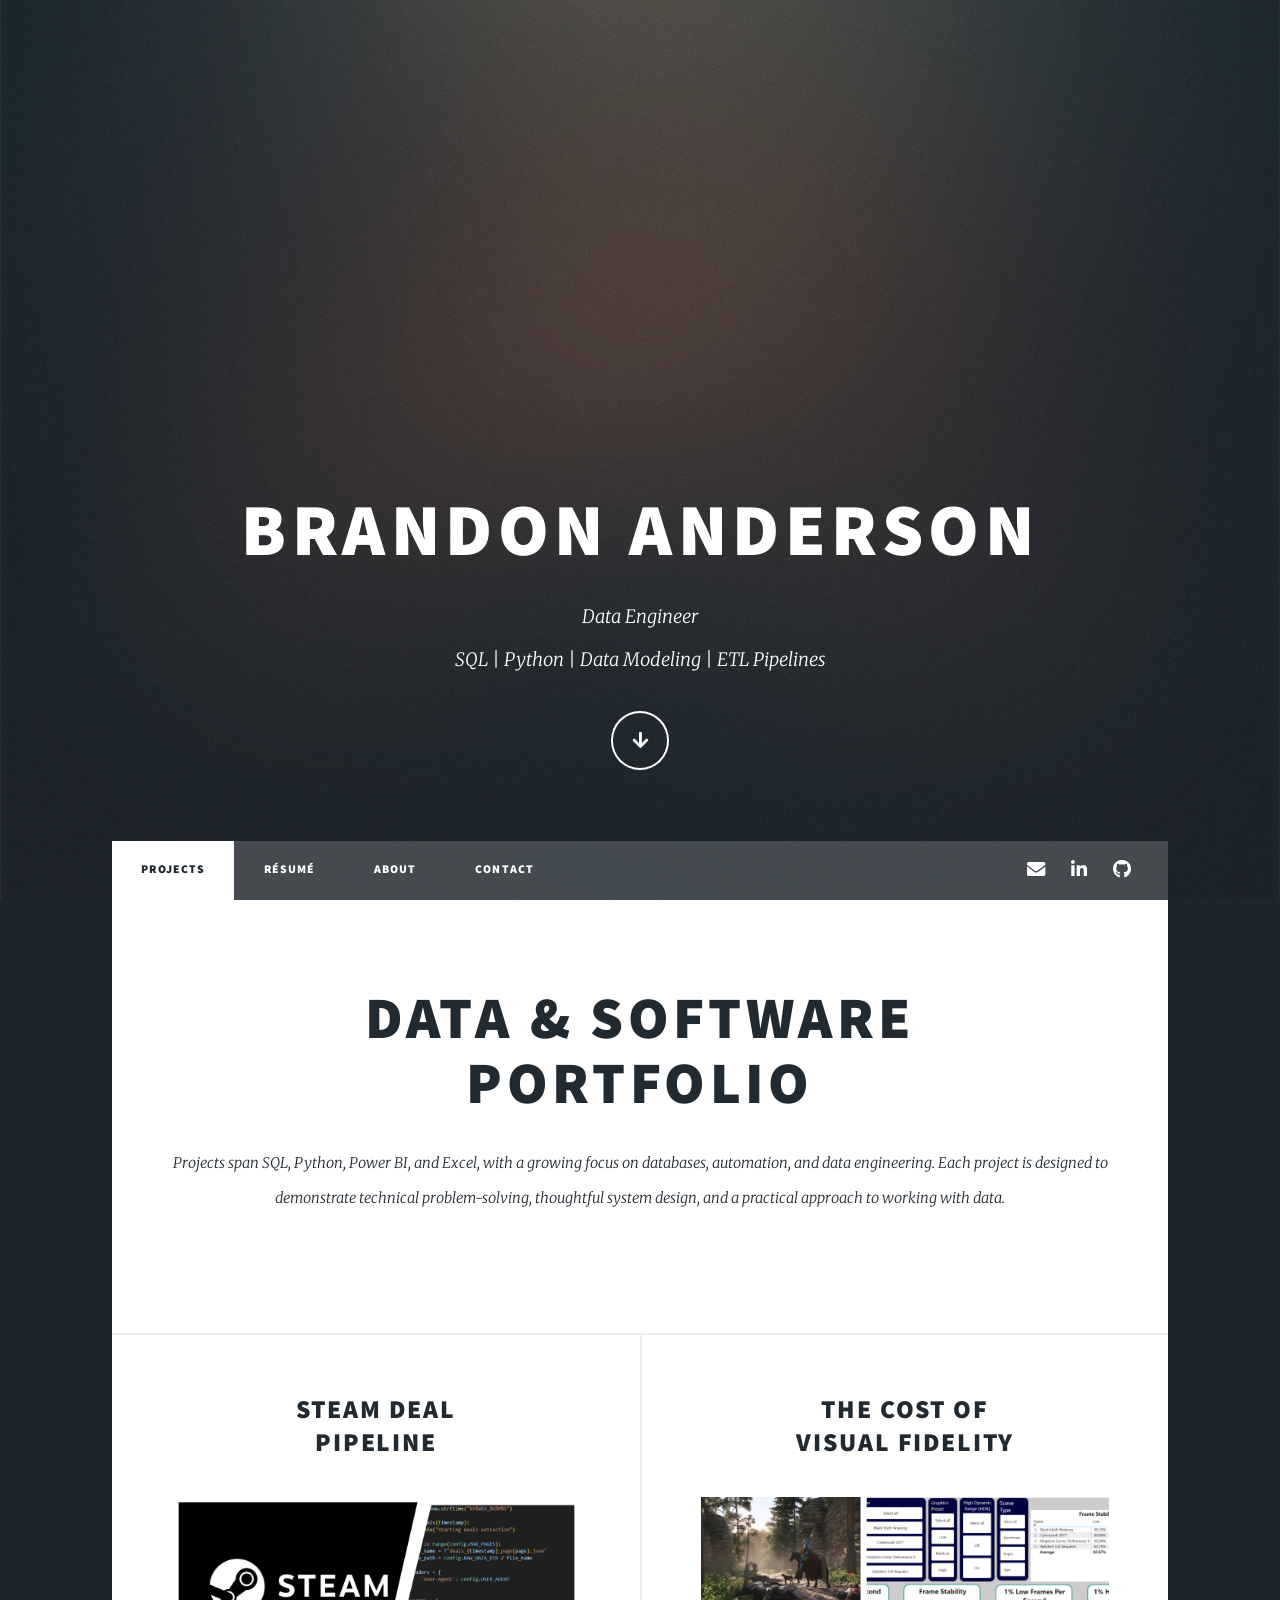
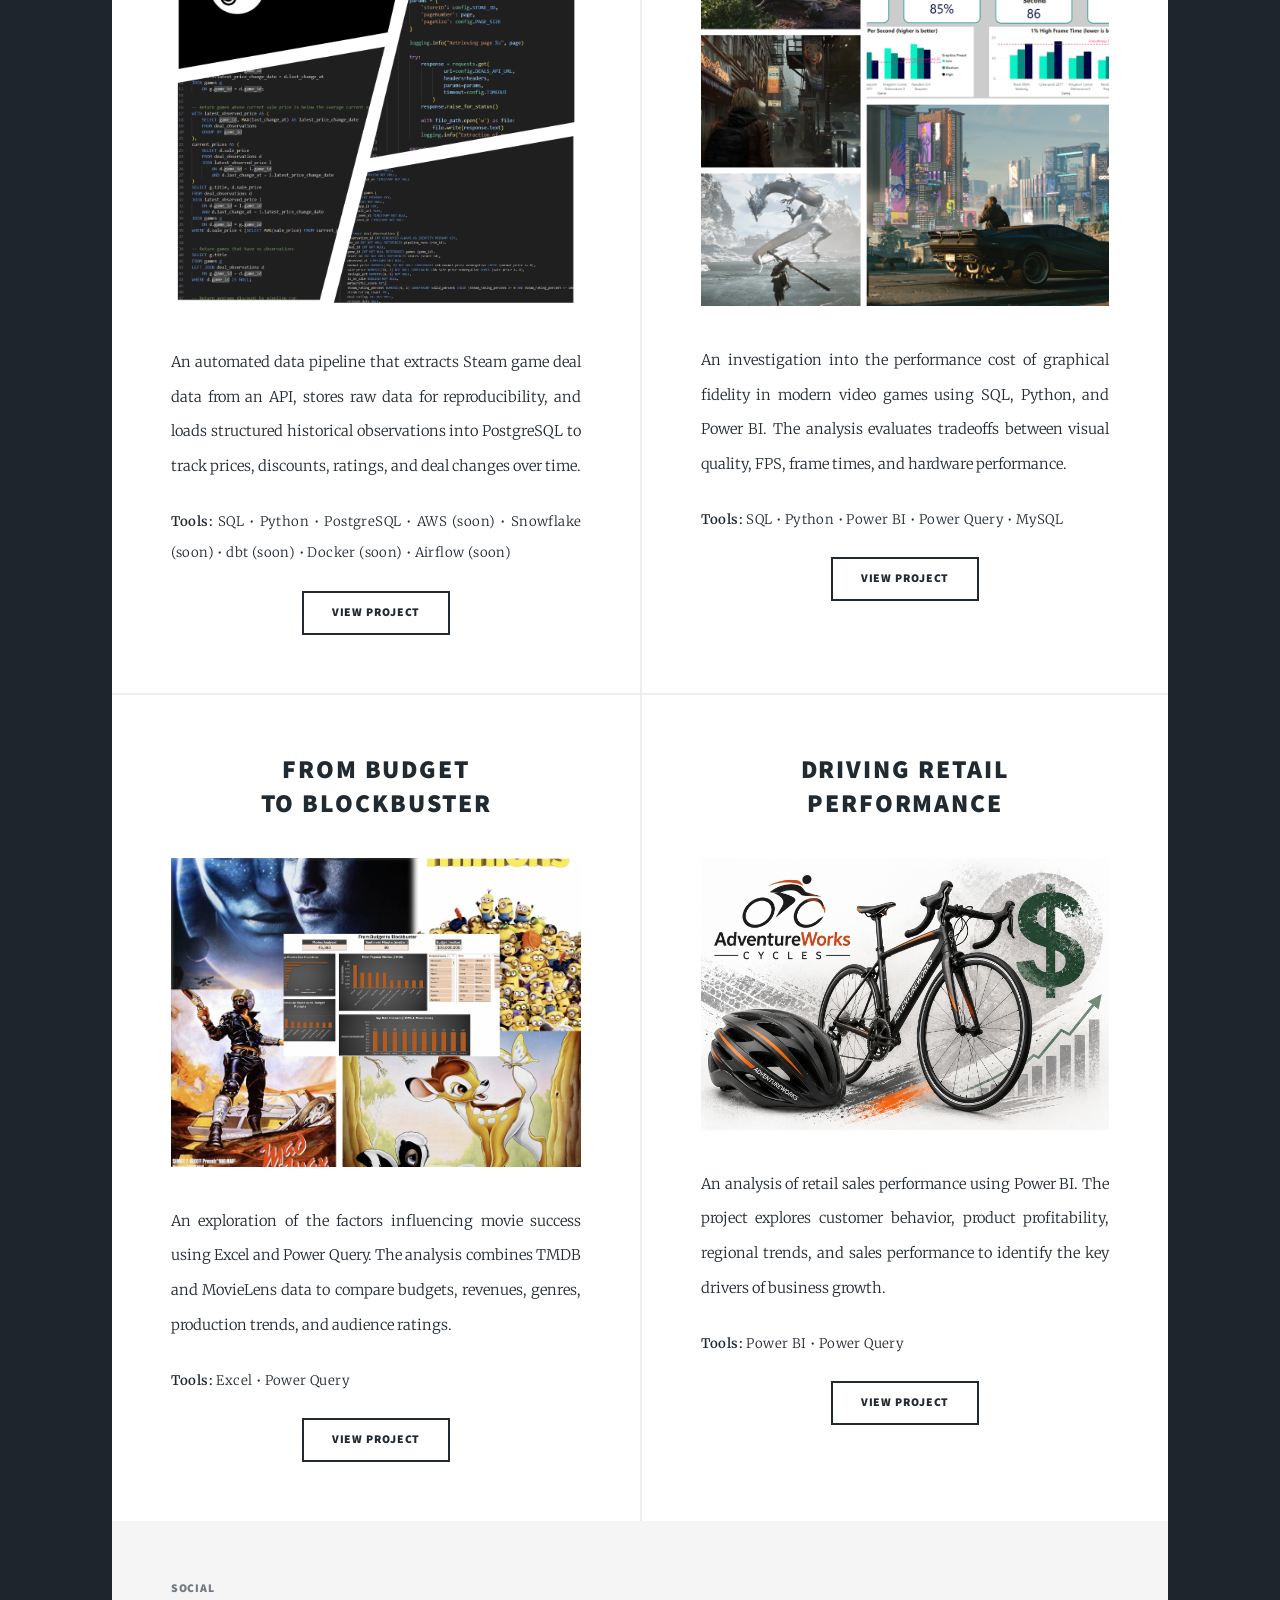
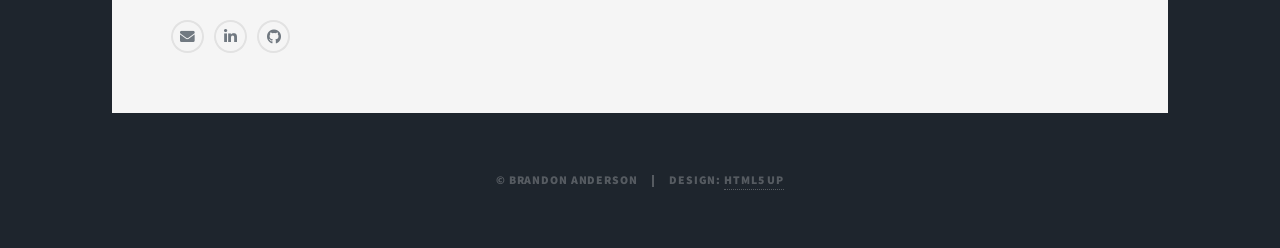
<file: index.html>
<!DOCTYPE HTML>
<html>
	<head>
		<title>Portfolio | Brandon Anderson</title>
		<meta charset="utf-8" />
		<meta name="viewport" content="width=device-width, initial-scale=1, user-scalable=no" />
		<link rel="stylesheet" href="assets/css/main.css" />
		<noscript><link rel="stylesheet" href="assets/css/noscript.css" /></noscript>
	</head>
	<body class="is-preload">

		<!-- Wrapper -->
			<div id="wrapper" class="fade-in">

				<!-- Intro -->
					<div id="intro">
						<h1>Brandon Anderson
						</h1>
						<p>Data Engineer<br />
						SQL | Python | Data Modeling | ETL Pipelines</p>
						<ul class="actions">
							<li><a href="#header" class="button icon solid solo fa-arrow-down scrolly">Continue</a></li>
						</ul>
					</div>

				<!-- Header -->
					<header id="header">
						<a href="index.html" class="logo">Brandon Anderson</a>
					</header>

				<!-- Nav -->
					<nav id="nav">
						<ul class="links">
							<li class="active"><a href="index.html">Projects</a></li>
							<li><a href="resume.html" target="_blank">Résumé</a></li>
							<li><a href="about.html">About</a></li>
							<li><a href="contact.html">Contact</a></li>
						</ul>
						<ul class="icons">
							<li>
								<a href="mailto:&#098;&#114;&#097;&#110;&#100;&#101;&#114;&#115;&#111;&#110;&#046;&#097;&#110;&#100;&#101;&#114;&#115;&#111;&#110;&#046;&#099;&#097;&#114;&#101;&#101;&#114;&#064;&#103;&#109;&#097;&#105;&#108;&#046;&#099;&#111;&#109;" class="icon solid fa-envelope">
									<span class="label">Email</span>
								</a>
							</li>
							<li>
								<a href="https://www.linkedin.com/in/brandonranderson" class="icon brands fa-linkedin-in" target="_blank">
									<span class="label">LinkedIn</span>
								</a>
							</li>

							<li>
								<a href="https://github.com/brandon-r-anderson" class="icon brands fa-github" target="_blank">
									<span class="label">GitHub</span>
								</a>
							</li>
						</ul>
					</nav>

				<!-- Main -->
					<div id="main">

						<!-- Featured Post -->
							<article class="post featured">
							
							<header class="major">
								<h2>Data & Software<br />
								Portfolio</h2>
								<p>
									Projects span SQL, Python, Power BI, and Excel, with a growing focus on
									databases, automation, and data engineering. Each project is designed to
									demonstrate technical problem-solving, thoughtful system design, and a
									practical approach to working with data.
								</p>
							</header>
							
								<!-- <a href="#" class="image main"><img src="images/pic01.jpg" alt="" /></a>
								<ul class="actions special">
									<li><a href="#" class="button large">View Project</a></li>
								</ul> -->
							</article>

						<!-- Posts -->
							<section class="posts">
								<article>
									<header>
										<!-- <span class="date">April 24, 2017</span> -->
										<h2>
											<a href="projects/steam_games_pipeline.html">
												Steam Deal<br />
												Pipeline
											</a>
										</h2>
									</header>

									<a href="projects/steam_games_pipeline.html" class="image fit">
										<img src="images/steam-games-pipeline-collage.jpg" alt="collage of pipeline screenshots" />
									</a>

									<p>
										An automated data pipeline that extracts Steam game deal data from an API, stores raw data for reproducibility, and loads structured historical observations into PostgreSQL to track prices, discounts, ratings, and deal changes over time. 
									</p>

									<p class="project-tags">
										<strong>Tools:</strong> SQL • Python • PostgreSQL • AWS (soon) • Snowflake (soon) • dbt (soon) • Docker (soon) • Airflow (soon) 
									</p>

									<ul class="actions special">
										<li>
											<a href="projects/steam_games_pipeline.html" class="button">
												View Project
											</a>
										</li>
									</ul>
								</article>

								<article>
									<header>
										<!-- <span class="date">April 24, 2017</span> -->
										<h2>
											<a href="projects/cost_of_visual_fidelity.html">
												The Cost of<br />
												Visual Fidelity
											</a>
										</h2>
									</header>

									<a href="projects/cost_of_visual_fidelity.html" class="image fit">
										<img src="images/game_graphics_collage.png" alt="The Cost of Visual Fidelity dashboard preview" />
									</a>

									<p>
										An investigation into the performance cost of graphical fidelity in modern
										video games using SQL, Python, and Power BI. The analysis evaluates tradeoffs
										between visual quality, FPS, frame times, and hardware performance.
									</p>

									<p class="project-tags">
										<strong>Tools:</strong> SQL • Python • Power BI • Power Query • MySQL
									</p>

									<ul class="actions special">
										<li>
											<a href="projects/cost_of_visual_fidelity.html" class="button">
												View Project
											</a>
										</li>
									</ul>
								</article>

								<article>
									<header>
										<!-- <span class="date">April 22, 2017</span> -->
										<h2><a href="projects/from_budget_to_blockbuster.html">From Budget<br />
										To Blockbuster</a></h2>
									</header>
									<a href="projects/from_budget_to_blockbuster.html" class="image fit"><img src="images/from_budget_to_blockbuster_collage.png" alt="movie_collage" /></a>
									<p>
										An exploration of the factors influencing movie success using Excel and Power Query. The analysis combines TMDB and MovieLens data to compare budgets, revenues, genres, production trends, and audience ratings.
									</p>
									
									<p class="project-tags">
										<strong>Tools:</strong> Excel • Power Query
									</p>
									<ul class="actions special">
										<li><a href="projects/from_budget_to_blockbuster.html" class="button">View Project</a></li>
									</ul>
								</article>

								<article>
									<header>
										<!-- <span class="date">April 18, 2017</span> -->
										<h2><a href="projects/driving_retail_performance.html">Driving Retail Performance
										</a></h2>
									</header>
									<a href="projects/driving_retail_performance.html" class="image fit"><img src="images/driving_retail_performance_collage.png" alt="" /></a>
									<p>An analysis of retail sales performance using Power BI. The project explores customer behavior, product profitability, regional trends, and sales performance to identify the key drivers of business growth.</p>
									<p class="project-tags">
										<strong>Tools:</strong> Power BI • Power Query
									</p>
									<ul class="actions special">
										<li><a href="projects/driving_retail_performance.html" class="button">View Project</a></li>
									</ul>
								</article>
							</section>

						<!-- Footer -->
							<!-- <footer> -->
								<!-- <div class="pagination"> -->
									<!--<a href="#" class="previous">Prev</a>-->
									<!-- <a href="#" class="page active">1</a> -->
									<!-- <a href="#" class="page">2</a> -->
									<!-- <span class="extra">&hellip;</span> -->
									<!-- <a href="#" class="next">Next</a> -->
								<!-- </div> -->
							<!-- </footer> -->

					</div>

				<!-- Footer -->
					<footer id="footer">
						<section>
								<h3>Social</h3>
								<ul class="icons alt">
									<li>
										<a href="mailto:mailto:&#098;&#114;&#097;&#110;&#100;&#101;&#114;&#115;&#111;&#110;&#046;&#097;&#110;&#100;&#101;&#114;&#115;&#111;&#110;&#046;&#099;&#097;&#114;&#101;&#101;&#114;&#064;&#103;&#109;&#097;&#105;&#108;&#046;&#099;&#111;&#109;" 
											class="icon solid fa-envelope"
											target="_blank">
											<span class="label">Email</span>
										</a>
									</li>
									<li>
										<a href="https://www.linkedin.com/in/brandonranderson" 
											class="icon brands fa-linkedin-in" 
											target="_blank">
											<span class="label">LinkedIn</span>
										</a>
									</li>									
									<li>
										<a href="https://github.com/brandon-r-anderson" 
											class="icon brands alt fa-github" 
											target="_blank">
											<span class="label">GitHub</span>
										</a>
									</li>
								</ul>
						</section>
					</footer>

				<!-- Copyright -->
					<div id="copyright">
						<ul><li>&copy; Brandon Anderson</li><li>Design: <a href="https://html5up.net" target="_blank">HTML5 UP</a></li></ul>
					</div>

		<!-- Scripts -->
			<script src="assets/js/jquery.min.js"></script>
			<script src="assets/js/jquery.scrollex.min.js"></script>
			<script src="assets/js/jquery.scrolly.min.js"></script>
			<script src="assets/js/browser.min.js"></script>
			<script src="assets/js/breakpoints.min.js"></script>
			<script src="assets/js/util.js"></script>
			<script src="assets/js/main.js"></script>

	</body>
</html>
</file>
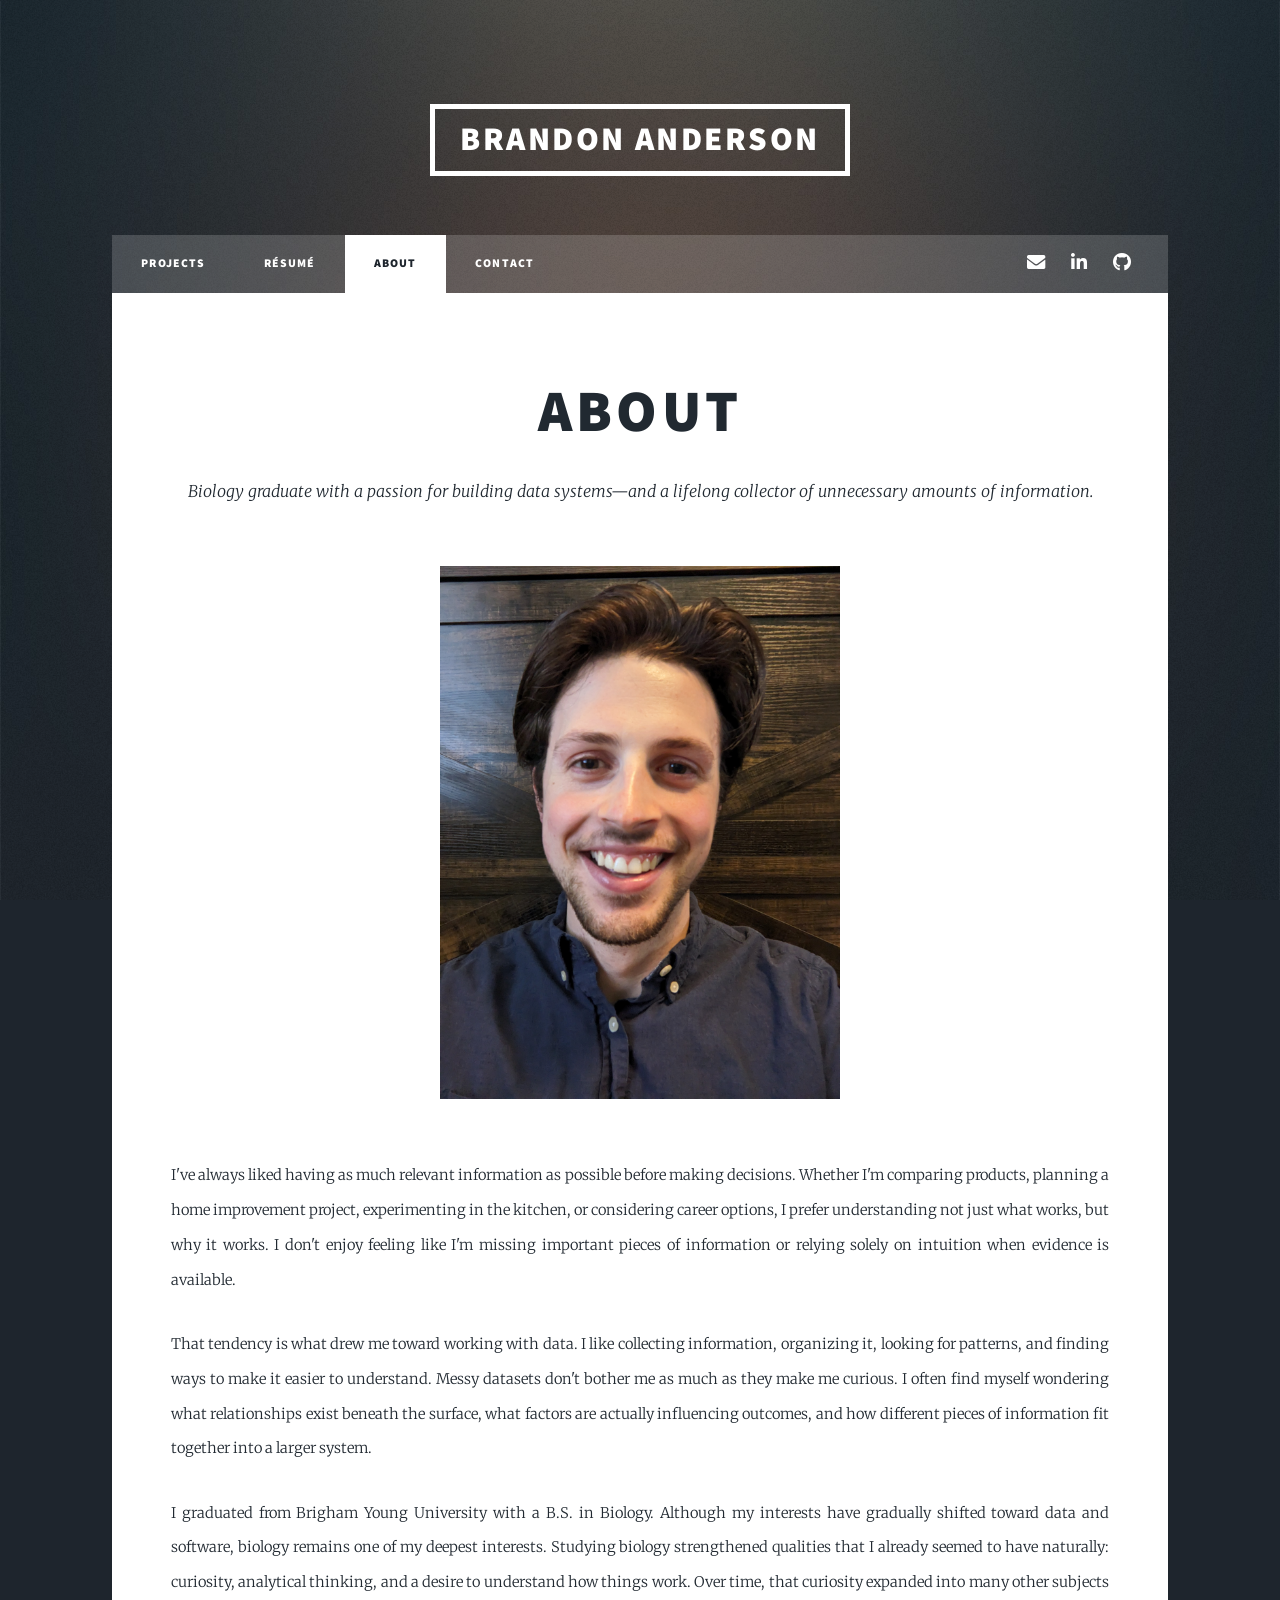
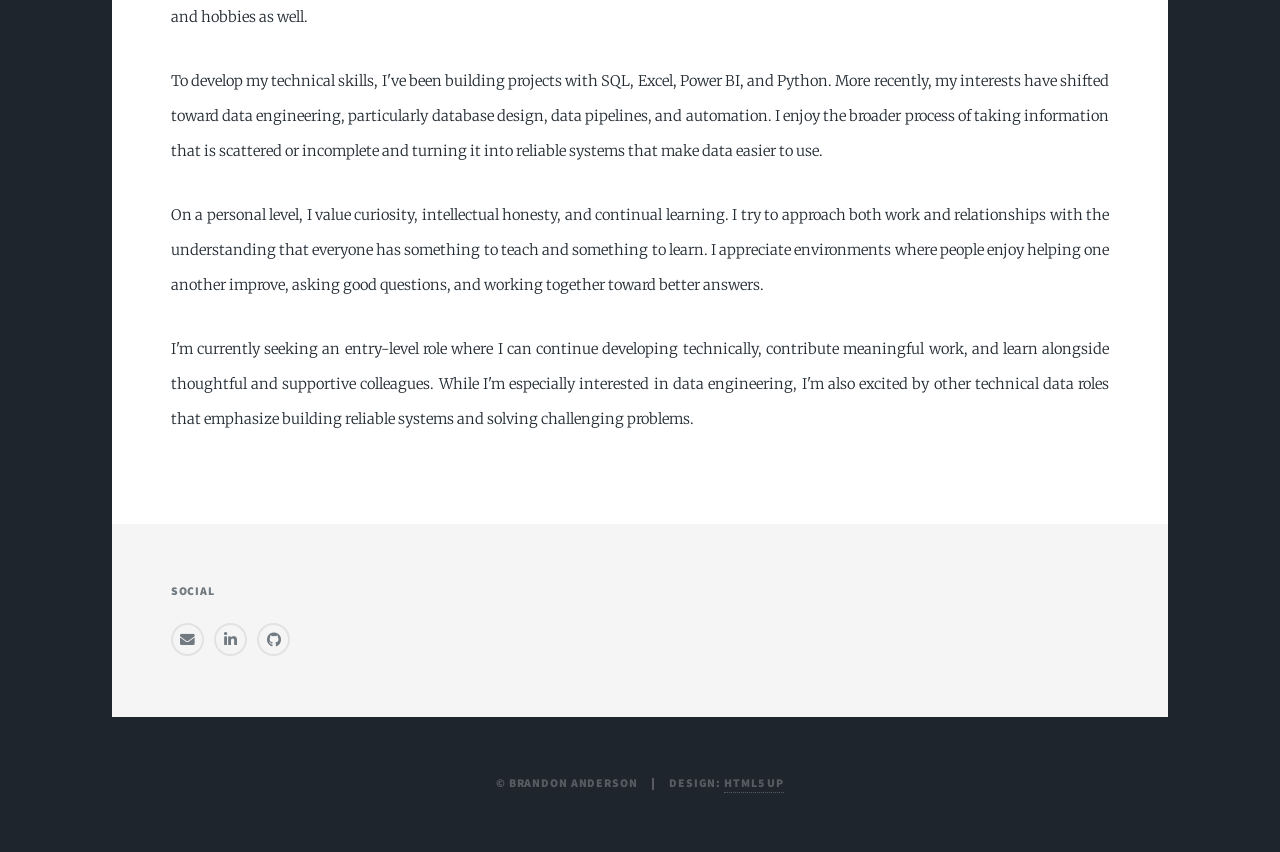
<file: about.html>
<!DOCTYPE HTML>
<html>
	<head>
		<title>About | Brandon Anderson</title>
		<meta charset="utf-8" />
		<meta name="viewport" content="width=device-width, initial-scale=1, user-scalable=no" />
		<link rel="stylesheet" href="assets/css/main.css" />
		<noscript><link rel="stylesheet" href="assets/css/noscript.css" /></noscript>
	</head>
	<body class="is-preload">

		<!-- Wrapper -->
			<div id="wrapper">

				<!-- Header -->
					<header id="header">
						<a href="index.html" class="logo">Brandon Anderson</a>
					</header>

				<!-- Nav -->
					<nav id="nav">
						<ul class="links">
							<li><a href="index.html">Projects</a></li>
							<li><a href="resume.html" target="_blank">Résumé</a></li>
							<li class="active"><a href="about.html">About</a></li>
							<li><a href="contact.html">Contact</a></li>
						</ul>
						<ul class="icons">
							<li>
								<a href="mailto:&#098;&#114;&#097;&#110;&#100;&#101;&#114;&#115;&#111;&#110;&#046;&#097;&#110;&#100;&#101;&#114;&#115;&#111;&#110;&#046;&#099;&#097;&#114;&#101;&#101;&#114;&#064;&#103;&#109;&#097;&#105;&#108;&#046;&#099;&#111;&#109;" class="icon solid fa-envelope">
									<span class="label">Email</span>
								</a>
							</li>
							<li>
								<a href="https://www.linkedin.com/in/brandonranderson" class="icon brands fa-linkedin-in" target="_blank">
									<span class="label">LinkedIn</span>
								</a>
							</li>

							<li>
								<a href="https://github.com/brandon-r-anderson" class="icon brands fa-github" target="_blank">
									<span class="label">GitHub</span>
								</a>
							</li>
						</ul>
					</nav>

				<!-- Main -->
					<div id="main">

						<!-- Post -->
							<section class="post">
								<header class="major">
									<!-- <span class="date">April 25, 2017</span> -->
									<h1>About</h1>
									<p>Biology graduate with a passion for building data systems—and a lifelong collector of unnecessary amounts of information.</p>
								</header>
								<div class="image main headshot"><img src="images/headshot.jpg" alt="Brandon Anderson's headshot" /></div>
								<p>I've always liked having as much relevant information as possible before making decisions. Whether I'm comparing products, planning a home improvement project, experimenting in the kitchen, or considering career options, I prefer understanding not just what works, but why it works. I don't enjoy feeling like I'm missing important pieces of information or relying solely on intuition when evidence is available.</p>

								<p>That tendency is what drew me toward working with data. I like collecting information, organizing it, looking for patterns, and finding ways to make it easier to understand. Messy datasets don't bother me as much as they make me curious. I often find myself wondering what relationships exist beneath the surface, what factors are actually influencing outcomes, and how different pieces of information fit together into a larger system.</p>

								<p>I graduated from Brigham Young University with a B.S. in Biology. Although my interests have gradually shifted toward data and software, biology remains one of my deepest interests. Studying biology strengthened qualities that I already seemed to have naturally: curiosity, analytical thinking, and a desire to understand how things work. Over time, that curiosity expanded into many other subjects and hobbies as well.</p>

								<p>To develop my technical skills, I've been building projects with SQL, Excel, Power BI, and Python. More recently, my interests have shifted toward data engineering, particularly database design, data pipelines, and automation. I enjoy the broader process of taking information that is scattered or incomplete and turning it into reliable systems that make data easier to use.</p>

								<p>On a personal level, I value curiosity, intellectual honesty, and continual learning. I try to approach both work and relationships with the understanding that everyone has something to teach and something to learn. I appreciate environments where people enjoy helping one another improve, asking good questions, and working together toward better answers.</p>

								<p>I'm currently seeking an entry-level role where I can continue developing technically, contribute meaningful work, and learn alongside thoughtful and supportive colleagues. While I'm especially interested in data engineering, I'm also excited by other technical data roles that emphasize building reliable systems and solving challenging problems.</p>
							</section>

					</div>

				<!-- Footer -->
					<footer id="footer">
						<section>
								<h3>Social</h3>
								<ul class="icons alt">
									<li>
										<a href="mailto:mailto:&#098;&#114;&#097;&#110;&#100;&#101;&#114;&#115;&#111;&#110;&#046;&#097;&#110;&#100;&#101;&#114;&#115;&#111;&#110;&#046;&#099;&#097;&#114;&#101;&#101;&#114;&#064;&#103;&#109;&#097;&#105;&#108;&#046;&#099;&#111;&#109;" class="icon solid fa-envelope">
											<span class="label">Email</span>
										</a>
									</li>
									<li>
										<a href="https://www.linkedin.com/in/brandonranderson" 
											class="icon brands fa-linkedin-in" 
											target="_blank">
											<span class="label">LinkedIn</span>
										</a>
									</li>									
									<li>
										<a href="https://github.com/brandon-r-anderson" 
											class="icon brands alt fa-github" 
											target="_blank">
											<span class="label">GitHub</span>
										</a>
									</li>
								</ul>
							</section>
						</section>
					</footer>

				<!-- Copyright -->
					<div id="copyright">
						<ul><li>&copy; Brandon Anderson</li><li>Design: <a href="https://html5up.net" target="_blank">HTML5 UP</a></li></ul>
					</div>

			</div>

		<!-- Scripts -->
			<script src="assets/js/jquery.min.js"></script>
			<script src="assets/js/jquery.scrollex.min.js"></script>
			<script src="assets/js/jquery.scrolly.min.js"></script>
			<script src="assets/js/browser.min.js"></script>
			<script src="assets/js/breakpoints.min.js"></script>
			<script src="assets/js/util.js"></script>
			<script src="assets/js/main.js"></script>

	</body>
</html>
</file>
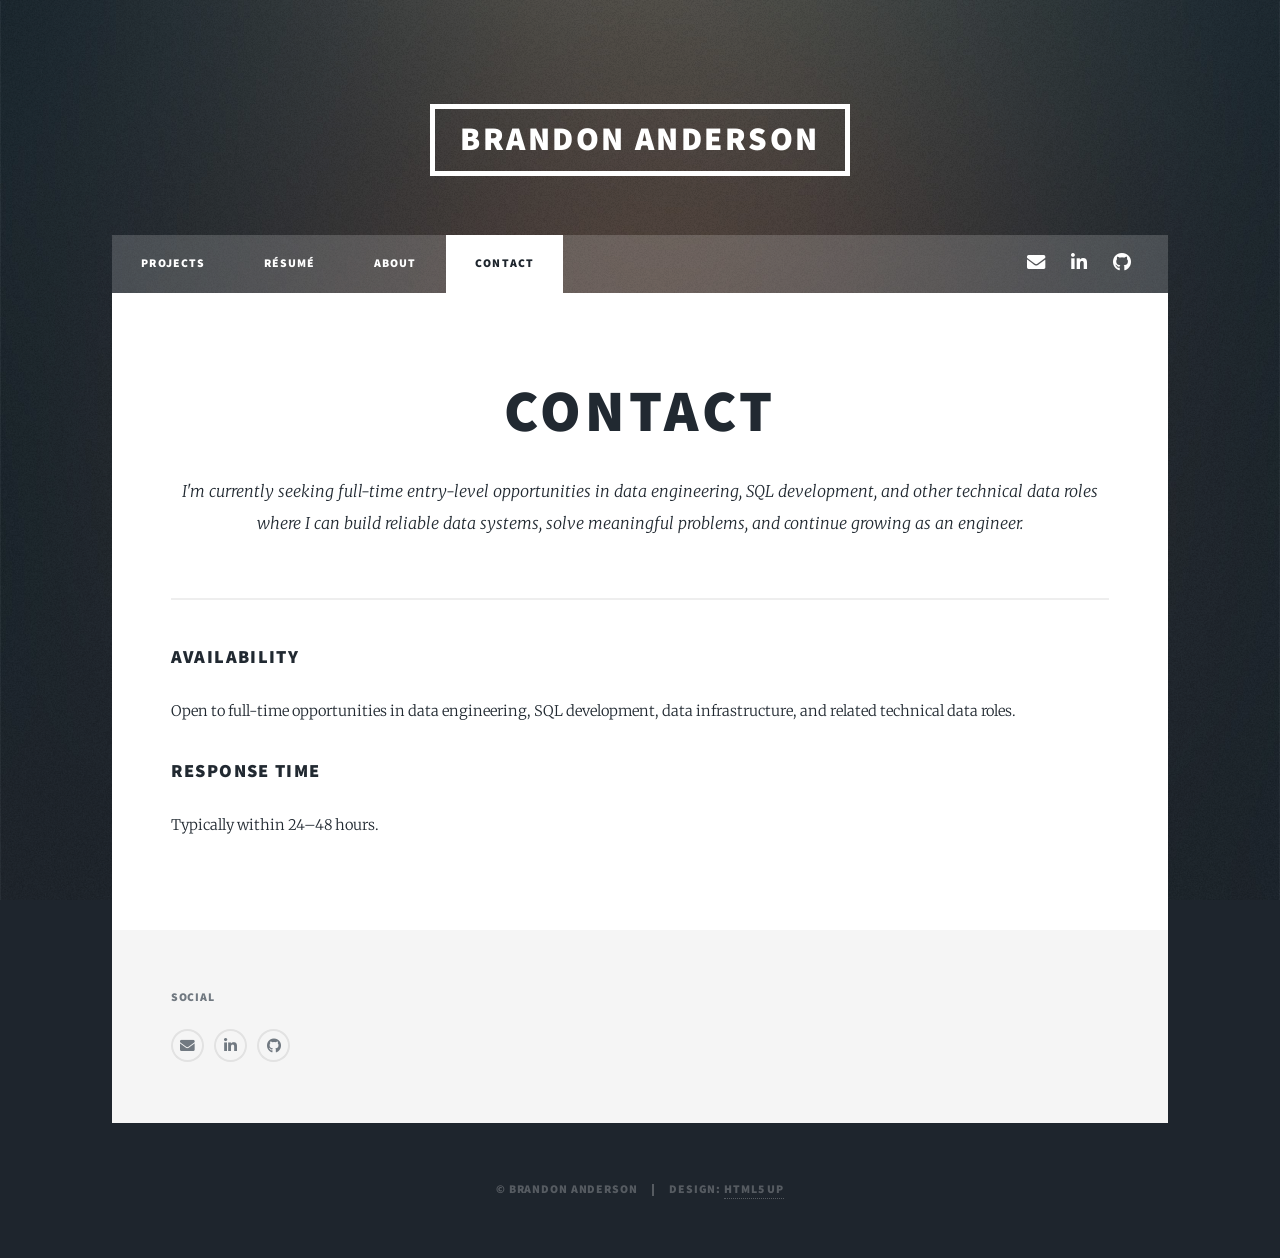
<file: contact.html>
<!DOCTYPE HTML>
<html>
	<head>
		<title>Contact | Brandon Anderson</title>
		<meta charset="utf-8" />
		<meta name="viewport" content="width=device-width, initial-scale=1, user-scalable=no" />
		<link rel="stylesheet" href="assets/css/main.css" />
		<noscript><link rel="stylesheet" href="assets/css/noscript.css" /></noscript>
	</head>
	<body class="is-preload">

		<!-- Wrapper -->
			<div id="wrapper">

				<!-- Header -->
					<header id="header">
						<a href="index.html" class="logo">Brandon Anderson</a>
					</header>

				<!-- Nav -->
					<nav id="nav">
						<ul class="links">
							<li><a href="index.html">Projects</a></li>
							<li><a href="resume.html" target="_blank">Résumé</a></li>
                            <li><a href="about.html">About</a></li>
							<li class="active"><a href="contact.html">Contact</a></li>
						</ul>
						<ul class="icons">
							<li>
								<a href="mailto:&#098;&#114;&#097;&#110;&#100;&#101;&#114;&#115;&#111;&#110;&#046;&#097;&#110;&#100;&#101;&#114;&#115;&#111;&#110;&#046;&#099;&#097;&#114;&#101;&#101;&#114;&#064;&#103;&#109;&#097;&#105;&#108;&#046;&#099;&#111;&#109;" class="icon solid fa-envelope">
									<span class="label">Email</span>
								</a>
							</li>
							<li>
								<a href="https://www.linkedin.com/in/brandonranderson" class="icon brands fa-linkedin-in" target="_blank">
									<span class="label">LinkedIn</span>
								</a>
							</li>

							<li>
								<a href="https://github.com/brandon-r-anderson" class="icon brands fa-github" target="_blank">
									<span class="label">GitHub</span>
								</a>
							</li>
						</ul>
					</nav>

				<!-- Main -->
                    <div id="main">

						<section class="post">
							<header class="major">
								<h1>Contact</h1>
								<p>
									I'm currently seeking full-time entry-level opportunities in data engineering,
									SQL development, and other technical data roles where I can build reliable
									data systems, solve meaningful problems, and continue growing as an engineer.
								</p>
							</header>

							<hr/>

							<h3>Availability</h3>
							<p>
								Open to full-time opportunities in data engineering, SQL development,
								data infrastructure, and related technical data roles.
							</p>

							<h3>Response Time</h3>
							<p>
								Typically within 24–48 hours.
							</p>

						</section>

                    </div>

				<!-- Footer -->
					<footer id="footer">
						<section>
								<h3>Social</h3>
								<ul class="icons alt">
									<li>
										<a href="mailto:mailto:&#098;&#114;&#097;&#110;&#100;&#101;&#114;&#115;&#111;&#110;&#046;&#097;&#110;&#100;&#101;&#114;&#115;&#111;&#110;&#046;&#099;&#097;&#114;&#101;&#101;&#114;&#064;&#103;&#109;&#097;&#105;&#108;&#046;&#099;&#111;&#109;" 
											class="icon solid fa-envelope"
											target="_blank">
											<span class="label">Email</span>
										</a>
									</li>
									<li>
										<a href="https://www.linkedin.com/in/brandonranderson" 
											class="icon brands fa-linkedin-in" 
											target="_blank">
											<span class="label">LinkedIn</span>
										</a>
									</li>									
									<li>
										<a href="https://github.com/brandon-r-anderson" 
											class="icon brands alt fa-github" 
											target="_blank">
											<span class="label">GitHub</span>
										</a>
									</li>
								</ul>
						</section>
					</footer>

				<!-- Copyright -->
					<div id="copyright">
						<ul><li>&copy; Brandon Anderson</li><li>Design: <a href="https://html5up.net" target="_blank">HTML5 UP</a></li></ul>
					</div>

		<!-- Scripts -->
			<script src="assets/js/jquery.min.js"></script>
			<script src="assets/js/jquery.scrollex.min.js"></script>
			<script src="assets/js/jquery.scrolly.min.js"></script>
			<script src="assets/js/browser.min.js"></script>
			<script src="assets/js/breakpoints.min.js"></script>
			<script src="assets/js/util.js"></script>
			<script src="assets/js/main.js"></script>

	</body>
</html>
</file>
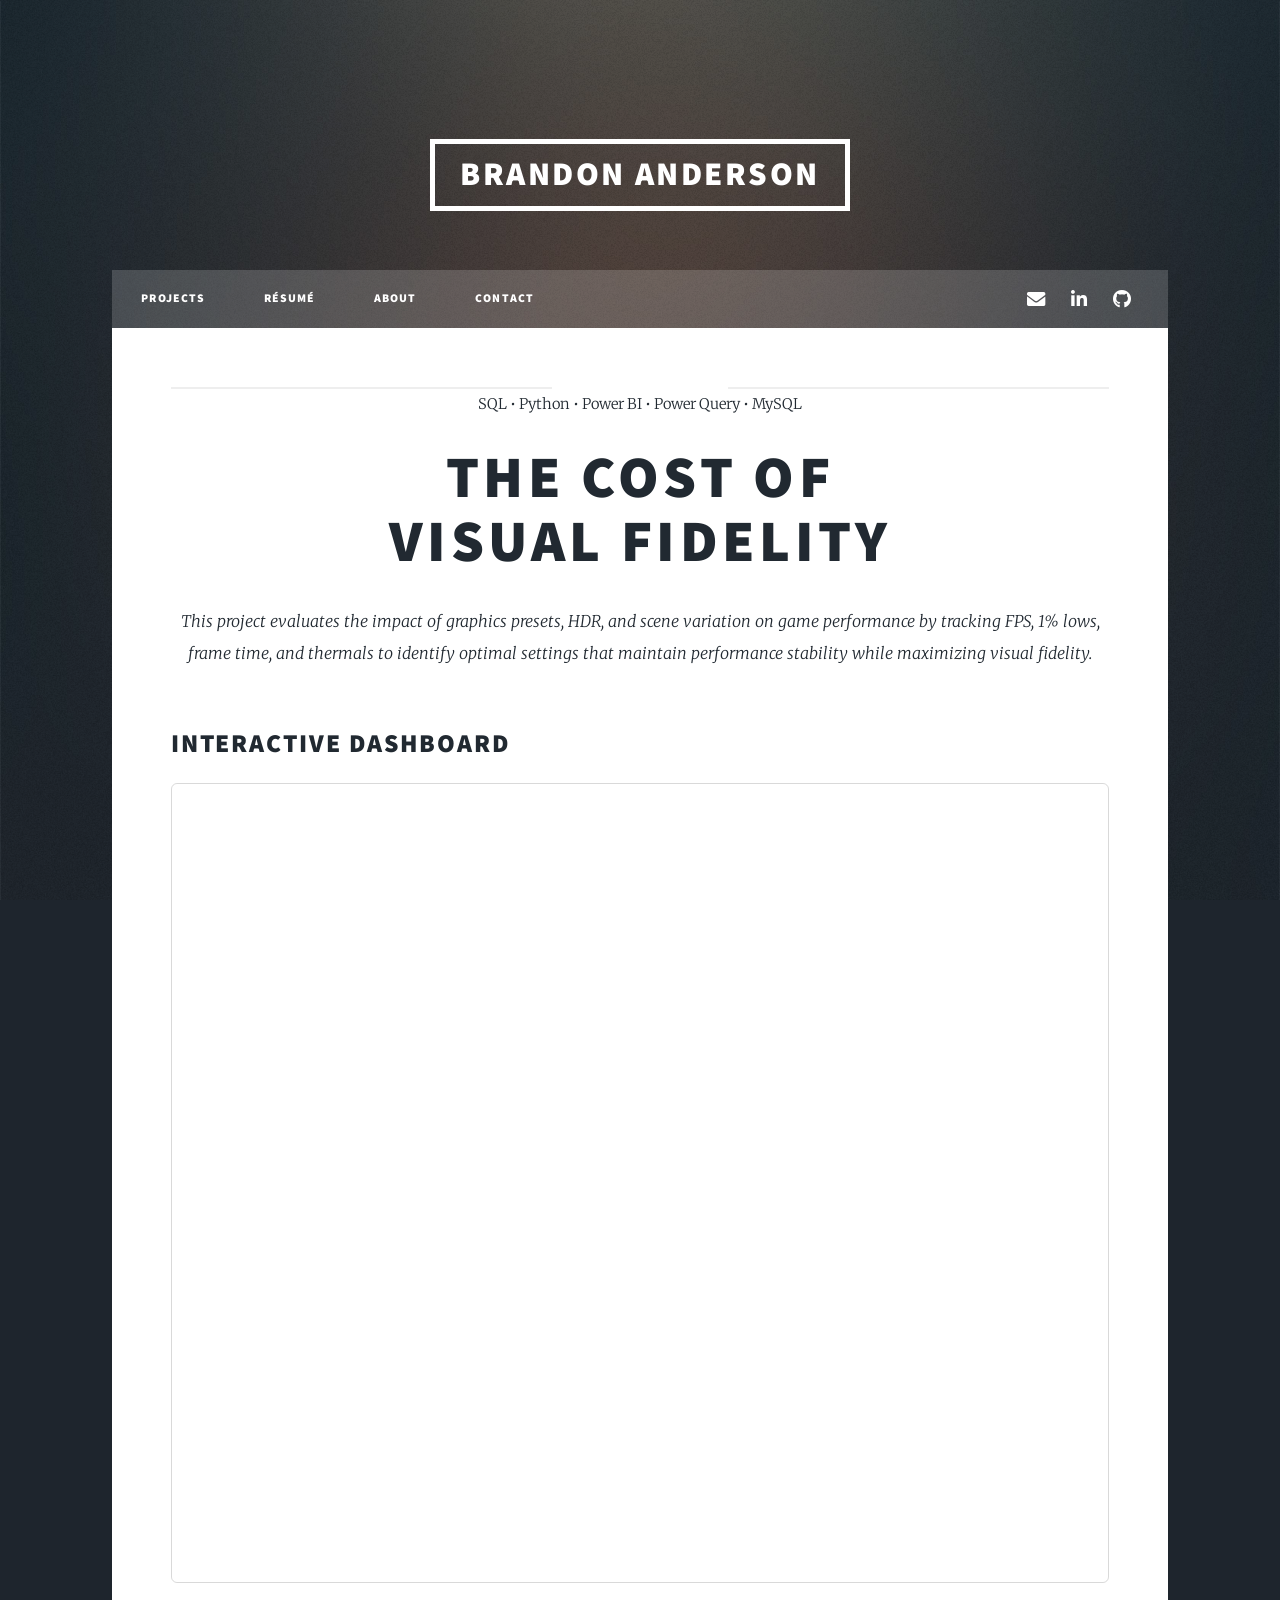
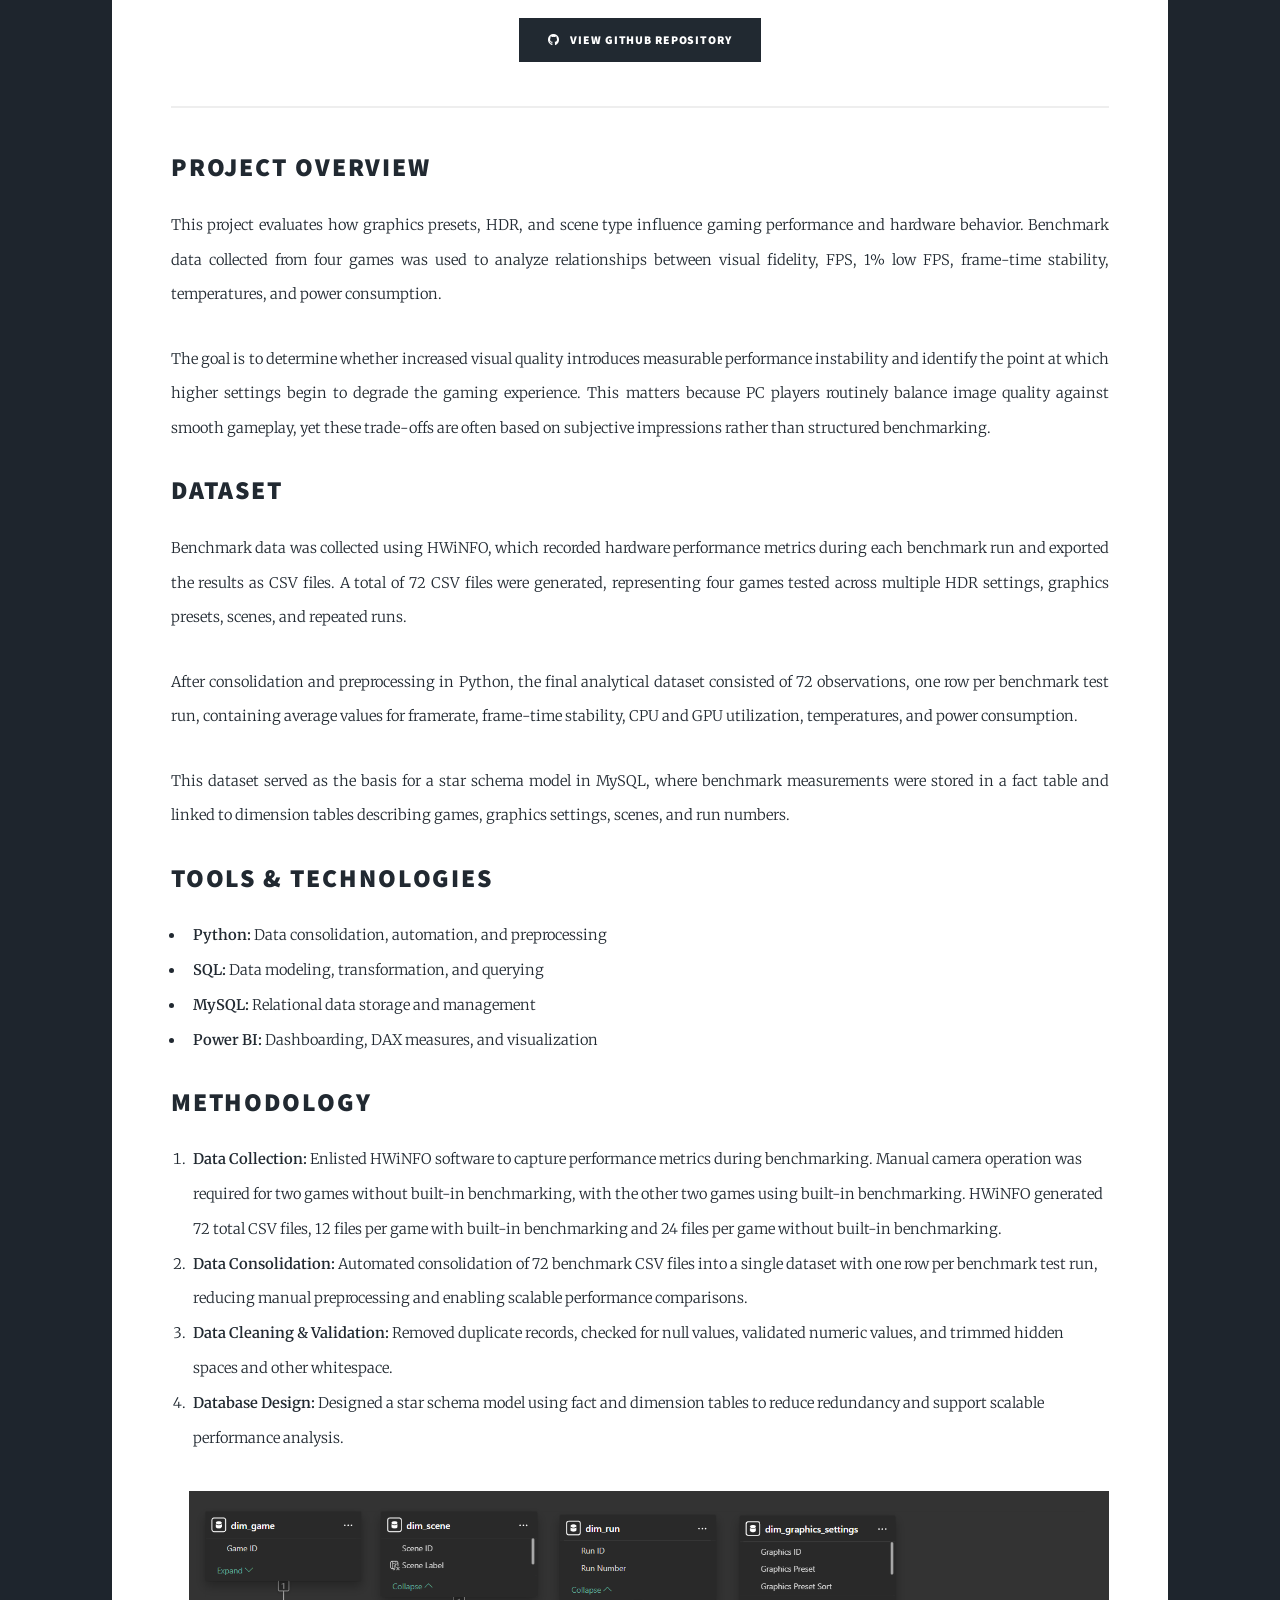
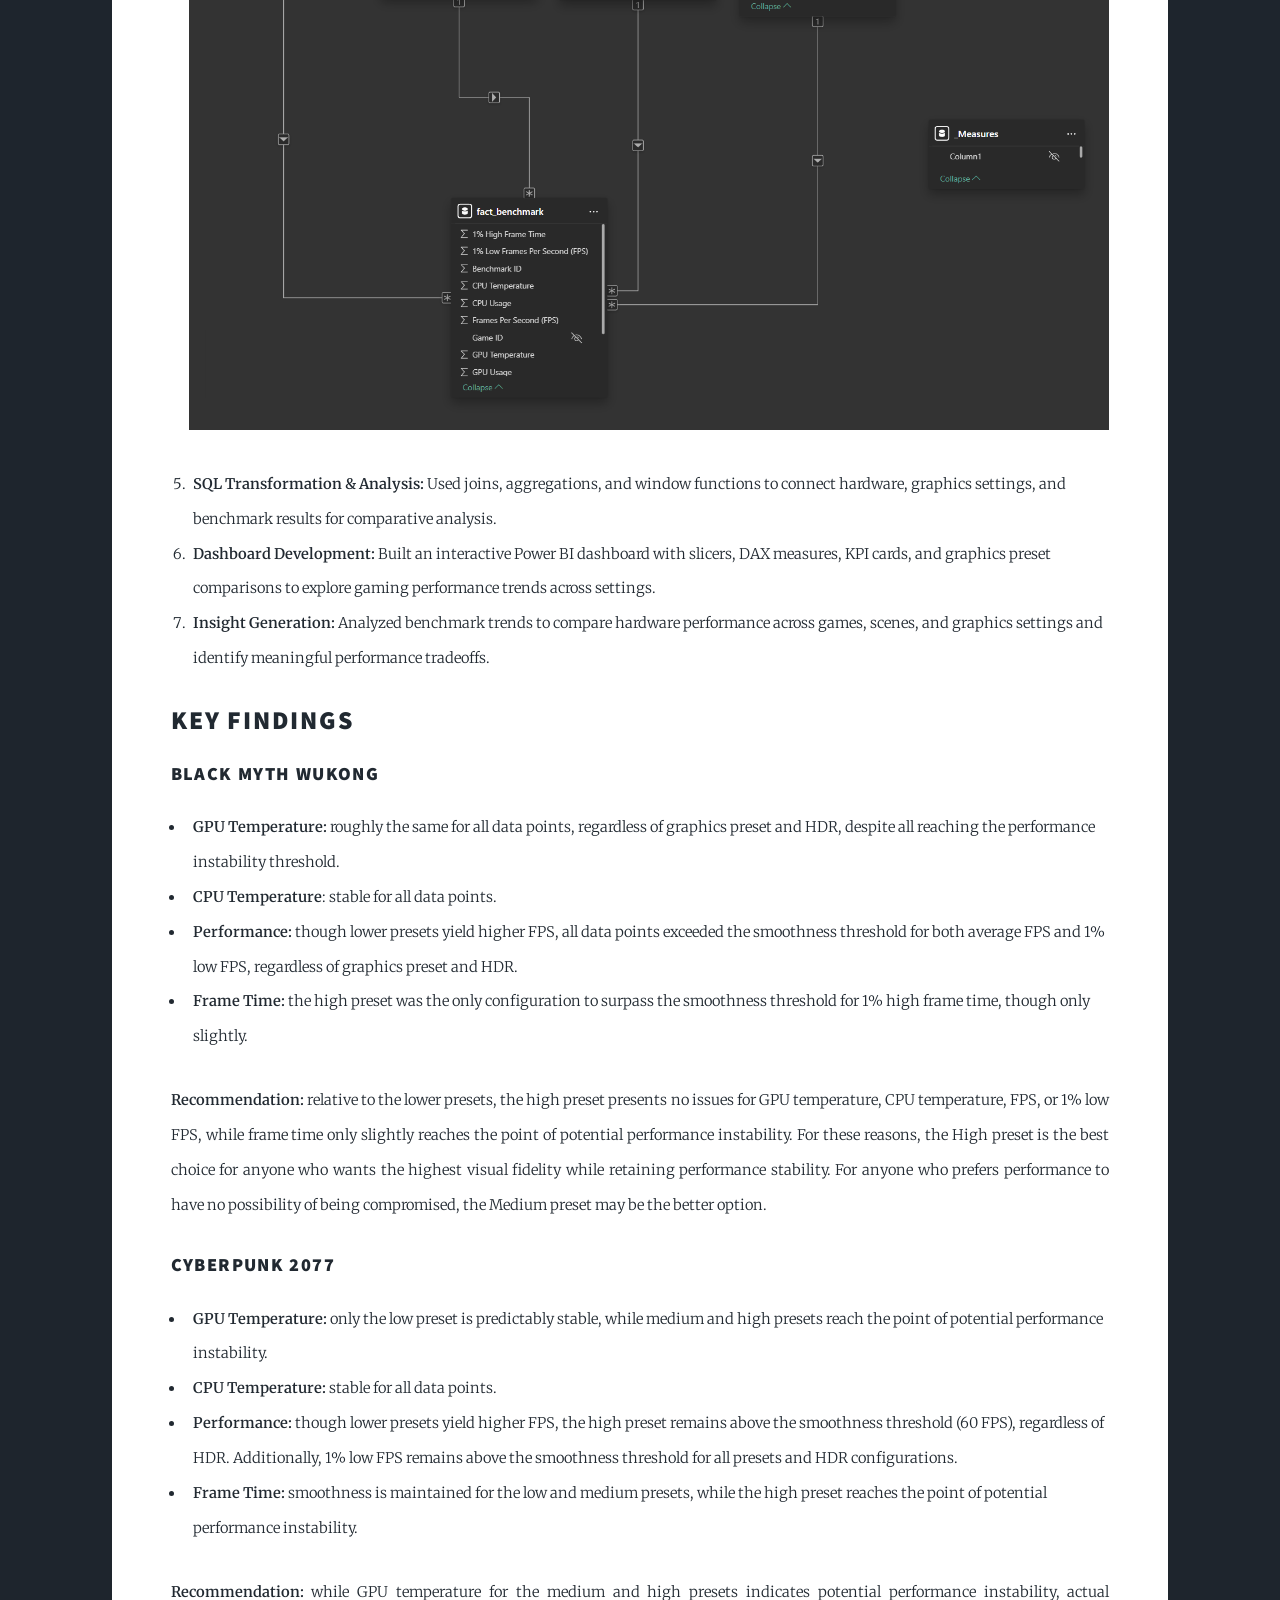
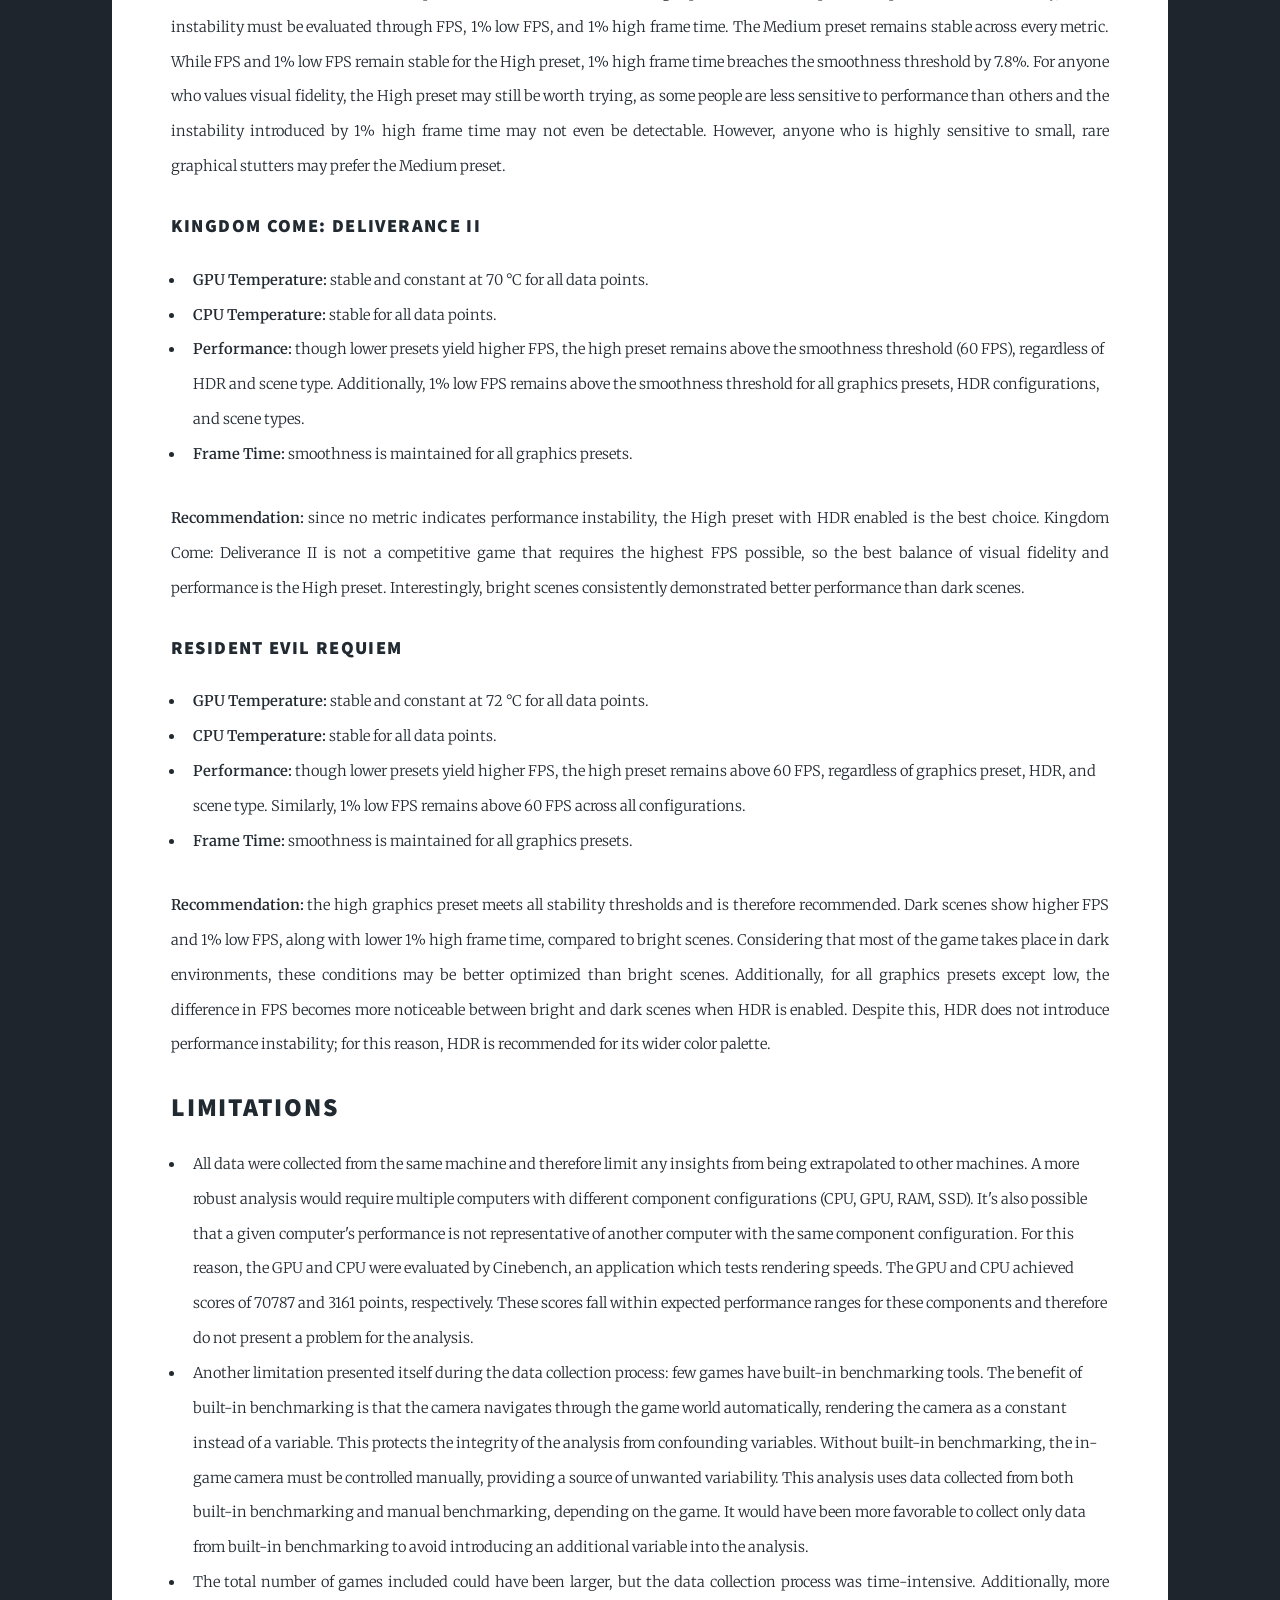
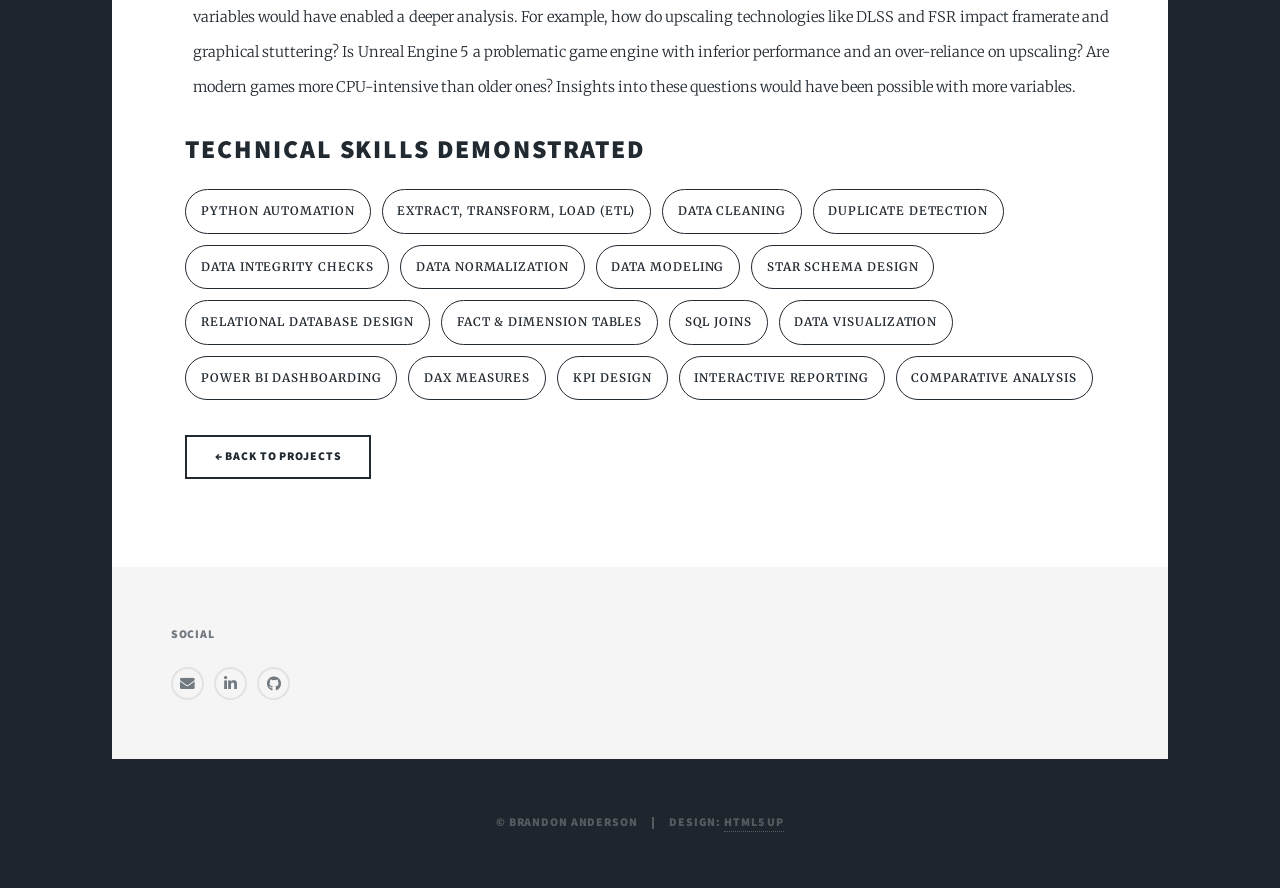
<file: projects/cost_of_visual_fidelity.html>
```html
<!DOCTYPE HTML>
<html>
<head>
    <title>The Cost of Visual Fidelity | Brandon Anderson</title>
    <meta charset="utf-8" />
    <meta name="viewport" content="width=device-width, initial-scale=1, user-scalable=no" />
    <link rel="stylesheet" href="../assets/css/main.css" />
    <noscript>
        <link rel="stylesheet" href="../assets/css/noscript.css" />
    </noscript>
</head>

<body class="is-preload">

    <!-- Wrapper -->
    <div id="wrapper">

        <!-- Header -->
        <header id="header">
            <a href="../index.html" class="logo">Brandon Anderson</a>
        </header>

        <!-- Nav -->
        <nav id="nav">
            <ul class="links">
                <li><a href="../index.html">Projects</a></li>
                <li><a href="../resume.html" target="_blank">Résumé</a></li>
                <li><a href="../about.html" target="_blank">About</a></li>
                <li><a href="../contact.html">Contact</a></li>
            </ul>

            <ul class="icons">
                <li>
                    <a href="mailto:mailto:&#098;&#114;&#097;&#110;&#100;&#101;&#114;&#115;&#111;&#110;&#046;&#097;&#110;&#100;&#101;&#114;&#115;&#111;&#110;&#046;&#099;&#097;&#114;&#101;&#101;&#114;&#064;&#103;&#109;&#097;&#105;&#108;&#046;&#099;&#111;&#109;" 
                        class="icon solid fa-envelope"
                        target="_blank">
                        <span class="label">Email</span>
                    </a>
                </li>

                <li>
                    <a href="https://www.linkedin.com/in/brandonranderson" 
                        class="icon brands fa-linkedin-in" 
                        target="_blank">
						<span class="label">LinkedIn</span>
					</a>
                </li>

                <li>
                    <a href="https://github.com/brandon-r-anderson" 
                        class="icon brands alt fa-github" 
                        target="_blank">
                        <span class="label">GitHub</span>
					</a>
                </li>
            </ul>
        </nav>

        <!-- Main -->
        <div id="main">

            <!-- Project Header -->
            <section class="post">

                <header class="major">
                    <span class="date">SQL • Python • Power BI • Power Query • MySQL</span>
                    <h1>The Cost of <br>Visual Fidelity</h1>
                    <p>
                        This project evaluates the impact of graphics presets, HDR, and scene variation on game performance by tracking FPS, 1% lows, frame time, and thermals to identify optimal settings that maintain performance stability while maximizing visual fidelity.
                    </p>
                </header>

                <!-- Interactive Dashboard --> 
                 <h2>Interactive Dashboard</h2> 
                 <div class="powerbi-container"> 
                    <iframe title="The Cost of Visual Fidelity" width="600" height="373.5" src="https://app.powerbi.com/view?r=eyJrIjoiNmY2YzQ5YjctNmRjZC00MmU3LTljZTYtNDc5NDVmNzNiNmVhIiwidCI6ImYwYmM4NDA2LWExNDktNDFjZS04YjlhLWUyMWJjMWQ2ZWVmZSIsImMiOjZ9" frameborder="0" allowFullScreen="true"></iframe>
                </div>
                <br>

                <!-- Quick Links -->
                <ul class="actions special">
                    <li>
                        <a href="https://github.com/brandon-r-anderson/the-cost-of-visual-fidelity"
                            class="button primary icon brands fa-github"
                            target="_blank">
                            View GitHub Repository
                        </a>
                    </li>
                </ul>

                <hr />

                <!-- Project Overview -->
                <h2>Project Overview</h2>

                <p>
                    This project evaluates how graphics presets, HDR, and scene type influence gaming performance and hardware behavior. Benchmark data collected from four games was used to analyze relationships between visual fidelity, FPS, 1% low FPS, frame-time stability, temperatures, and power consumption.
                </p>

                <p>
                    The goal is to determine whether increased visual quality introduces measurable performance instability and identify the point at which higher settings begin to degrade the gaming experience. This matters because PC players routinely balance image quality against smooth gameplay, yet these trade-offs are often based on subjective impressions rather than structured benchmarking.
                </p>

                <!-- Dataset -->
                <h2>Dataset</h2>

                <p>
                    Benchmark data was collected using HWiNFO, which recorded hardware
                    performance metrics during each benchmark run and exported the results
                    as CSV files. A total of 72 CSV files were generated, representing four
                    games tested across multiple HDR settings, graphics presets, scenes, and
                    repeated runs.
                </p>

                <p>
                    After consolidation and preprocessing in Python, the final analytical
                    dataset consisted of 72 observations, one row per benchmark test run,
                    containing average values for framerate, frame-time stability, CPU and
                    GPU utilization, temperatures, and power consumption.
                </p>

                <p>
                    This dataset served as the basis for a star schema model in MySQL,
                    where benchmark measurements were stored in a fact table and linked to
                    dimension tables describing games, graphics settings, scenes, and run
                    numbers.
                </p>

                <!-- Tools -->
                <h2>Tools & Technologies</h2>

                <ul>
                    <li><strong>Python:</strong> Data consolidation, automation, and preprocessing</li>
                    <li><strong>SQL:</strong> Data modeling, transformation, and querying</li>
                    <li><strong>MySQL:</strong> Relational data storage and management</li>
                    <li><strong>Power BI:</strong> Dashboarding, DAX measures, and visualization</li>
                </ul>

                <!-- Methodology -->
                
                <h2>Methodology</h2>

                <ol>
                    <li>
                        <strong>Data Collection:</strong>
                        Enlisted HWiNFO software to capture performance metrics during benchmarking.
                        Manual camera operation was required for two games without built-in benchmarking, with
                        the other two games using built-in benchmarking. HWiNFO generated 72 total CSV files, 
                        12 files per game with built-in benchmarking and 24 files per game without built-in benchmarking.
                    </li>
                    <li>
                        <strong>Data Consolidation:</strong>
                        Automated consolidation of 72 benchmark CSV files into a single
                        dataset with one row per benchmark test run, 
                        reducing manual preprocessing and enabling scalable performance comparisons.
                    </li>

                    <li>
                        <strong>Data Cleaning & Validation:</strong>
                        Removed duplicate records, checked for null values, validated numeric values,
                        and trimmed hidden spaces and other whitespace.
                    </li>

                    <li>
                        <strong>Database Design:</strong>
                        Designed a star schema model using fact and dimension tables
                        to reduce redundancy and support scalable performance analysis.
                    </li>
                    <br>
                    <div class="col-6">
                        <span class="image fit">
                            <img src="../images/data_model.png" alt="Power BI Data Model Screenshot" />
                        </span>
                    </div>

                    <li>
                        <strong>SQL Transformation & Analysis:</strong>
                        Used joins, aggregations, and window functions to connect hardware,
                        graphics settings, and benchmark results for comparative analysis.
                    </li>

                    <li>
                        <strong>Dashboard Development:</strong>
                        Built an interactive Power BI dashboard with slicers, DAX measures,
                        KPI cards, and graphics preset comparisons to explore gaming
                        performance trends across settings.
                    </li>

                    <li>
                        <strong>Insight Generation:</strong>
                        Analyzed benchmark trends to compare hardware performance across
                        games, scenes, and graphics settings and identify meaningful
                        performance tradeoffs.
                    </li>
                </ol>

                <!-- Key Findings -->
                <h2>Key Findings</h2>
                <h3>Black Myth Wukong</h3>
                <ul>
                    <li><strong>GPU Temperature:</strong> roughly the same for all data points, regardless of graphics preset and HDR, despite all reaching the performance instability threshold.</li>
                    <li><strong>CPU Temperature</strong>: stable for all data points.</li>
                    <li><strong>Performance:</strong> though lower presets yield higher FPS, all data points exceeded the smoothness threshold for both average FPS and 1% low FPS, regardless of graphics preset and HDR.</li>    
                    <li><strong>Frame Time:</strong> the high preset was the only configuration to surpass the smoothness threshold for 1% high frame time, though only slightly.</li>
                </ul>
                <p><strong>Recommendation:</strong> relative to the lower presets, the high preset presents no issues for GPU temperature, CPU temperature, FPS, or 1% low FPS, while frame time only slightly reaches the point of potential performance instability. For these reasons, the High preset is the best choice for anyone who wants the highest visual fidelity while retaining performance stability. For anyone who prefers performance to have no possibility of being compromised, the Medium preset may be the better option.</p>

                <h3>Cyberpunk 2077</h3>
                <ul>
                    <li><strong>GPU Temperature: </strong>only the low preset is predictably stable, while medium and high presets reach the point of potential performance instability.</li>
                    <li><strong>CPU Temperature:</strong> stable for all data points.</li>
                    <li><strong>Performance:</strong> though lower presets yield higher FPS, the high preset remains above the smoothness threshold (60 FPS), regardless of HDR. Additionally, 1% low FPS remains above the smoothness threshold for all presets and HDR configurations.</li>
                    <li><strong>Frame Time:</strong> smoothness is maintained for the low and medium presets, while the high preset reaches the point of potential performance instability.</li>
                </ul>
                <p><strong>Recommendation:</strong> while GPU temperature for the medium and high presets indicates potential performance instability, actual instability must be evaluated through FPS, 1% low FPS, and 1% high frame time. The Medium preset remains stable across every metric. While FPS and 1% low FPS remain stable for the High preset, 1% high frame time breaches the smoothness threshold by 7.8%. For anyone who values visual fidelity, the High preset may still be worth trying, as some people are less sensitive to performance than others and the instability introduced by 1% high frame time may not even be detectable. However, anyone who is highly sensitive to small, rare graphical stutters may prefer the Medium preset.</p>

                <h3>Kingdom Come: Deliverance II</h3>
                <ul>
                    <li><strong>GPU Temperature:</strong> stable and constant at 70 °C for all data points.</li>
                    <li><strong>CPU Temperature:</strong> stable for all data points.</li>
                    <li><strong>Performance:</strong> though lower presets yield higher FPS, the high preset remains above the smoothness threshold (60 FPS), regardless of HDR and scene type. Additionally, 1% low FPS remains above the smoothness threshold for all graphics presets, HDR configurations, and scene types.</li>
                    <li><strong>Frame Time:</strong> smoothness is maintained for all graphics presets.</li>
                </ul>
                <p><strong>Recommendation:</strong> since no metric indicates performance instability, the High preset with HDR enabled is the best choice. Kingdom Come: Deliverance II is not a competitive game that requires the highest FPS possible, so the best balance of visual fidelity and performance is the High preset. Interestingly, bright scenes consistently demonstrated better performance than dark scenes.</p>

                <h3>Resident Evil Requiem</h3>
                <ul>
                    <li><strong>GPU Temperature:</strong> stable and constant at 72 °C for all data points.</li>
                    <li><strong>CPU Temperature:</strong> stable for all data points.</li>
                    <li><strong>Performance:</strong> though lower presets yield higher FPS, the high preset remains above 60 FPS, regardless of graphics preset, HDR, and scene type. Similarly, 1% low FPS remains above 60 FPS across all configurations.</li>
                    <li><strong>Frame Time:</strong> smoothness is maintained for all graphics presets.</li>
                </ul>
                <p><strong>Recommendation:</strong> the high graphics preset meets all stability thresholds and is therefore recommended. Dark scenes show higher FPS and 1% low FPS, along with lower 1% high frame time, compared to bright scenes. Considering that most of the game takes place in dark environments, these conditions may be better optimized than bright scenes. Additionally, for all graphics presets except low, the difference in FPS becomes more noticeable between bright and dark scenes when HDR is enabled. Despite this, HDR does not introduce performance instability; for this reason, HDR is recommended for its wider color palette.</p>

                <h2>Limitations</h2>

                <ul>
                    <li>
                        All data were collected from the same machine and therefore limit any insights from being
                        extrapolated to other machines. A more robust analysis would require multiple computers with
                        different component configurations (CPU, GPU, RAM, SSD). It's also possible that a given computer's 
                        performance is not representative of another computer with the same component configuration. 
                        For this reason, the GPU and CPU were evaluated by Cinebench, an application which tests rendering speeds. 
                        The GPU and CPU achieved scores of 70787 and 3161 points, respectively. These scores fall within 
                        expected performance ranges for these components and therefore do not present a problem for the analysis.
                    </li>

                    <li>
                        Another limitation presented itself during the data collection process: few games have built-in
                        benchmarking tools. The benefit of built-in benchmarking is that the camera navigates through 
                        the game world automatically, rendering the camera as a constant instead of a variable. This protects
                        the integrity of the analysis from confounding variables. Without built-in benchmarking, the in-game
                        camera must be controlled manually, providing a source of unwanted variability. This analysis uses
                        data collected from both built-in benchmarking and manual benchmarking, depending on the game. It
                        would have been more favorable to collect only data from built-in benchmarking to avoid introducing an
                        additional variable into the analysis.
                    </li>
                    <li>
                        <p>
                            The total number of games included could have been larger, but the data collection process was time-intensive.
                            Additionally, more variables would have enabled a deeper analysis. For example, how do upscaling technologies
                            like DLSS and FSR impact framerate and graphical stuttering? Is Unreal Engine 5 a problematic game engine with
                            inferior performance and an over-reliance on upscaling? Are modern games more CPU-intensive than older ones?
                            Insights into these questions would have been possible with more variables.
                        </p>
                    </li>
                </ol>
            
                <!-- Skills -->
                <h2>Technical Skills Demonstrated</h2>

                <div class="tech-tags">

                    <span>Python Automation</span>
                    <span>Extract, Transform, Load (ETL)</span>
                    <span>Data Cleaning</span>
                    <span>Duplicate Detection</span>
                    <span>Data Integrity Checks</span>
                    <span>Data Normalization</span>
                    <span>Data Modeling</span>
                    <span>Star Schema Design</span>
                    <span>Relational Database Design</span>
                    <span>Fact & Dimension Tables</span>
                    <span>SQL Joins</span>
                    <span>Data Visualization</span>
                    <span>Power BI Dashboarding</span>
                    <span>DAX Measures</span>
                    <span>KPI Design</span>
                    <span>Interactive Reporting</span>
                    <span>Comparative Analysis</span>

                </div>
                <br>

                <!-- Back Button -->
                <ul class="actions">
                    <li>
                        <a href="../index.html" class="button">
                            ← Back to Projects
                        </a>
                    </li>
                </ul>

            </section>

        </div>

        <!-- Footer -->
        <footer id="footer">
            <section>
                <h3>Social</h3>

                <ul class="icons alt">
                    <li>
                        <a href="mailto:mailto:&#098;&#114;&#097;&#110;&#100;&#101;&#114;&#115;&#111;&#110;&#046;&#097;&#110;&#100;&#101;&#114;&#115;&#111;&#110;&#046;&#099;&#097;&#114;&#101;&#101;&#114;&#064;&#103;&#109;&#097;&#105;&#108;&#046;&#099;&#111;&#109;" 
                            class="icon solid fa-envelope"
                            target="_blank">
                            <span class="label">Email</span>
                        </a>
					</li>
                    <li>
                        <a href="https://www.linkedin.com/in/brandon-anderson-bio"
                            class="icon brands fa-linkedin-in"
                            target="_blank">
                            <span class="label">LinkedIn</span>
                        </a>
                    </li>

                    <li>
                        <a href="https://github.com/brandon-r-anderson"
                            class="icon brands alt fa-github"
                            target="_blank">
                            <span class="label">GitHub</span>
                        </a>
                    </li>
                </ul>
            </section>

        </footer>

        <!-- Copyright -->
        <div id="copyright">
            <ul><li>&copy; Brandon Anderson</li><li>Design: <a href="https://html5up.net" target="_blank">HTML5 UP</a></li></ul>
        </div>

    </div>

    <!-- Scripts -->
    <script src="../assets/js/jquery.min.js"></script>
    <script src="../assets/js/jquery.scrollex.min.js"></script>
    <script src="../assets/js/jquery.scrolly.min.js"></script>
    <script src="../assets/js/browser.min.js"></script>
    <script src="../assets/js/breakpoints.min.js"></script>
    <script src="../assets/js/util.js"></script>
    <script src="../assets/js/main.js"></script>

</body>
</html>
</file>
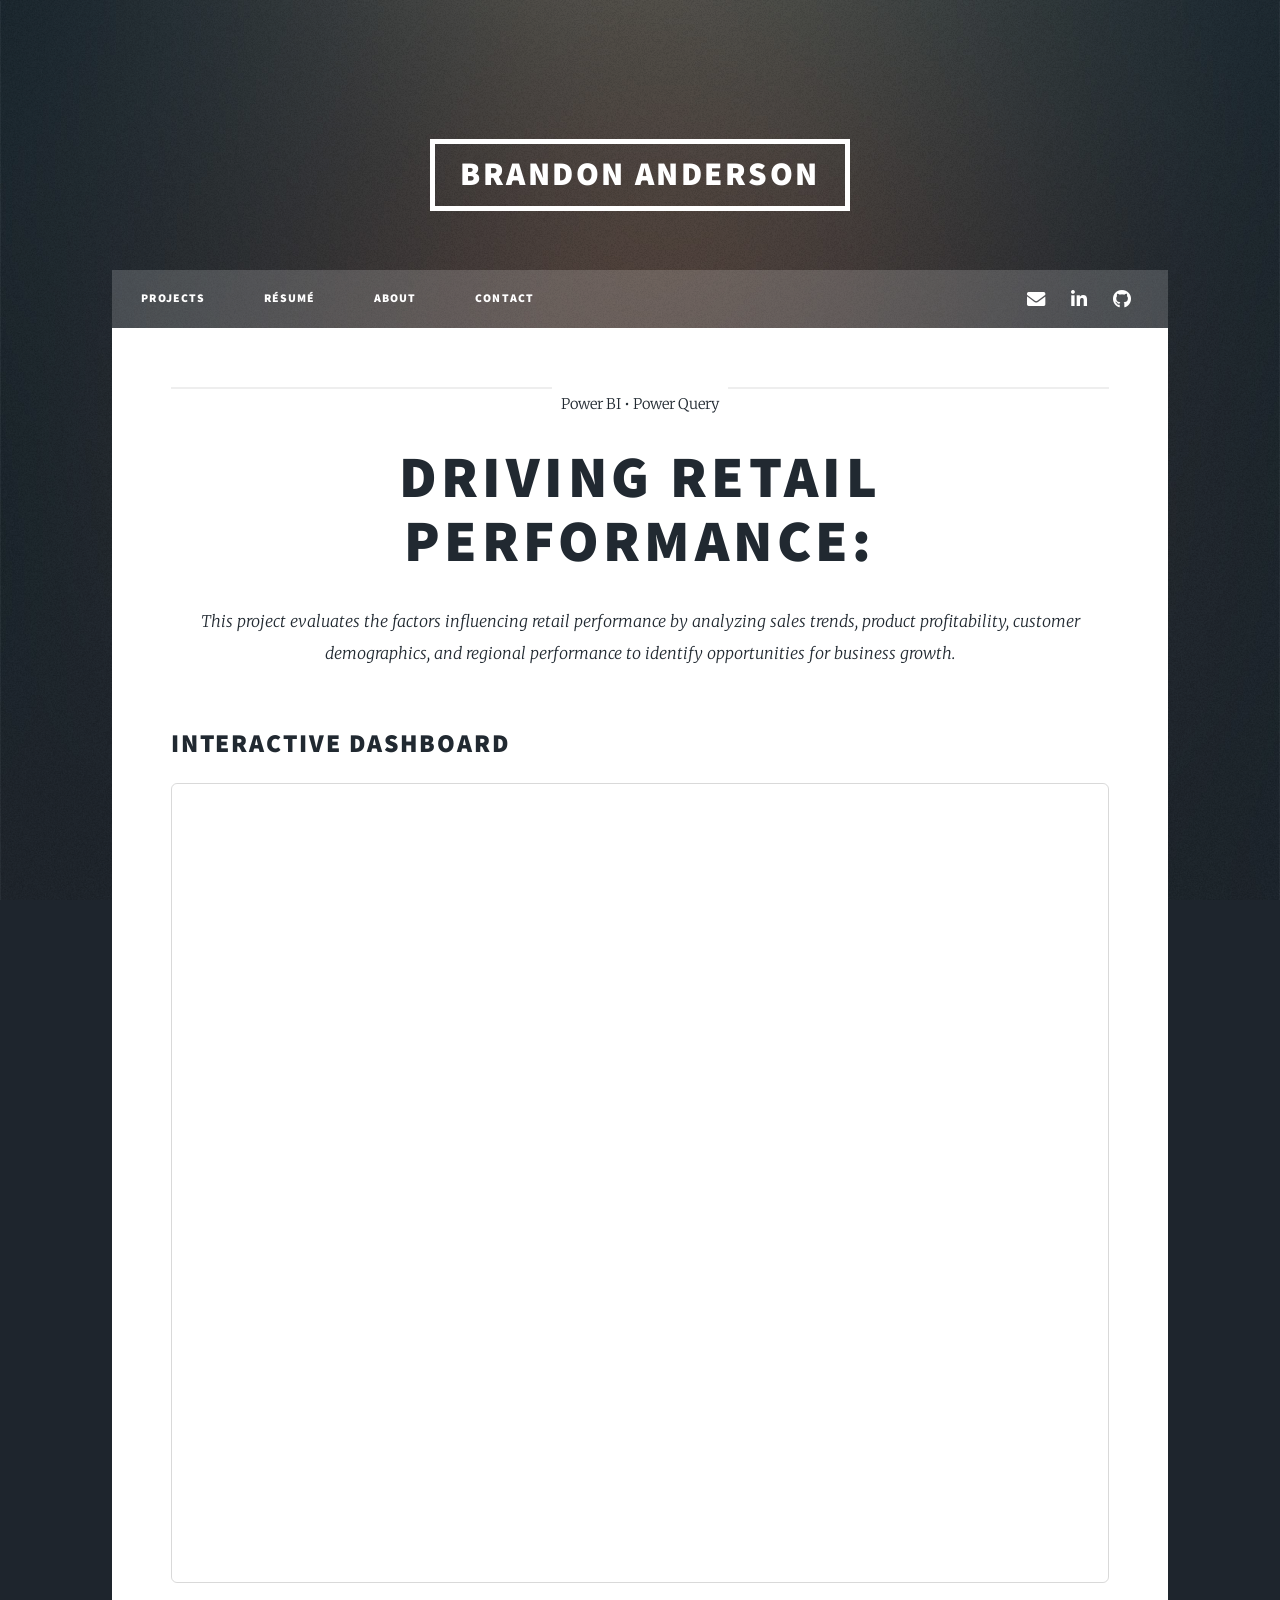
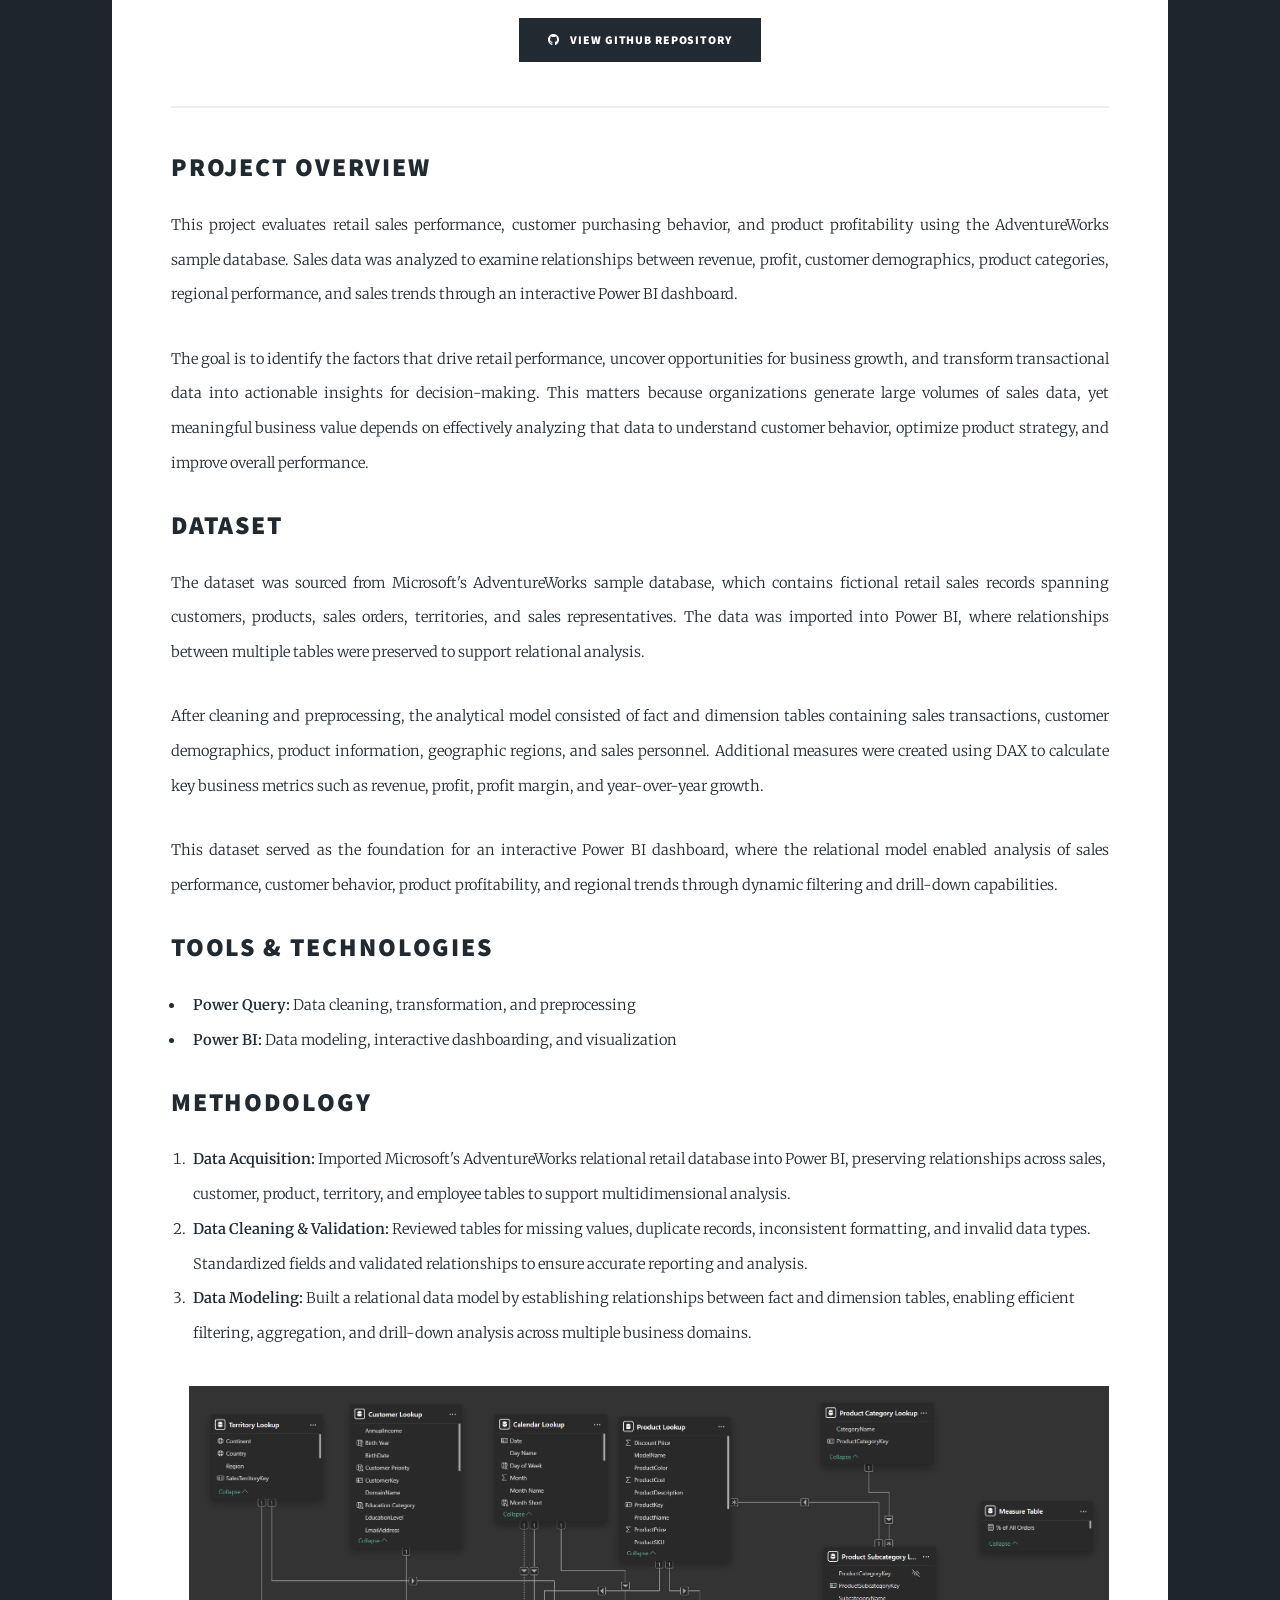
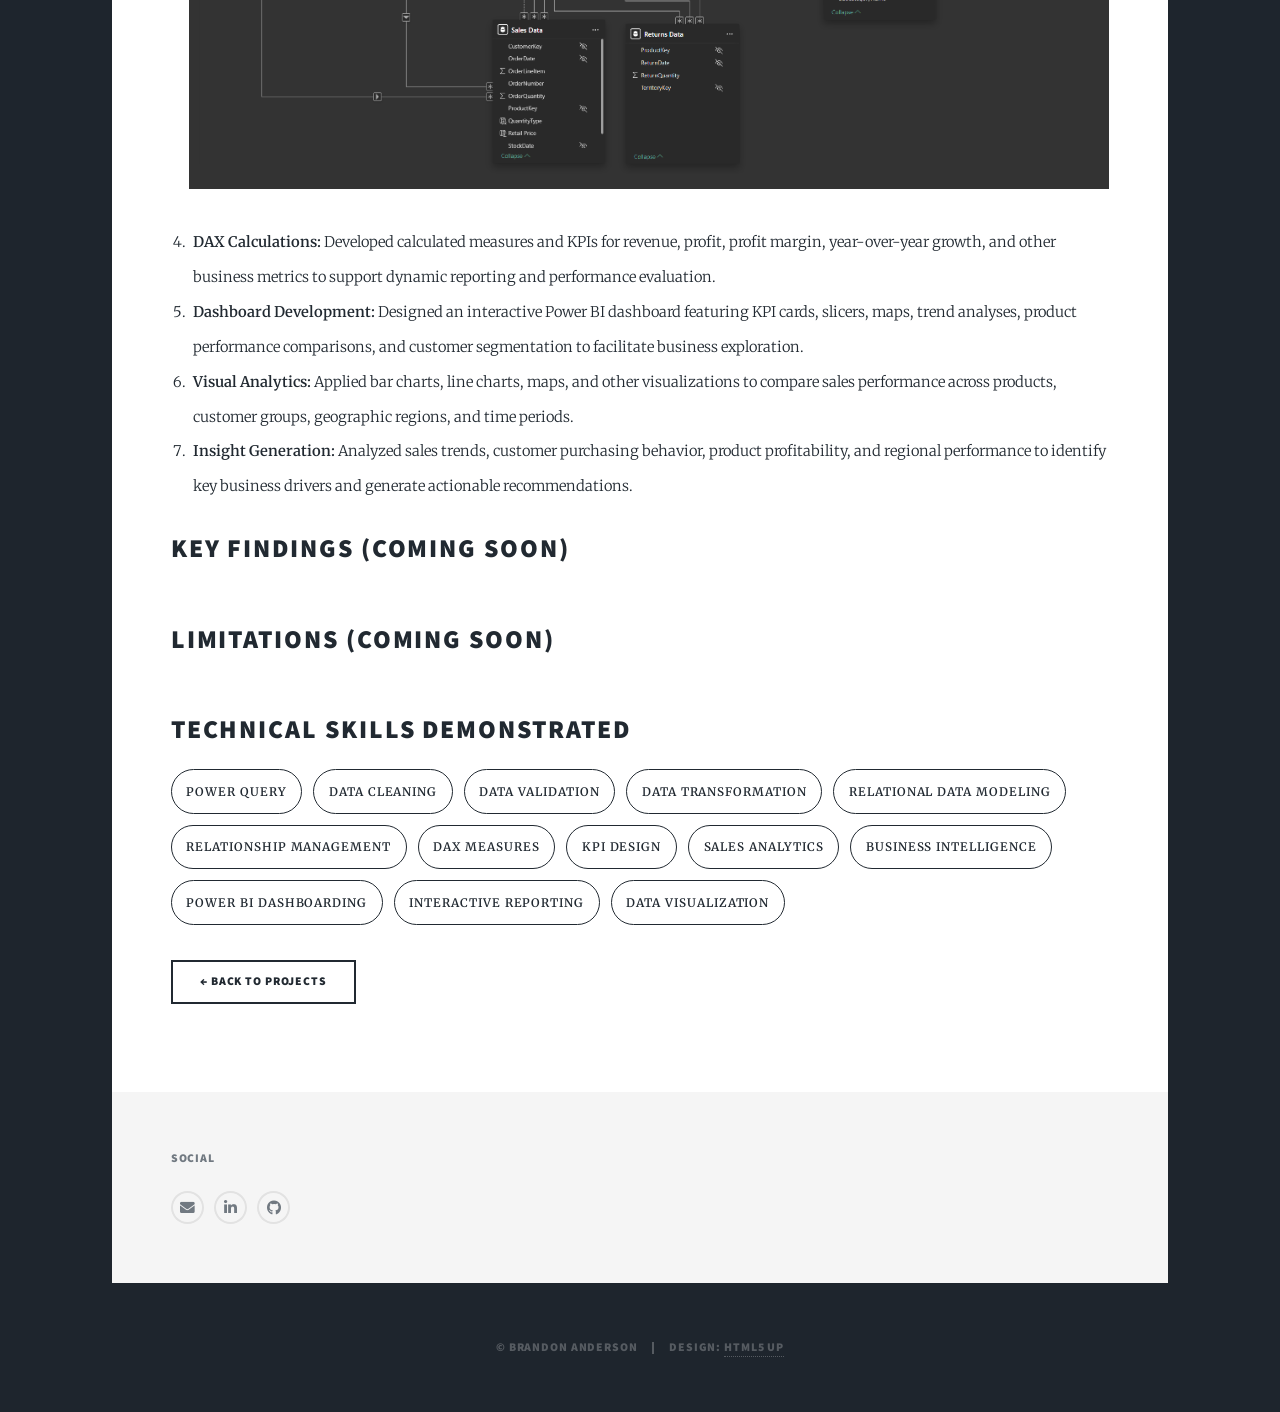
<file: projects/driving_retail_performance.html>
```html
<!DOCTYPE HTML>
<html>
<head>
    <title>Driving Retail Performance | Brandon Anderson</title>
    <meta charset="utf-8" />
    <meta name="viewport" content="width=device-width, initial-scale=1, user-scalable=no" />
    <link rel="stylesheet" href="../assets/css/main.css" />
    <noscript>
        <link rel="stylesheet" href="../assets/css/noscript.css" />
    </noscript>
</head>

<body class="is-preload">

    <!-- Wrapper -->
    <div id="wrapper">

        <!-- Header -->
        <header id="header">
            <a href="../index.html" class="logo">Brandon Anderson</a>
        </header>

        <!-- Nav -->
        <nav id="nav">
            <ul class="links">
                <li><a href="../index.html">Projects</a></li>
                <li><a href="../resume.html" target="_blank">Résumé</a></li>
                <li><a href="../about.html" target="_blank">About</a></li>
                <li><a href="../contact.html">Contact</a></li>
            </ul>

            <ul class="icons">
                <li>
                    <a href="mailto:mailto:&#098;&#114;&#097;&#110;&#100;&#101;&#114;&#115;&#111;&#110;&#046;&#097;&#110;&#100;&#101;&#114;&#115;&#111;&#110;&#046;&#099;&#097;&#114;&#101;&#101;&#114;&#064;&#103;&#109;&#097;&#105;&#108;&#046;&#099;&#111;&#109;" 
                        class="icon solid fa-envelope"
                        target="_blank">
                        <span class="label">Email</span>
                    </a>
                </li>

                <li>
                    <a href="https://www.linkedin.com/in/brandonranderson" 
                        class="icon brands fa-linkedin-in" 
                        target="_blank">
						<span class="label">LinkedIn</span>
					</a>
                </li>

                <li>
                    <a href="https://github.com/brandon-r-anderson" 
                        class="icon brands alt fa-github" 
                        target="_blank">
                        <span class="label">GitHub</span>
					</a>
                </li>
            </ul>
        </nav>

        <!-- Main -->
        <div id="main">

            <!-- Project Header -->
            <section class="post">

                <header class="major">
                    <span class="date">Power BI • Power Query</span>
                    <h1>Driving Retail Performance: <br></h1>
                    <p>
                        This project evaluates the factors influencing retail performance by analyzing 
                        sales trends, product profitability, customer demographics, and regional performance 
                        to identify opportunities for business growth.
                    </p>
                </header>

                <!-- Interactive Dashboard --> 
                 <h2>Interactive Dashboard</h2> 
                 <div class="powerbi-container"> 
                <iframe title="Driving Retail Performance" width="600" height="373.5" src="https://app.powerbi.com/view?r=eyJrIjoiMjJlZGVkYmUtNTJkNC00Nzk4LWIzZTQtZmE2YWYwMDQxOWJmIiwidCI6ImYwYmM4NDA2LWExNDktNDFjZS04YjlhLWUyMWJjMWQ2ZWVmZSIsImMiOjZ9" frameborder="0" allowFullScreen="true"></iframe>                </div>
                <br>

                <!-- Quick Links -->
                <ul class="actions special">
                    <li>
                        <a href="https://github.com/brandon-r-anderson/driving-retail-performance"
                            class="button primary icon brands fa-github"
                            target="_blank">
                            View GitHub Repository
                        </a>
                    </li>
                </ul>

                <hr />

                <!-- Project Overview -->
                <h2>Project Overview</h2>

                <p>
                    This project evaluates retail sales performance, customer purchasing behavior, and 
                    product profitability using the AdventureWorks sample database. Sales data was analyzed 
                    to examine relationships between revenue, profit, customer demographics, product 
                    categories, regional performance, and sales trends through an interactive Power BI 
                    dashboard.                
                </p>
                <p>
                    The goal is to identify the factors that drive retail performance, uncover opportunities 
                    for business growth, and transform transactional data into actionable insights for 
                    decision-making. This matters because organizations generate large volumes of sales 
                    data, yet meaningful business value depends on effectively analyzing that data to 
                    understand customer behavior, optimize product strategy, and improve overall performance.                
                </p>

                <!-- Dataset -->
                <h2>Dataset</h2>

                <p>
                    The dataset was sourced from Microsoft's AdventureWorks sample database, which contains 
                    fictional retail sales records spanning customers, products, sales orders, territories, 
                    and sales representatives. The data was imported into Power BI, where relationships 
                    between multiple tables were preserved to support relational analysis.
                </p>

                <p>
                    After cleaning and preprocessing, the analytical model consisted of fact and dimension 
                    tables containing sales transactions, customer demographics, product information, 
                    geographic regions, and sales personnel. Additional measures were created using DAX to 
                    calculate key business metrics such as revenue, profit, profit margin, and year-over-year 
                    growth.
                </p>

                <p>
                    This dataset served as the foundation for an interactive Power BI dashboard, where the 
                    relational model enabled analysis of sales performance, customer behavior, product 
                    profitability, and regional trends through dynamic filtering and drill-down capabilities.
                </p>

                <!-- Tools -->
                <h2>Tools & Technologies</h2>

                <ul>
                    <li><strong>Power Query:</strong> Data cleaning, transformation, and preprocessing</li>
                    <li><strong>Power BI:</strong> Data modeling, interactive dashboarding, and visualization</li>
                </ul>

                <!-- Methodology -->
                
                <h2>Methodology</h2>

                <ol>
                    <li>
                        <strong>Data Acquisition:</strong>
                        Imported Microsoft's AdventureWorks relational retail database into Power BI, 
                        preserving relationships across sales, customer, product, territory, and employee
                        tables to support multidimensional analysis.
                    </li>
                    <li>
                        <strong>Data Cleaning & Validation:</strong>
                        Reviewed tables for missing values, duplicate records, inconsistent formatting, 
                        and invalid data types. Standardized fields and validated relationships to ensure 
                        accurate reporting and analysis.
                    </li>

                    <li>
                        <strong>Data Modeling:</strong>
                        Built a relational data model by establishing relationships between fact and 
                        dimension tables, enabling efficient filtering, aggregation, and drill-down analysis 
                        across multiple business domains.
                    </li>
                    <br>
                    <div class="col-6">
                        <span class="image fit">
                            <img src="../images/driving_retail_performance_data_model.png" alt="Power BI Data Model Screenshot" />
                        </span>
                    </div>

                    <li>
                        <strong>DAX Calculations:</strong>
                        Developed calculated measures and KPIs for revenue, profit, profit margin, 
                        year-over-year growth, and other business metrics to support dynamic reporting 
                        and performance evaluation.
                    </li>

                    <li>
                        <strong>Dashboard Development:</strong>
                        Designed an interactive Power BI dashboard featuring KPI cards, slicers, maps, 
                        trend analyses, product performance comparisons, and customer segmentation to 
                        facilitate business exploration.
                    </li>

                    <li>
                        <strong>Visual Analytics:</strong>
                        Applied bar charts, line charts, maps, and other visualizations to compare sales 
                        performance across products, customer groups, geographic regions, and time periods.
                    </li>

                    <li>
                        <strong>Insight Generation:</strong>
                        Analyzed sales trends, customer purchasing behavior, product profitability, and 
                        regional performance to identify key business drivers and generate actionable 
                        recommendations.
                    </li>
                </ol>

                <!-- Key Findings -->
                <h2>Key Findings (Coming Soon)</h2>
                <br>


                <h2>Limitations (Coming Soon)</h2>
                <br>

                <!-- Skills -->
                <h2>Technical Skills Demonstrated</h2>

                <div class="tech-tags">

                    <span>Power Query</span>
                    <span>Data Cleaning</span>
                    <span>Data Validation</span>
                    <span>Data Transformation</span>
                    <span>Relational Data Modeling</span>
                    <span>Relationship Management</span>
                    <span>DAX Measures</span>
                    <span>KPI Design</span>
                    <span>Sales Analytics</span>
                    <span>Business Intelligence</span>
                    <span>Power BI Dashboarding</span>
                    <span>Interactive Reporting</span>
                    <span>Data Visualization</span>

                </div>
                <br>

                <!-- Back Button -->
                <ul class="actions">
                    <li>
                        <a href="../index.html" class="button">
                            ← Back to Projects
                        </a>
                    </li>
                </ul>

            </section>

        </div>

        <!-- Footer -->
        <footer id="footer">
            <section>
                <h3>Social</h3>

                <ul class="icons alt">
                    <li>
                        <a href="mailto:mailto:&#098;&#114;&#097;&#110;&#100;&#101;&#114;&#115;&#111;&#110;&#046;&#097;&#110;&#100;&#101;&#114;&#115;&#111;&#110;&#046;&#099;&#097;&#114;&#101;&#101;&#114;&#064;&#103;&#109;&#097;&#105;&#108;&#046;&#099;&#111;&#109;" 
                            class="icon solid fa-envelope"
                            target="_blank">
                            <span class="label">Email</span>
                        </a>
					</li>
                    <li>
                        <a href="https://www.linkedin.com/in/brandon-anderson-bio"
                            class="icon brands fa-linkedin-in"
                            target="_blank">
                            <span class="label">LinkedIn</span>
                        </a>
                    </li>

                    <li>
                        <a href="https://github.com/brandon-r-anderson"
                            class="icon brands alt fa-github"
                            target="_blank">
                            <span class="label">GitHub</span>
                        </a>
                    </li>
                </ul>
            </section>

        </footer>

        <!-- Copyright -->
        <div id="copyright">
            <ul><li>&copy; Brandon Anderson</li><li>Design: <a href="https://html5up.net" target="_blank">HTML5 UP</a></li></ul>
        </div>

    </div>

    <!-- Scripts -->
    <script src="../assets/js/jquery.min.js"></script>
    <script src="../assets/js/jquery.scrollex.min.js"></script>
    <script src="../assets/js/jquery.scrolly.min.js"></script>
    <script src="../assets/js/browser.min.js"></script>
    <script src="../assets/js/breakpoints.min.js"></script>
    <script src="../assets/js/util.js"></script>
    <script src="../assets/js/main.js"></script>

</body>
</html>
</file>
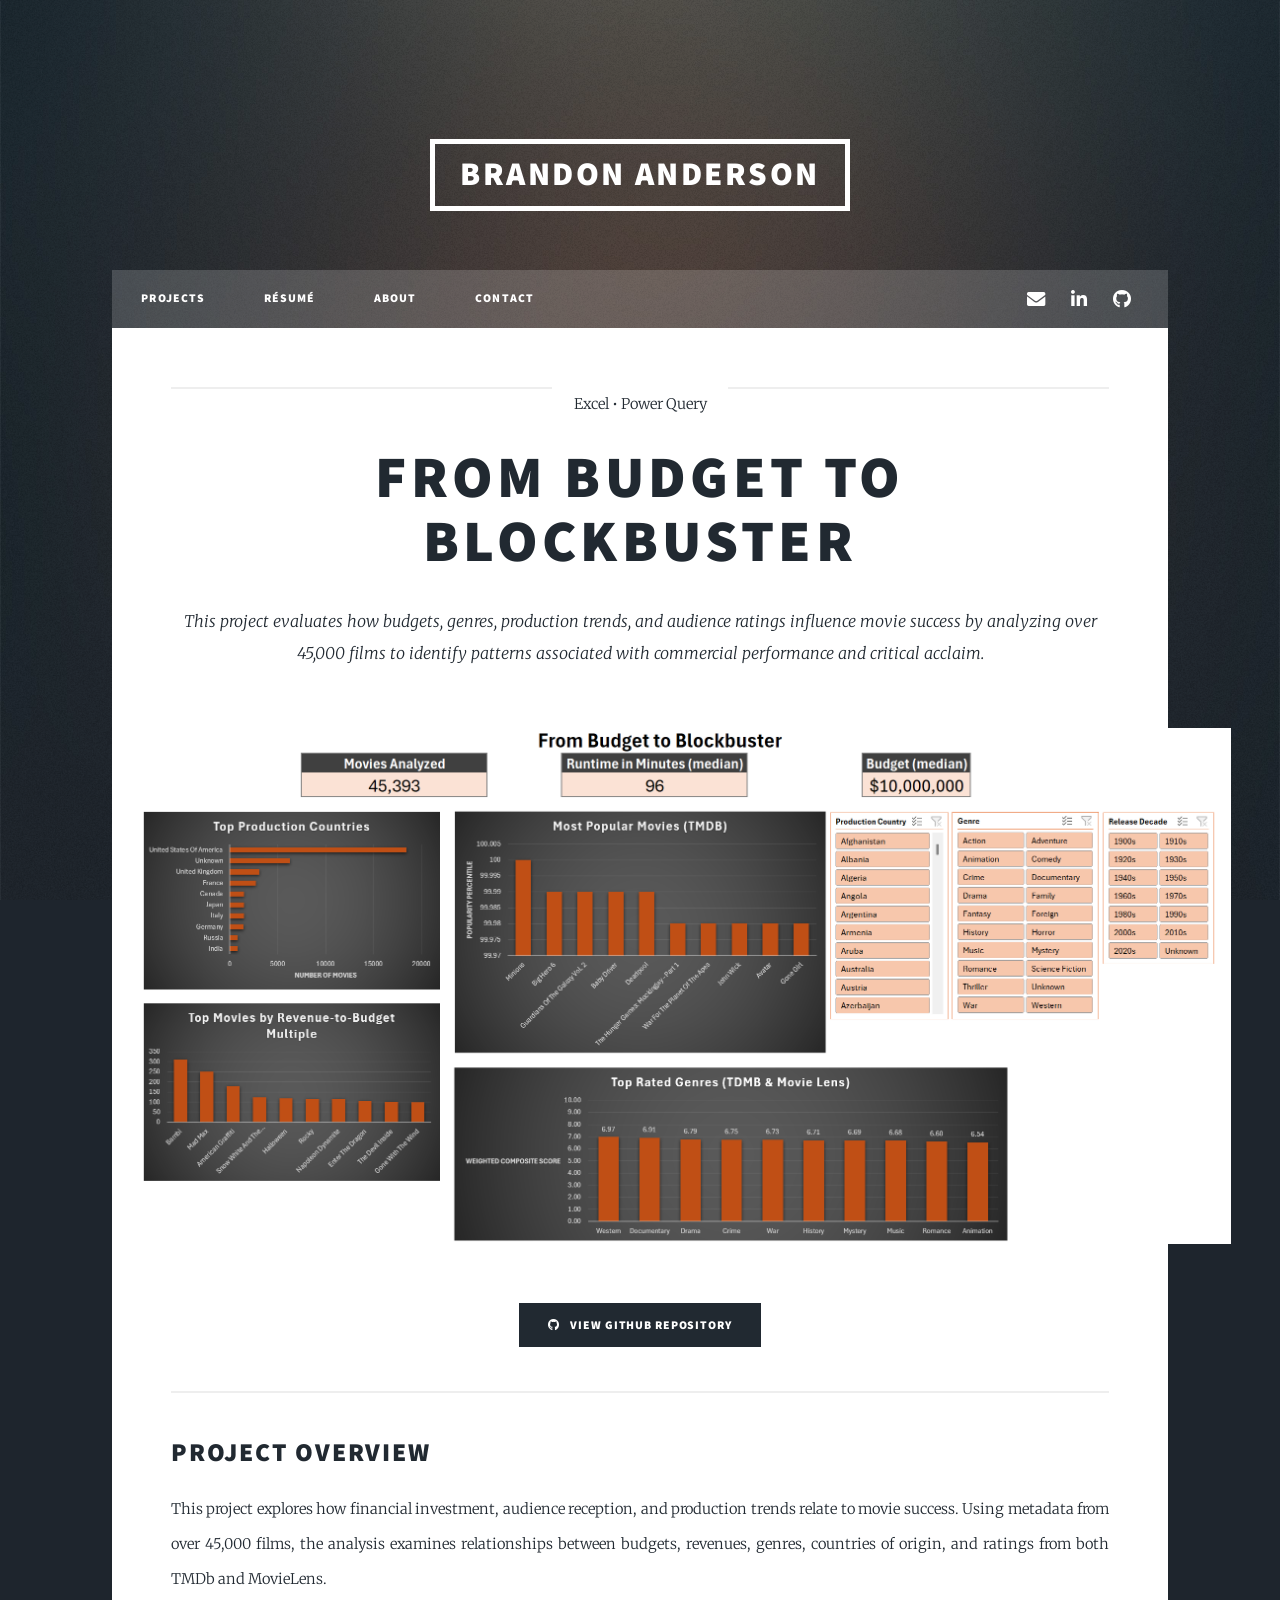
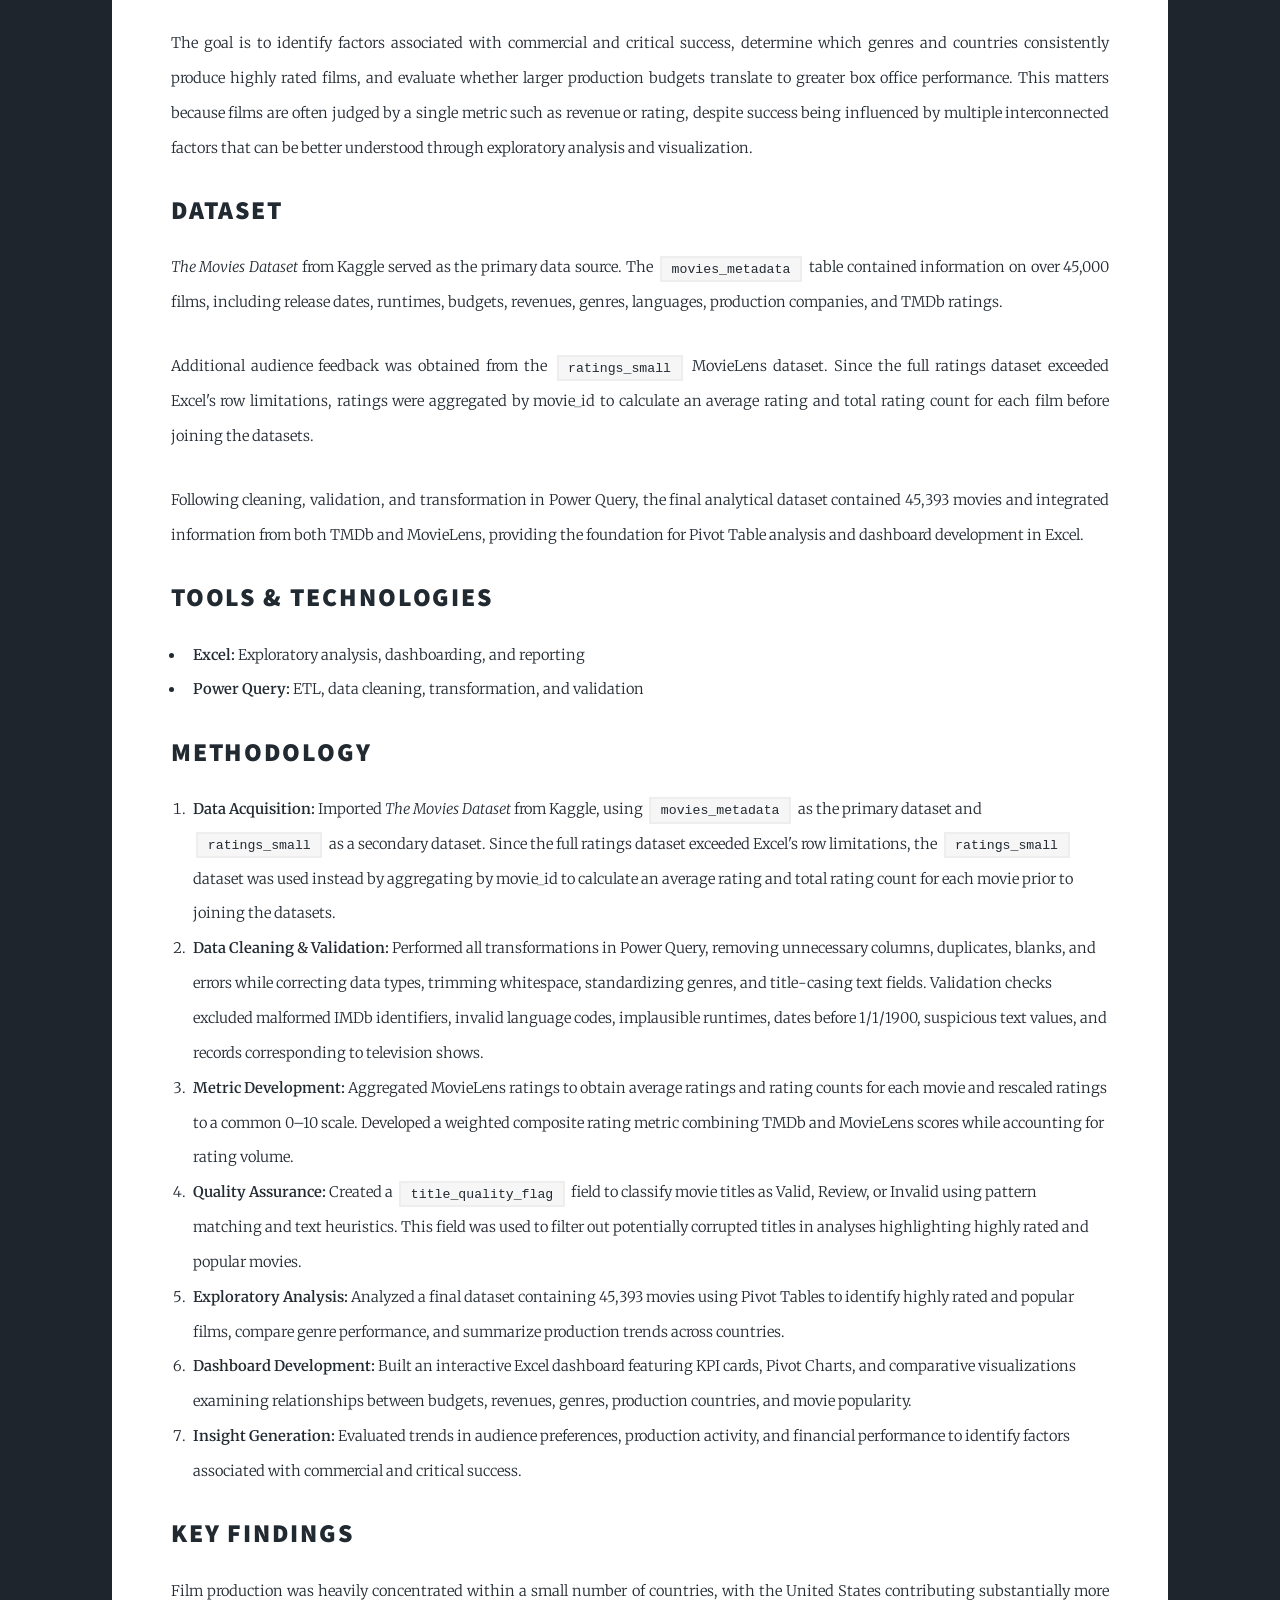
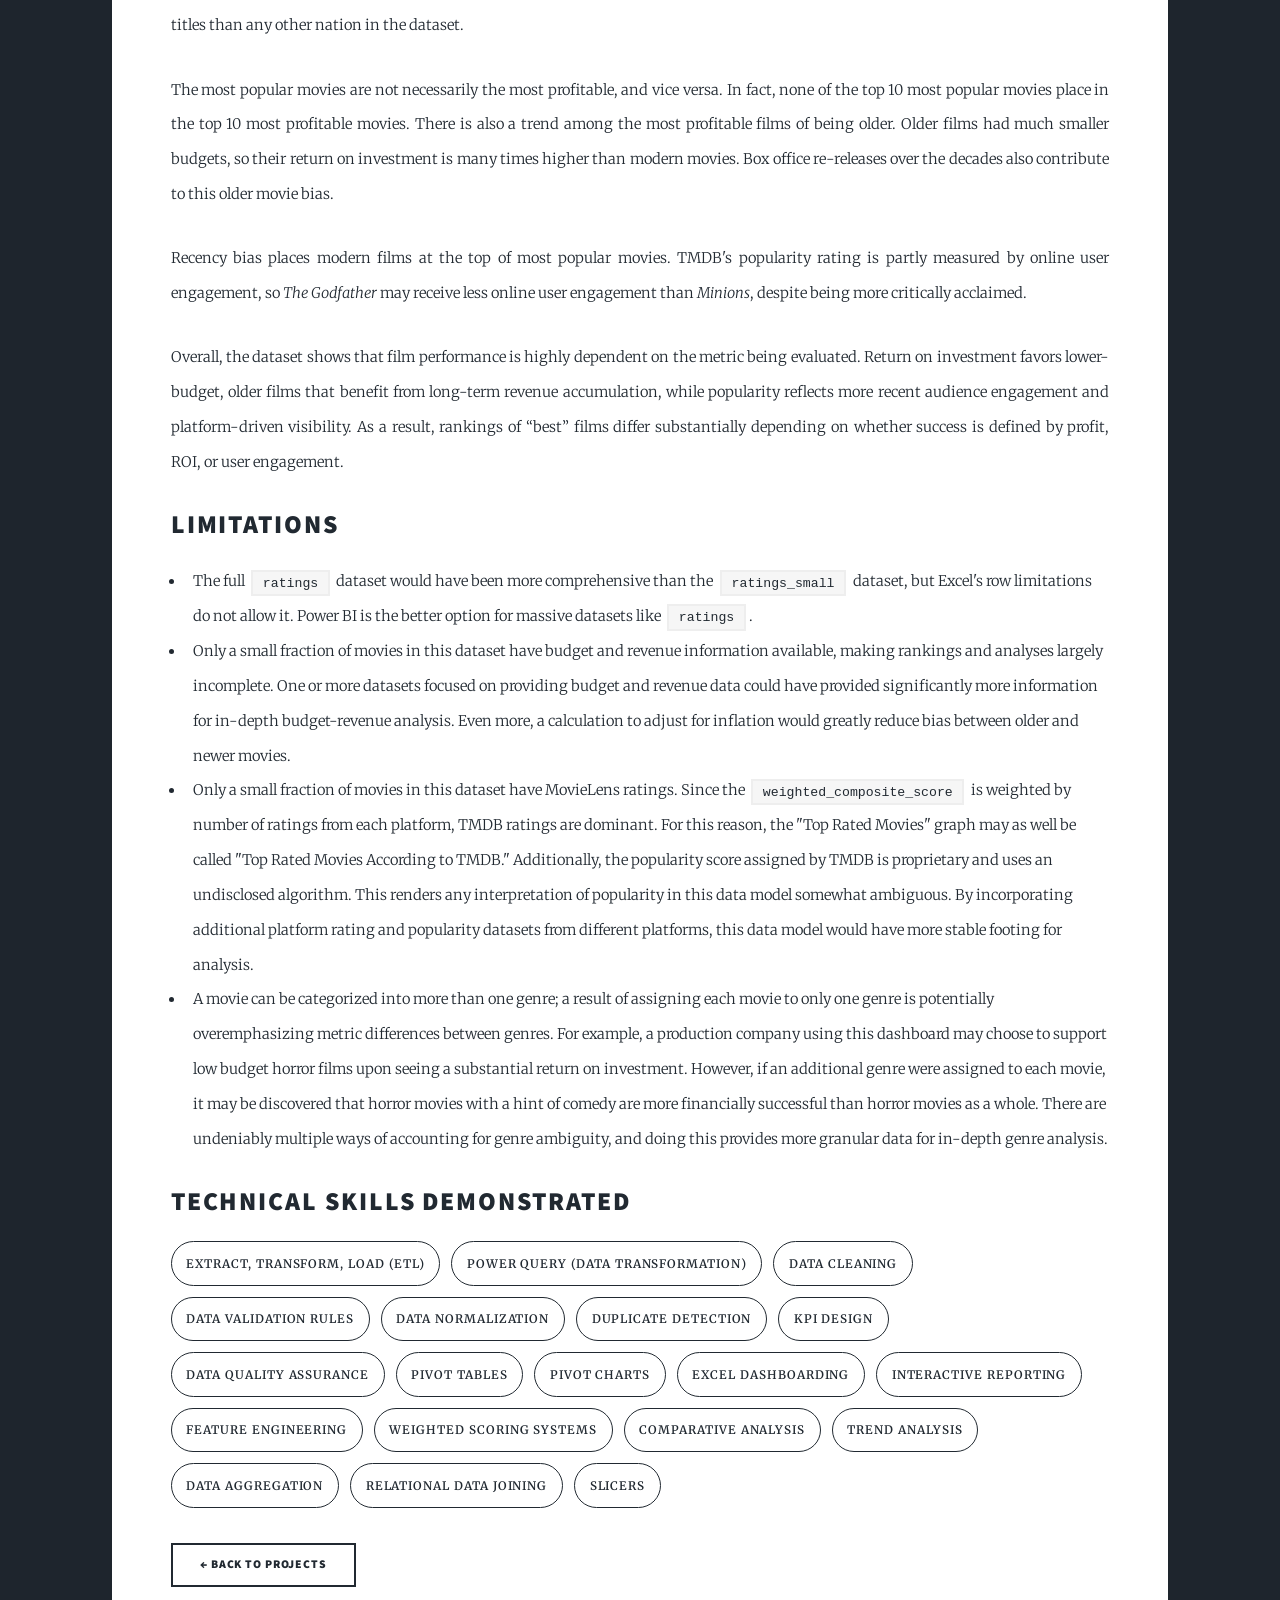
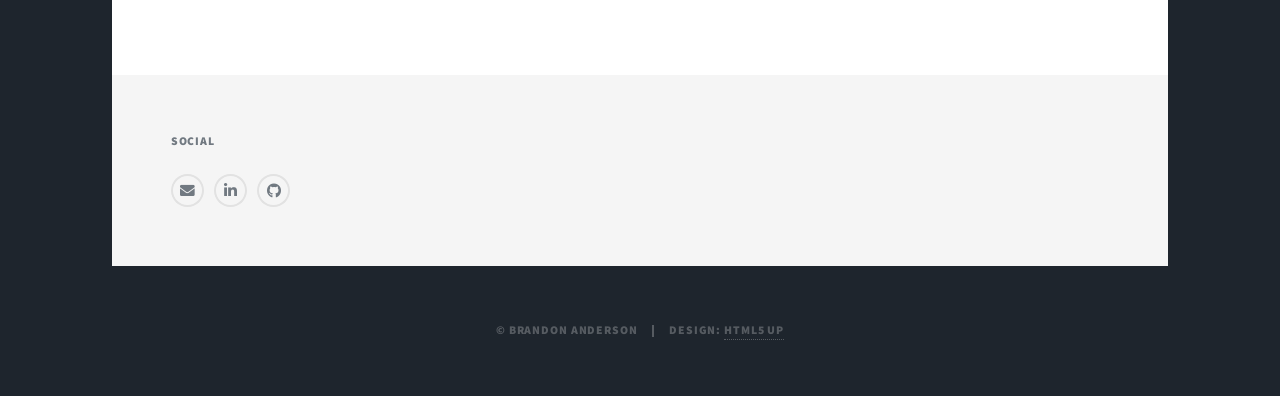
<file: projects/from_budget_to_blockbuster.html>
```html
<!DOCTYPE HTML>
<html>
<head>
    <title>From Budget to Blockbuster | Brandon Anderson</title>
    <meta charset="utf-8" />
    <meta name="viewport" content="width=device-width, initial-scale=1, user-scalable=no" />
    <link rel="stylesheet" href="../assets/css/main.css" />
    <noscript>
        <link rel="stylesheet" href="../assets/css/noscript.css" />
    </noscript>
</head>

<body class="is-preload">

    <!-- Wrapper -->
    <div id="wrapper">

        <!-- Header -->
        <header id="header">
            <a href="index.html" class="logo">Brandon Anderson</a>
        </header>

        <!-- Nav -->
        <nav id="nav">
            <ul class="links">
                <li><a href="../index.html">Projects</a></li>
                <li><a href="../resume.html" target="_blank">Résumé</a></li>
                <li><a href="../about.html" target="_blank">About</a></li>
                <li><a href="../contact.html">Contact</a></li>
            </ul>

            <ul class="icons">
                <li>
                    <a href="mailto:mailto:&#098;&#114;&#097;&#110;&#100;&#101;&#114;&#115;&#111;&#110;&#046;&#097;&#110;&#100;&#101;&#114;&#115;&#111;&#110;&#046;&#099;&#097;&#114;&#101;&#101;&#114;&#064;&#103;&#109;&#097;&#105;&#108;&#046;&#099;&#111;&#109;" 
                        class="icon solid fa-envelope"
                        target="_blank">
                        <span class="label">Email</span>
                    </a>
                </li>

                <li>
                    <a href="https://www.linkedin.com/in/brandonranderson" 
                        class="icon brands fa-linkedin-in" 
                        target="_blank">
						<span class="label">LinkedIn</span>
					</a>
                </li>

                <li>
                    <a href="https://github.com/brandon-r-anderson" 
                        class="icon brands alt fa-github" 
                        target="_blank">
                        <span class="label">GitHub</span>
					</a>
                </li>
            </ul>
        </nav>

        <!-- Main -->
        <div id="main">

            <!-- Project Header -->
            <section class="post">

                <header class="major">
                    <span class="date">Excel • Power Query</span>
                    <h1>From Budget to Blockbuster</h1>
                    <p>
                        This project evaluates how budgets, genres, production trends, and audience ratings influence movie success by analyzing over 45,000 films to identify patterns associated with commercial performance and critical acclaim.                    
                    </p>
                </header>

                <span class="image main">
                    <img src="../images/from_budget_to_blockbuster_dashboard.png"
                        alt="From Budget to Blockbuster dashboard" 
                        style="width: 118%; margin-left: -5%;"/>
                </span>

                <!-- Quick Links -->
                <ul class="actions special">
                    <li>
                        <a href="https://github.com/brandon-r-anderson/from-budget-to-blockbuster"
                            class="button primary icon brands fa-github"
                            target="_blank">
                            View GitHub Repository
                        </a>
                    </li>
                </ul>

                <hr />

                <!-- Project Overview -->
                <h2>Project Overview</h2>

                <p>
                    This project explores how financial investment, audience reception, and production trends relate to movie success. Using metadata from over 45,000 films, the analysis examines relationships between budgets, revenues, genres, countries of origin, and ratings from both TMDb and MovieLens.
                </p>

                <p>
                    The goal is to identify factors associated with commercial and critical success, determine which genres and countries consistently produce highly rated films, and evaluate whether larger production budgets translate to greater box office performance. This matters because films are often judged by a single metric such as revenue or rating, despite success being influenced by multiple interconnected factors that can be better understood through exploratory analysis and visualization.
                </p>

                <!-- Dataset -->
                <h2>Dataset</h2>

                <p>
                    <i>The Movies Dataset</i> from Kaggle served as the primary data source.
                    The <code>movies_metadata</code> table contained information on over
                    45,000 films, including release dates, runtimes, budgets, revenues,
                    genres, languages, production companies, and TMDb ratings.
                </p>

                <p>
                    Additional audience feedback was obtained from the
                    <code>ratings_small</code> MovieLens dataset. Since the full ratings
                    dataset exceeded Excel's row limitations, ratings were aggregated by
                    movie_id to calculate an average rating and total rating count for each
                    film before joining the datasets.
                </p>

                <p>
                    Following cleaning, validation, and transformation in Power Query, the
                    final analytical dataset contained 45,393 movies and integrated
                    information from both TMDb and MovieLens, providing the foundation for
                    Pivot Table analysis and dashboard development in Excel.
                </p>

                <!-- Tools -->
                <h2>Tools & Technologies</h2>

                <ul>
                    <li><strong>Excel:</strong> Exploratory analysis, dashboarding, and reporting</li>
                    <li><strong>Power Query:</strong> ETL, data cleaning, transformation, and validation</li>
                </ul>

                <!-- Methodology -->
                
                <h2>Methodology</h2>

                <ol>
                    <li>
                        <strong>Data Acquisition:</strong>
                        Imported <i>The Movies Dataset</i> from Kaggle, using
                        <code>movies_metadata</code> as the primary dataset and
                        <code>ratings_small</code> as a secondary dataset. Since the full
                        ratings dataset exceeded Excel's row limitations, the <code>ratings_small</code> 
                        dataset was used instead by aggregating by movie_id to calculate an average rating and total
                        rating count for each movie prior to joining the datasets.
                    </li>

                    <li>
                        <strong>Data Cleaning & Validation:</strong>
                        Performed all transformations in Power Query, removing unnecessary
                        columns, duplicates, blanks, and errors while correcting data types,
                        trimming whitespace, standardizing genres, and title-casing text
                        fields. Validation checks excluded malformed IMDb identifiers,
                        invalid language codes, implausible runtimes, dates before
                        1/1/1900, suspicious text values, and records corresponding to
                        television shows.
                    </li>

                    <li>
                        <strong>Metric Development:</strong>
                        Aggregated MovieLens ratings to obtain average ratings and rating
                        counts for each movie and rescaled ratings to a common 0–10 scale.
                        Developed a weighted composite rating metric combining TMDb and
                        MovieLens scores while accounting for rating volume.
                    </li>

                    <li>
                        <strong>Quality Assurance:</strong>
                        Created a <code>title_quality_flag</code> field to classify movie
                        titles as Valid, Review, or Invalid using pattern matching and text
                        heuristics. This field was used to filter out potentially corrupted
                        titles in analyses highlighting highly rated and popular movies.
                    </li>

                    <li>
                        <strong>Exploratory Analysis:</strong>
                        Analyzed a final dataset containing 45,393 movies using Pivot Tables
                        to identify highly rated and popular films, compare genre
                        performance, and summarize production trends across countries.
                    </li>

                    <li>
                        <strong>Dashboard Development:</strong>
                        Built an interactive Excel dashboard featuring KPI cards, Pivot
                        Charts, and comparative visualizations examining relationships
                        between budgets, revenues, genres, production countries, and movie
                        popularity.
                    </li>

                    <li>
                        <strong>Insight Generation:</strong>
                        Evaluated trends in audience preferences, production activity, and
                        financial performance to identify factors associated with commercial
                        and critical success.
                    </li>
                </ol>

                <!-- Key Findings -->
                <h2>Key Findings</h2>
                <p>Film production was heavily concentrated within a small number of countries, with the United States contributing substantially
                    more titles than any other nation in the dataset.
                </p>
                <p>
                    The most popular movies are not necessarily the most profitable, and vice versa. In fact, none of the top 10 most popular movies
                    place in the top 10 most profitable movies. There is also a trend among the most profitable films of being older. Older films
                    had much smaller budgets, so their return on investment is many times higher than modern movies. Box office re-releases over the
                    decades also contribute to this older movie bias.
                </p>
                <p>
                    Recency bias places modern films at the top of most popular movies. TMDB's popularity rating is partly measured by online user engagement,
                    so <i>The Godfather</i> may receive less online user engagement than <i>Minions</i>, despite being more critically acclaimed.
                </p>
                <p>
                    Overall, the dataset shows that film performance is highly dependent on the metric being evaluated. 
                    Return on investment favors lower-budget, older films that benefit from long-term revenue accumulation, 
                    while popularity reflects more recent audience engagement and platform-driven visibility. 
                    As a result, rankings of “best” films differ substantially depending on whether success is defined by profit, ROI, or user engagement.
                </p>

                <h2>Limitations</h2>
                <ul>
                    <li>
                        The full <code>ratings</code> dataset would have been more comprehensive than the <code>ratings_small</code> dataset,
                        but Excel's row limitations do not allow it. Power BI is the better option for massive datasets like <code>ratings</code>.
                    </li>
                    <li>
                        Only a small fraction of movies in this dataset have budget and revenue information available, making rankings and analyses
                        largely incomplete. One or more datasets focused on providing budget and revenue data could have provided significantly more
                        information for in-depth budget-revenue analysis. Even more, a calculation to adjust for inflation would greatly reduce bias
                        between older and newer movies.
                    </li>
                    <li>
                        Only a small fraction of movies in this dataset have MovieLens ratings. Since the <code>weighted_composite_score</code>
                        is weighted by number of ratings from each platform, TMDB ratings are dominant. For this reason, the "Top Rated Movies"
                        graph may as well be called "Top Rated Movies According to TMDB." Additionally, the popularity score assigned by TMDB is
                        proprietary and uses an undisclosed algorithm. This renders any interpretation of popularity in this data model
                        somewhat ambiguous. By incorporating additional platform rating and popularity datasets from different platforms, this data model would
                        have more stable footing for analysis.
                    </li>
                    <li>
                        A movie can be categorized into more than one genre; a result of assigning each movie to only one genre is potentially overemphasizing
                        metric differences between genres. For example, a production company using this dashboard may choose to support low budget horror films 
                        upon seeing a substantial return on investment. However, if an additional genre were assigned to each movie, it may be discovered that
                        horror movies with a hint of comedy are more financially successful than horror movies as a whole. There are undeniably multiple ways of
                        accounting for genre ambiguity, and doing this provides more granular data for in-depth genre analysis. 
                    </li>
                </ul>
                <!-- Skills -->
                <h2>Technical Skills Demonstrated</h2>

                <div class="tech-tags">
                    <span>Extract, Transform, Load (ETL)</span>
                    <span>Power Query (Data Transformation)</span>
                    <span>Data Cleaning</span>
                    <span>Data Validation Rules</span>
                    <span>Data Normalization</span>
                    <span>Duplicate Detection</span>
                    <span>KPI Design</span>
                    <span>Data Quality Assurance</span>

                    <span>Pivot Tables</span>
                    <span>Pivot Charts</span>
                    <span>Excel Dashboarding</span>
                    <span>Interactive Reporting</span>

                    <span>Feature Engineering</span>
                    <span>Weighted Scoring Systems</span>
                    <span>Comparative Analysis</span>
                    <span>Trend Analysis</span>

                    <span>Data Aggregation</span>
                    <span>Relational Data Joining</span>
                    <span>Slicers</span>
                </div>
                <br>

                <!-- Back Button -->
                <ul class="actions">
                    <li>
                        <a href="../index.html" class="button">
                            ← Back to Projects
                        </a>
                    </li>
                </ul>

            </section>

        </div>

        <!-- Footer -->
        <footer id="footer">
            <section>
                <h3>Social</h3>

                <ul class="icons alt">
                    <li>
                        <a href="mailto:mailto:&#098;&#114;&#097;&#110;&#100;&#101;&#114;&#115;&#111;&#110;&#046;&#097;&#110;&#100;&#101;&#114;&#115;&#111;&#110;&#046;&#099;&#097;&#114;&#101;&#101;&#114;&#064;&#103;&#109;&#097;&#105;&#108;&#046;&#099;&#111;&#109;" 
                            class="icon solid fa-envelope"
                            target="_blank">
                            <span class="label">Email</span>
                        </a>
					</li>
                    <li>
                        <a href="https://www.linkedin.com/in/brandon-anderson-bio"
                            class="icon brands fa-linkedin-in"
                            target="_blank">
                            <span class="label">LinkedIn</span>
                        </a>
                    </li>

                    <li>
                        <a href="https://github.com/brandon-r-anderson"
                            class="icon brands alt fa-github"
                            target="_blank">
                            <span class="label">GitHub</span>
                        </a>
                    </li>
                </ul>
            </section>

        </footer>

        <!-- Copyright -->
        <div id="copyright">
            <ul><li>&copy; Brandon Anderson</li><li>Design: <a href="https://html5up.net" target="_blank">HTML5 UP</a></li></ul>
        </div>

    </div>

    <!-- Scripts -->
    <script src="../assets/js/jquery.min.js"></script>
    <script src="../assets/js/jquery.scrollex.min.js"></script>
    <script src="../assets/js/jquery.scrolly.min.js"></script>
    <script src="../assets/js/browser.min.js"></script>
    <script src="../assets/js/breakpoints.min.js"></script>
    <script src="../assets/js/util.js"></script>
    <script src="../assets/js/main.js"></script>

</body>
</html>
</file>
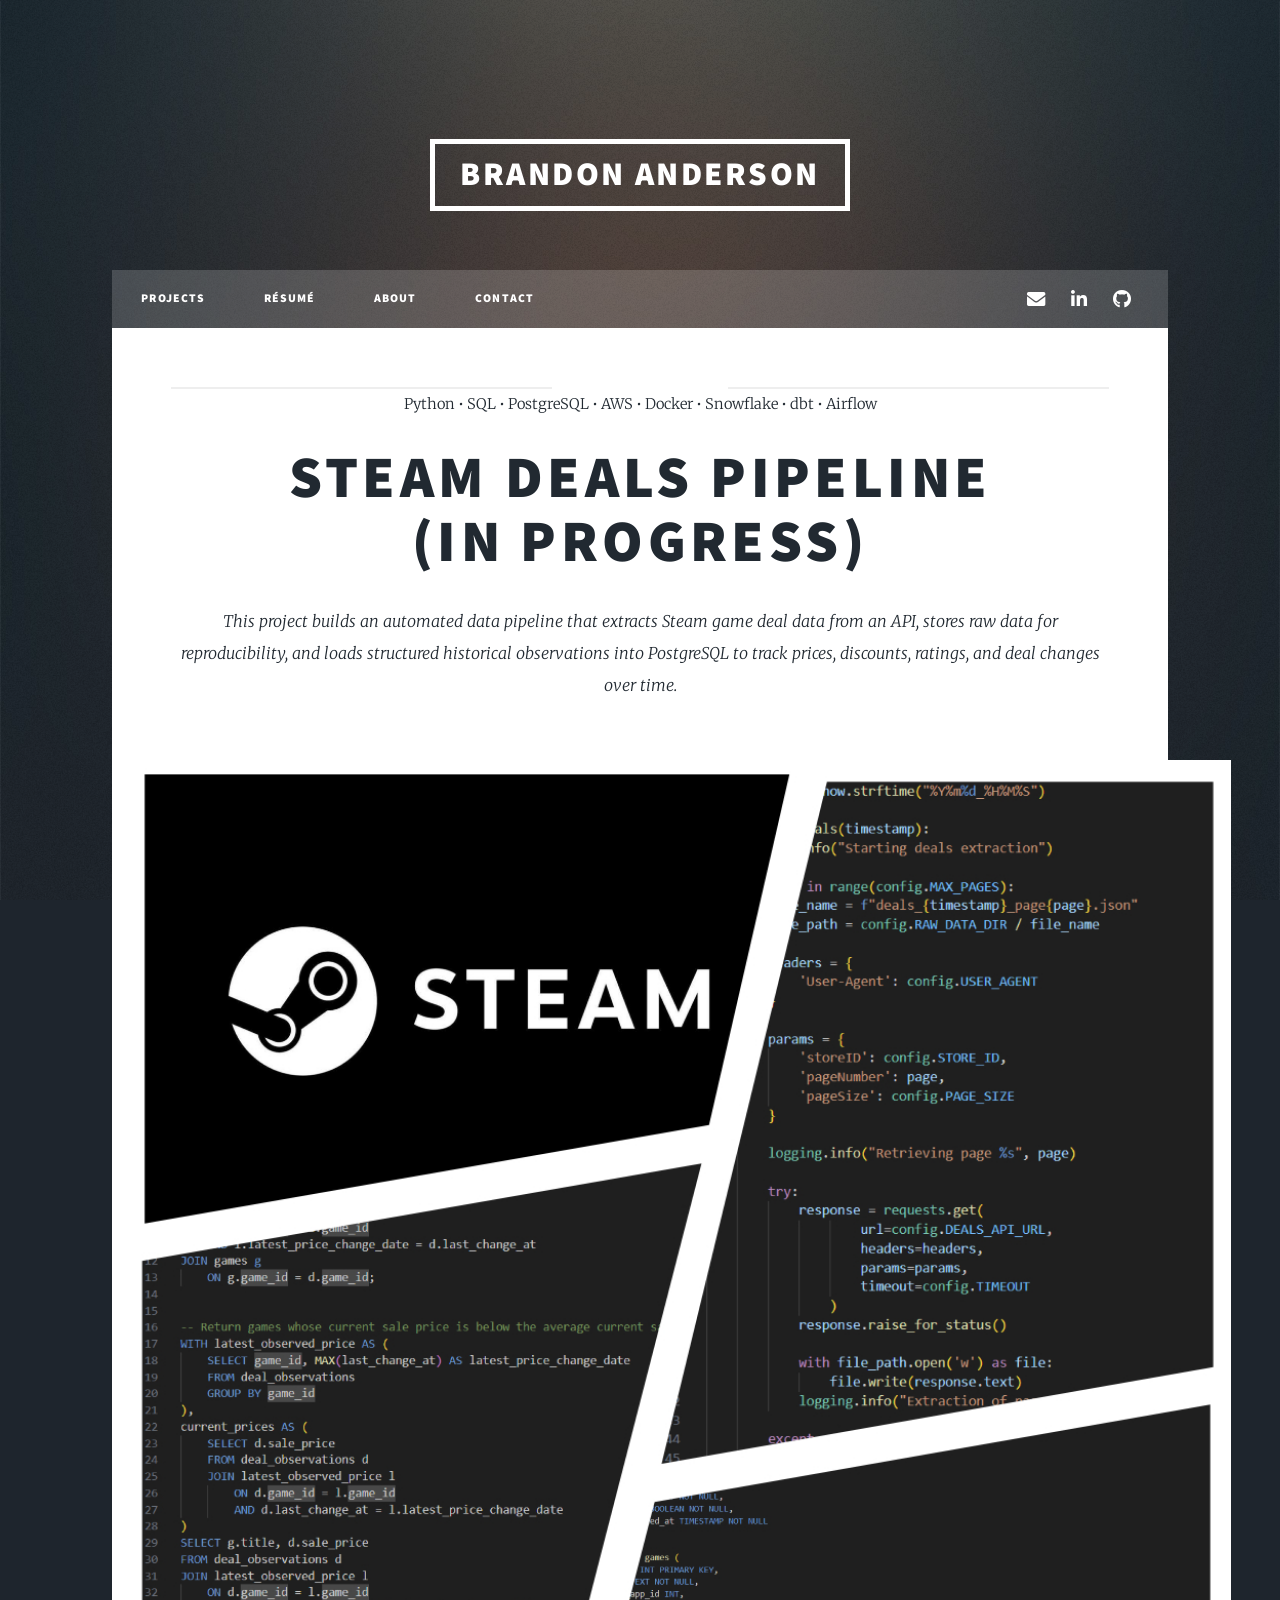
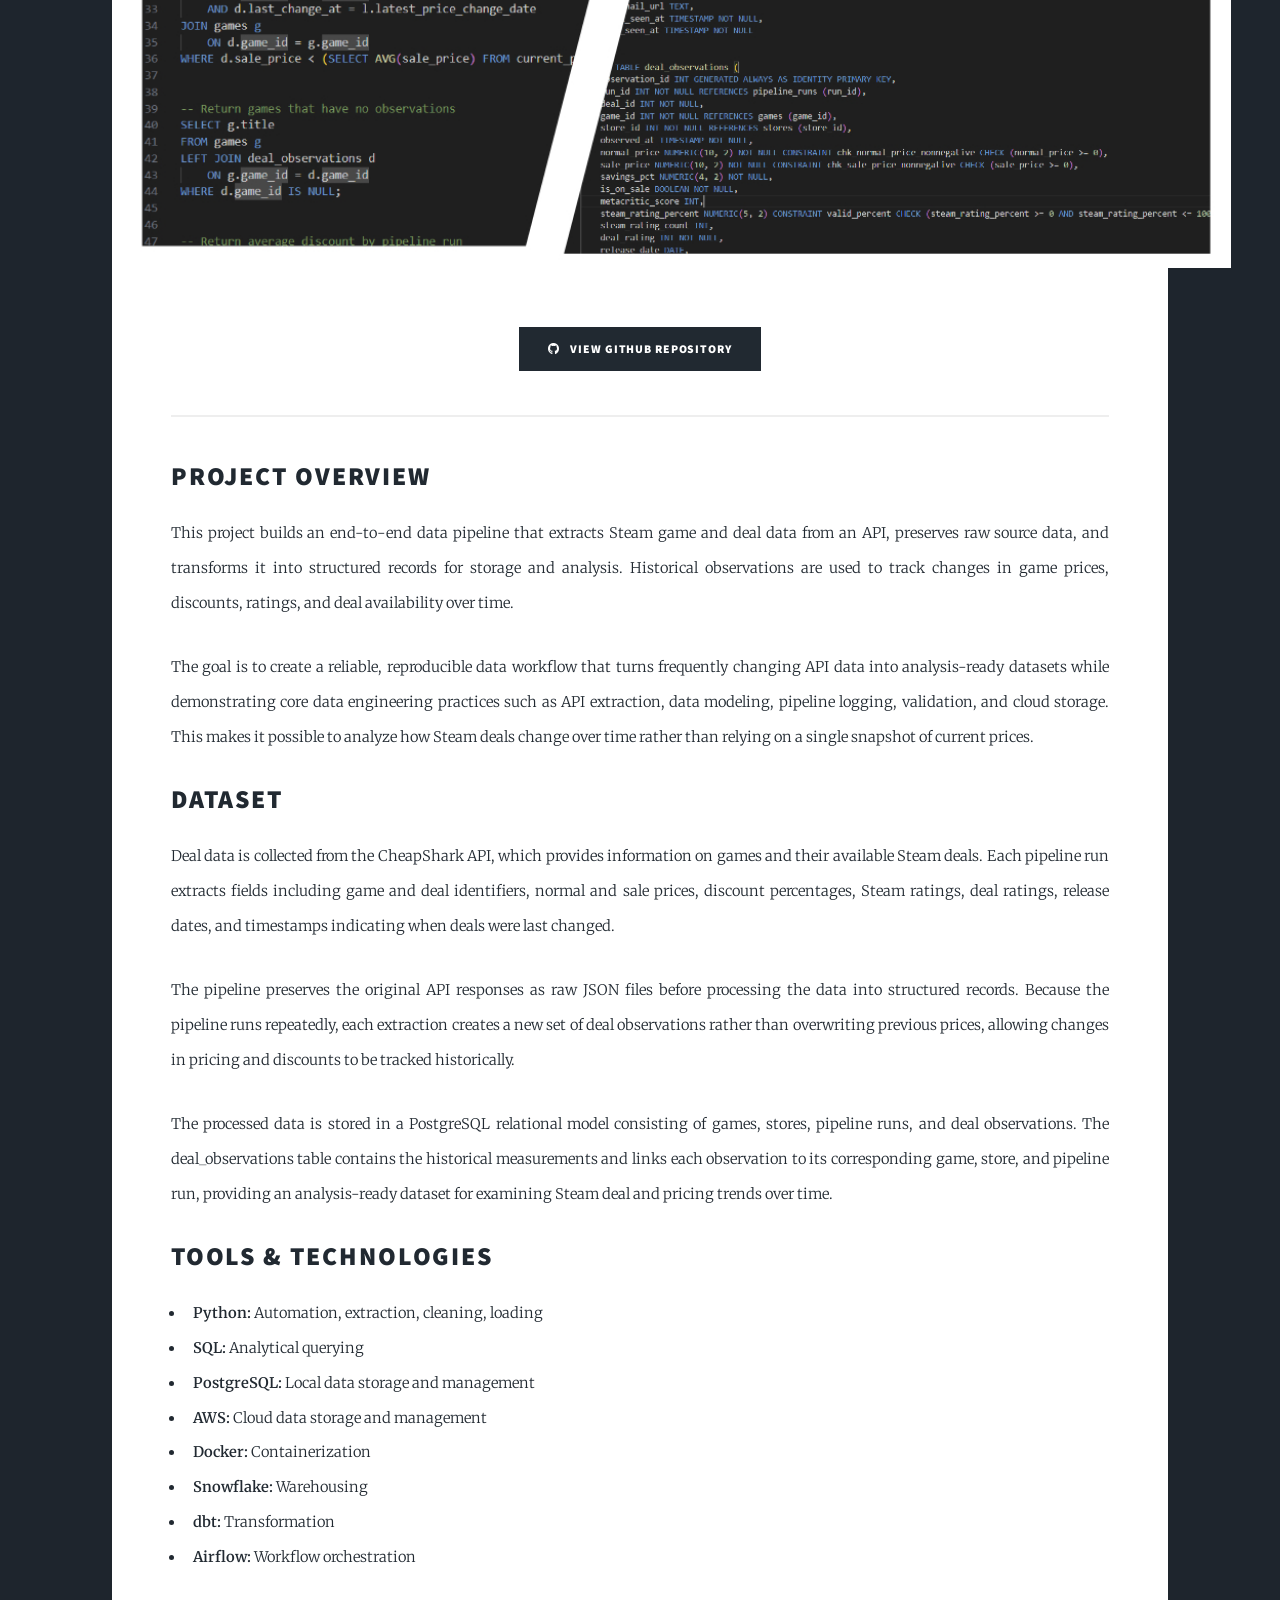
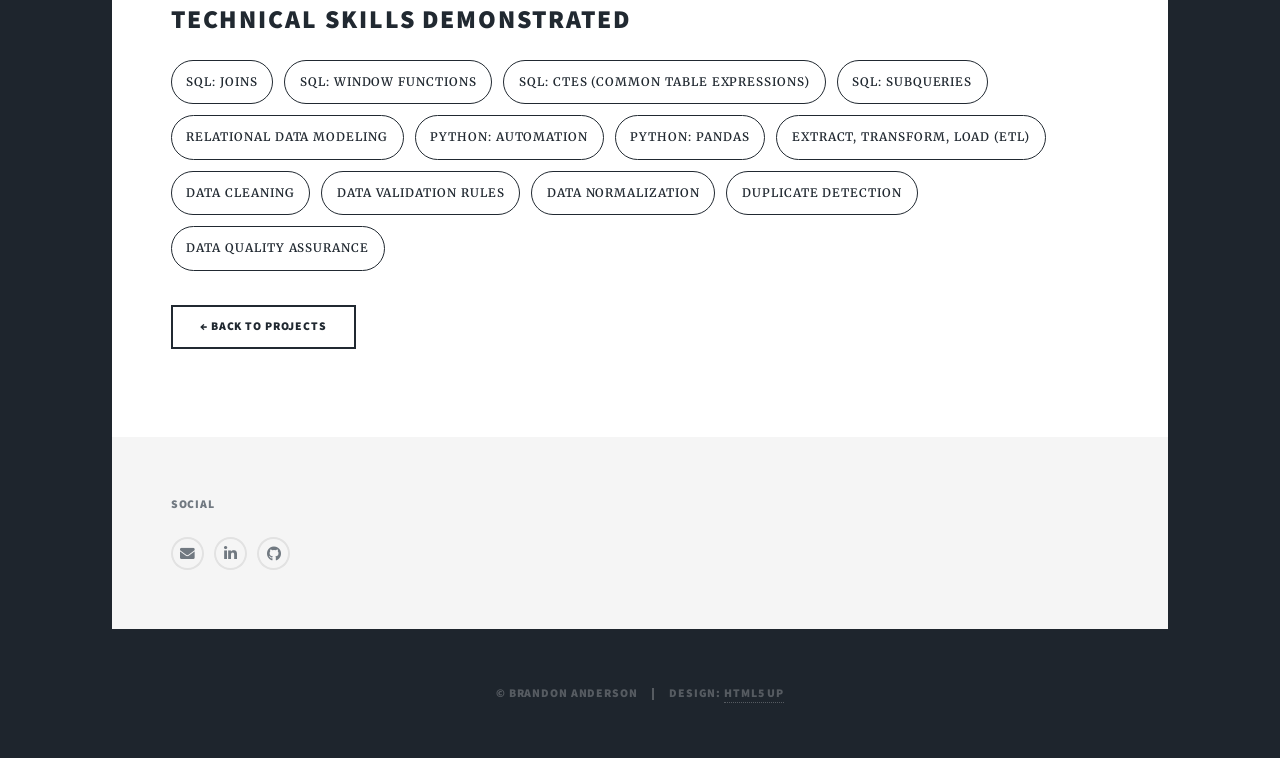
<file: projects/steam_games_pipeline.html>
```html
<!DOCTYPE HTML>
<html>
<head>
    <title>Steam Deals Pipeline | Brandon Anderson</title>
    <meta charset="utf-8" />
    <meta name="viewport" content="width=device-width, initial-scale=1, user-scalable=no" />
    <link rel="stylesheet" href="../assets/css/main.css" />
    <noscript>
        <link rel="stylesheet" href="../assets/css/noscript.css" />
    </noscript>
</head>

<body class="is-preload">

    <!-- Wrapper -->
    <div id="wrapper">

        <!-- Header -->
        <header id="header">
            <a href="index.html" class="logo">Brandon Anderson</a>
        </header>

        <!-- Nav -->
        <nav id="nav">
            <ul class="links">
                <li><a href="../index.html">Projects</a></li>
                <li><a href="../resume.html" target="_blank">Résumé</a></li>
                <li><a href="../about.html" target="_blank">About</a></li>
                <li><a href="../contact.html">Contact</a></li>
            </ul>

            <ul class="icons">
                <li>
                    <a href="mailto:mailto:&#098;&#114;&#097;&#110;&#100;&#101;&#114;&#115;&#111;&#110;&#046;&#097;&#110;&#100;&#101;&#114;&#115;&#111;&#110;&#046;&#099;&#097;&#114;&#101;&#101;&#114;&#064;&#103;&#109;&#097;&#105;&#108;&#046;&#099;&#111;&#109;" 
                        class="icon solid fa-envelope"
                        target="_blank">
                        <span class="label">Email</span>
                    </a>
                </li>

                <li>
                    <a href="https://www.linkedin.com/in/brandonranderson" 
                        class="icon brands fa-linkedin-in" 
                        target="_blank">
						<span class="label">LinkedIn</span>
					</a>
                </li>

                <li>
                    <a href="https://github.com/brandon-r-anderson" 
                        class="icon brands alt fa-github" 
                        target="_blank">
                        <span class="label">GitHub</span>
					</a>
                </li>
            </ul>
        </nav>

        <!-- Main -->
        <div id="main">

            <!-- Project Header -->
            <section class="post">

                <header class="major">
                    <span class="date">Python • SQL • PostgreSQL • AWS • Docker • Snowflake • dbt • Airflow </span>
                    <h1>Steam Deals Pipeline <br>(In Progress)</h1>
                    <p>
                       This project builds an automated data pipeline that extracts Steam game deal data from an API, stores raw data for reproducibility, and loads structured historical observations into PostgreSQL to track prices, discounts, ratings, and deal changes over time. 
                    </p>
                </header>

                <span class="image main">
                    <img src="../images/steam-games-pipeline-collage.jpg"
                        alt="From Budget to Blockbuster dashboard" 
                        style="width: 118%; margin-left: -5%;"/>
                </span>

                <!-- Quick Links -->
                <ul class="actions special">
                    <li>
                        <a href="https://github.com/brandon-r-anderson/steam-deal-analytics"
                            class="button primary icon brands fa-github"
                            target="_blank">
                            View GitHub Repository
                        </a>
                    </li>
                </ul>

                <hr />

                <!-- Project Overview -->
                <h2>Project Overview</h2>

                <p>
                    This project builds an end-to-end data pipeline that extracts Steam game and deal data from an API, preserves raw source data, and transforms it into structured records for storage and analysis. Historical observations are used to track changes in game prices, discounts, ratings, and deal availability over time.
                </p>

                <p>
                    The goal is to create a reliable, reproducible data workflow that turns frequently changing API data into analysis-ready datasets while demonstrating core data engineering practices such as API extraction, data modeling, pipeline logging, validation, and cloud storage. This makes it possible to analyze how Steam deals change over time rather than relying on a single snapshot of current prices.
                </p>

                <!-- Dataset -->
                <h2>Dataset</h2>

                <p>
                    Deal data is collected from the CheapShark API, which provides information on games and their available Steam deals. Each pipeline run extracts fields including game and deal identifiers, normal and sale prices, discount percentages, Steam ratings, deal ratings, release dates, and timestamps indicating when deals were last changed.
                </p>

                <p>
                    The pipeline preserves the original API responses as raw JSON files before processing the data into structured records. Because the pipeline runs repeatedly, each extraction creates a new set of deal observations rather than overwriting previous prices, allowing changes in pricing and discounts to be tracked historically.
                </p>

                <p>
                    The processed data is stored in a PostgreSQL relational model consisting of games, stores, pipeline runs, and deal observations. The deal_observations table contains the historical measurements and links each observation to its corresponding game, store, and pipeline run, providing an analysis-ready dataset for examining Steam deal and pricing trends over time.
                </p>

                <!-- Tools -->
                <h2>Tools & Technologies</h2>

                <ul>
                    <li><strong>Python:</strong> Automation, extraction, cleaning, loading</li>
                    <li><strong>SQL:</strong> Analytical querying</li>
                    <li><strong>PostgreSQL:</strong> Local data storage and management</li>
                    <li><strong>AWS:</strong> Cloud data storage and management</li>
                    <li><strong>Docker:</strong> Containerization</li>
                    <li><strong>Snowflake:</strong> Warehousing</li>
                    <li><strong>dbt:</strong> Transformation</li>
                    <li><strong>Airflow:</strong> Workflow orchestration</li>

                </ul>

                <!-- Methodology
                
                <h2>Methodology</h2>

                <ol>
                    <li>
                        <strong></strong>
                        
                    </li>

                    <li>
                        <strong></strong>
                        
                    </li>

                    <li>
                        <strong></strong>
                        
                    </li>

                    <li>
                        <strong></strong>
                        
                    </li>

                    <li>
                        <strong></strong>
                        
                    </li>

                    <li>
                        <strong></strong>
                        
                    </li>

                    <li>
                        <strong></strong>
                    </li>
                </ol>

                Key Findings
                <h2>Key Findings</h2>
                <p>
                </p>
                <p>
                </p>
                <p>
                </p>
                <p>
                </p>

                <h2>Limitations</h2>
                <ul>
                    <li>
                    </li>
                    <li>
                    </li>
                    <li>
                    </li>
                    <li>
                    </li>
                </ul>
            -->
                <!-- Skills -->
                <h2>Technical Skills Demonstrated</h2>

                <div class="tech-tags">
                    <span>SQL: Joins</span>
                    <span>SQL: Window Functions</span>
                    <span>SQL: CTEs (Common Table Expressions)</span>
                    <span>SQL: Subqueries</span>

                    <span>Relational Data Modeling</span>
                    
                    <span>Python: Automation</span>
                    <span>Python: Pandas</span>

                    <span>Extract, Transform, Load (ETL)</span>
                    <span>Data Cleaning</span>
                    <span>Data Validation Rules</span>
                    <span>Data Normalization</span>
                    <span>Duplicate Detection</span>
                    <span>Data Quality Assurance</span>
                </div>
                <br>

                <!-- Back Button -->
                <ul class="actions">
                    <li>
                        <a href="../index.html" class="button">
                            ← Back to Projects
                        </a>
                    </li>
                </ul>

            </section>

        </div>

        <!-- Footer -->
        <footer id="footer">
            <section>
                <h3>Social</h3>

                <ul class="icons alt">
                    <li>
                        <a href="mailto:mailto:&#098;&#114;&#097;&#110;&#100;&#101;&#114;&#115;&#111;&#110;&#046;&#097;&#110;&#100;&#101;&#114;&#115;&#111;&#110;&#046;&#099;&#097;&#114;&#101;&#101;&#114;&#064;&#103;&#109;&#097;&#105;&#108;&#046;&#099;&#111;&#109;" 
                            class="icon solid fa-envelope"
                            target="_blank">
                            <span class="label">Email</span>
                        </a>
					</li>
                    <li>
                        <a href="https://www.linkedin.com/in/brandon-anderson-bio"
                            class="icon brands fa-linkedin-in"
                            target="_blank">
                            <span class="label">LinkedIn</span>
                        </a>
                    </li>

                    <li>
                        <a href="https://github.com/brandon-r-anderson"
                            class="icon brands alt fa-github"
                            target="_blank">
                            <span class="label">GitHub</span>
                        </a>
                    </li>
                </ul>
            </section>

        </footer>

        <!-- Copyright -->
        <div id="copyright">
            <ul><li>&copy; Brandon Anderson</li><li>Design: <a href="https://html5up.net" target="_blank">HTML5 UP</a></li></ul>
        </div>

    </div>

    <!-- Scripts -->
    <script src="../assets/js/jquery.min.js"></script>
    <script src="../assets/js/jquery.scrollex.min.js"></script>
    <script src="../assets/js/jquery.scrolly.min.js"></script>
    <script src="../assets/js/browser.min.js"></script>
    <script src="../assets/js/breakpoints.min.js"></script>
    <script src="../assets/js/util.js"></script>
    <script src="../assets/js/main.js"></script>

</body>
</html>
</file>
<file: assets/css/main.css>
@import url(fontawesome-all.min.css);
@import url("https://fonts.googleapis.com/css?family=Merriweather:300,700,300italic,700italic|Source+Sans+Pro:900");

/*
	Massively by HTML5 UP
	html5up.net | @ajlkn
	Free for personal and commercial use under the CCA 3.0 license (html5up.net/license)
*/

html, body, div, span, applet, object,
iframe, h1, h2, h3, h4, h5, h6, p, blockquote,
pre, a, abbr, acronym, address, big, cite,
code, del, dfn, em, img, ins, kbd, q, s, samp,
small, strike, strong, sub, sup, tt, var, b,
u, i, center, dl, dt, dd, ol, ul, li, fieldset,
form, label, legend, table, caption, tbody,
tfoot, thead, tr, th, td, article, aside,
canvas, details, embed, figure, figcaption,
footer, header, hgroup, menu, nav, output, ruby,
section, summary, time, mark, audio, video {
	margin: 0;
	padding: 0;
	border: 0;
	font-size: 100%;
	font: inherit;
	vertical-align: baseline;}

article, aside, details, figcaption, figure,
footer, header, hgroup, menu, nav, section {
	display: block;}

body {
	line-height: 1;
}

ol, ul {
	list-style: none;
}

blockquote, q {
	quotes: none;
}

	blockquote:before, blockquote:after, q:before, q:after {
		content: '';
		content: none;
	}

table {
	border-collapse: collapse;
	border-spacing: 0;
}

body {
	-webkit-text-size-adjust: none;
}

mark {
	background-color: transparent;
	color: inherit;
}

input::-moz-focus-inner {
	border: 0;
	padding: 0;
}

input, select, textarea {
	-moz-appearance: none;
	-webkit-appearance: none;
	-ms-appearance: none;
	appearance: none;
}

/* Basic */

	@-ms-viewport {
		width: device-width;
	}

	body {
		-ms-overflow-style: scrollbar;
	}

	@media screen and (max-width: 480px) {

		html, body {
			min-width: 320px;
		}

	}

	html {
		box-sizing: border-box;
	}

	*, *:before, *:after {
		box-sizing: inherit;
	}

	body {
		background-color: #1e252d;
	}

		body.is-preload *, body.is-preload *:before, body.is-preload *:after {
			-moz-animation: none !important;
			-webkit-animation: none !important;
			-ms-animation: none !important;
			animation: none !important;
			-moz-transition: none !important;
			-webkit-transition: none !important;
			-ms-transition: none !important;
			transition: none !important;
		}

/* Type */

	html {
		font-size: 16pt;
	}

		@media screen and (max-width: 1680px) {

			html {
				font-size: 12pt;
			}

		}

		@media screen and (max-width: 1280px) {

			html {
				font-size: 11pt;
			}

		}

		@media screen and (max-width: 360px) {

			html {
				font-size: 10pt;
			}

		}

	body {
		color: #212931;
	}

	body, input, select, textarea {
		font-family: "Merriweather", Georgia, serif;
		font-weight: 300;
		font-size: 1rem;
		line-height: 2.375;
	}

	a {
		-moz-transition: color 0.2s ease-in-out, background-color 0.2s ease-in-out, border-color 0.2s ease-in-out, box-shadow 0.2s ease-in-out;
		-webkit-transition: color 0.2s ease-in-out, background-color 0.2s ease-in-out, border-color 0.2s ease-in-out, box-shadow 0.2s ease-in-out;
		-ms-transition: color 0.2s ease-in-out, background-color 0.2s ease-in-out, border-color 0.2s ease-in-out, box-shadow 0.2s ease-in-out;
		transition: color 0.2s ease-in-out, background-color 0.2s ease-in-out, border-color 0.2s ease-in-out, box-shadow 0.2s ease-in-out;
		border-bottom: dotted 1px;
		text-decoration: none;
	}

		a:hover {
			border-bottom-color: transparent;
		}

	strong, b {
		font-weight: 600;
	}

	em, i {
		font-style: italic;
	}

	p {
		text-align: justify;
		margin: 0 0 2rem 0;
	}

	h1, h2, h3, h4, h5, h6 {
		font-family: "Source Sans Pro", Helvetica, sans-serif;
		font-weight: 900;
		line-height: 1.5;
		letter-spacing: 0.075em;
		text-transform: uppercase;
		margin: 0 0 1rem 0;
	}

		h1 a, h2 a, h3 a, h4 a, h5 a, h6 a {
			border-bottom: 0;
			color: inherit;
			text-decoration: none;
		}

	h1 {
		font-size: 4rem;
		line-height: 1.1;
		margin: 0 0 2rem 0;
	}

	h2 {
		font-size: 1.75rem;
		line-height: 1.3;
		margin: 0 0 1.5rem 0;
	}

	h3 {
		font-size: 1.25rem;
		margin: 0 0 1.5rem 0;
	}

	h4 {
		font-size: 1rem;
	}

	h5 {
		font-size: 0.9rem;
	}

	h6 {
		font-size: 0.8rem;
	}

	sub {
		font-size: 0.8rem;
		position: relative;
		top: 0.5rem;
	}

	sup {
		font-size: 0.8rem;
		position: relative;
		top: -0.5rem;
	}

	blockquote {
		border-left: solid 4px;
		font-style: italic;
		margin: 0 0 2rem 0;
		padding: 0.5rem 0 0.5rem 2rem;
	}

	code {
		border: solid 2px;
		font-family: "Courier New", monospace;
		font-size: 0.9rem;
		margin: 0 0.25rem;
		padding: 0.25rem 0.65rem;
	}

	pre {
		-webkit-overflow-scrolling: touch;
		font-family: "Courier New", monospace;
		font-size: 0.9rem;
		margin: 0 0 2rem 0;
	}

		pre code {
			display: block;
			line-height: 1.75;
			padding: 1rem 1.5rem;
			overflow-x: auto;
		}

	hr {
		border: 0;
		border-bottom: solid 2px;
		margin: 3rem 0;
	}

		hr.major {
			margin: 5rem 0;
		}

	.align-left {
		text-align: left;
	}

	.align-center {
		text-align: center;
	}

	.align-right {
		text-align: right;
	}

	input, select, textarea {
		color: #212931;
	}

	a {
		color: #212931;
		border-bottom-color: rgba(33, 41, 49, 0.5);
	}

		a:hover {
			border-bottom-color: transparent;
			color: #18bfef !important;
		}

	strong, b {
		color: #212931;
	}

	h1, h2, h3, h4, h5, h6 {
		color: #212931;
	}

	blockquote {
		border-left-color: #eeeeee;
	}

	code {
		background: rgba(220, 220, 220, 0.25);
		border-color: #eeeeee;
	}

	hr {
		border-bottom-color: #eeeeee;
	}

/* Row */

	.row {
		display: flex;
		flex-wrap: wrap;
		box-sizing: border-box;
		align-items: stretch;
	}

		.row > * {
			box-sizing: border-box;
		}

		.row.gtr-uniform > * > :last-child {
			margin-bottom: 0;
		}

		.row.aln-left {
			justify-content: flex-start;
		}

		.row.aln-center {
			justify-content: center;
		}

		.row.aln-right {
			justify-content: flex-end;
		}

		.row.aln-top {
			align-items: flex-start;
		}

		.row.aln-middle {
			align-items: center;
		}

		.row.aln-bottom {
			align-items: flex-end;
		}

		.row > .imp {
			order: -1;
		}

		.row > .col-1 {
			width: 8.33333%;
		}

		.row > .off-1 {
			margin-left: 8.33333%;
		}

		.row > .col-2 {
			width: 16.66667%;
		}

		.row > .off-2 {
			margin-left: 16.66667%;
		}

		.row > .col-3 {
			width: 25%;
		}

		.row > .off-3 {
			margin-left: 25%;
		}

		.row > .col-4 {
			width: 33.33333%;
		}

		.row > .off-4 {
			margin-left: 33.33333%;
		}

		.row > .col-5 {
			width: 41.66667%;
		}

		.row > .off-5 {
			margin-left: 41.66667%;
		}

		.row > .col-6 {
			width: 50%;
		}

		.row > .off-6 {
			margin-left: 50%;
		}

		.row > .col-7 {
			width: 58.33333%;
		}

		.row > .off-7 {
			margin-left: 58.33333%;
		}

		.row > .col-8 {
			width: 66.66667%;
		}

		.row > .off-8 {
			margin-left: 66.66667%;
		}

		.row > .col-9 {
			width: 75%;
		}

		.row > .off-9 {
			margin-left: 75%;
		}

		.row > .col-10 {
			width: 83.33333%;
		}

		.row > .off-10 {
			margin-left: 83.33333%;
		}

		.row > .col-11 {
			width: 91.66667%;
		}

		.row > .off-11 {
			margin-left: 91.66667%;
		}

		.row > .col-12 {
			width: 100%;
		}

		.row > .off-12 {
			margin-left: 100%;
		}

		.row.gtr-0 {
			margin-top: 0;
			margin-left: 0rem;
		}

			.row.gtr-0 > * {
				padding: 0 0 0 0rem;
			}

			.row.gtr-0.gtr-uniform {
				margin-top: 0rem;
			}

				.row.gtr-0.gtr-uniform > * {
					padding-top: 0rem;
				}

		.row.gtr-25 {
			margin-top: 0;
			margin-left: -0.375rem;
		}

			.row.gtr-25 > * {
				padding: 0 0 0 0.375rem;
			}

			.row.gtr-25.gtr-uniform {
				margin-top: -0.375rem;
			}

				.row.gtr-25.gtr-uniform > * {
					padding-top: 0.375rem;
				}

		.row.gtr-50 {
			margin-top: 0;
			margin-left: -0.75rem;
		}

			.row.gtr-50 > * {
				padding: 0 0 0 0.75rem;
			}

			.row.gtr-50.gtr-uniform {
				margin-top: -0.75rem;
			}

				.row.gtr-50.gtr-uniform > * {
					padding-top: 0.75rem;
				}

		.row {
			margin-top: 0;
			margin-left: -1.5rem;
		}

			.row > * {
				padding: 0 0 0 1.5rem;
			}

			.row.gtr-uniform {
				margin-top: -1.5rem;
			}

				.row.gtr-uniform > * {
					padding-top: 1.5rem;
				}

		.row.gtr-150 {
			margin-top: 0;
			margin-left: -2.25rem;
		}

			.row.gtr-150 > * {
				padding: 0 0 0 2.25rem;
			}

			.row.gtr-150.gtr-uniform {
				margin-top: -2.25rem;
			}

				.row.gtr-150.gtr-uniform > * {
					padding-top: 2.25rem;
				}

		.row.gtr-200 {
			margin-top: 0;
			margin-left: -3rem;
		}

			.row.gtr-200 > * {
				padding: 0 0 0 3rem;
			}

			.row.gtr-200.gtr-uniform {
				margin-top: -3rem;
			}

				.row.gtr-200.gtr-uniform > * {
					padding-top: 3rem;
				}

		@media screen and (max-width: 1680px) {

			.row {
				display: flex;
				flex-wrap: wrap;
				box-sizing: border-box;
				align-items: stretch;
			}

				.row > * {
					box-sizing: border-box;
				}

				.row.gtr-uniform > * > :last-child {
					margin-bottom: 0;
				}

				.row.aln-left {
					justify-content: flex-start;
				}

				.row.aln-center {
					justify-content: center;
				}

				.row.aln-right {
					justify-content: flex-end;
				}

				.row.aln-top {
					align-items: flex-start;
				}

				.row.aln-middle {
					align-items: center;
				}

				.row.aln-bottom {
					align-items: flex-end;
				}

				.row > .imp-xlarge {
					order: -1;
				}

				.row > .col-1-xlarge {
					width: 8.33333%;
				}

				.row > .off-1-xlarge {
					margin-left: 8.33333%;
				}

				.row > .col-2-xlarge {
					width: 16.66667%;
				}

				.row > .off-2-xlarge {
					margin-left: 16.66667%;
				}

				.row > .col-3-xlarge {
					width: 25%;
				}

				.row > .off-3-xlarge {
					margin-left: 25%;
				}

				.row > .col-4-xlarge {
					width: 33.33333%;
				}

				.row > .off-4-xlarge {
					margin-left: 33.33333%;
				}

				.row > .col-5-xlarge {
					width: 41.66667%;
				}

				.row > .off-5-xlarge {
					margin-left: 41.66667%;
				}

				.row > .col-6-xlarge {
					width: 50%;
				}

				.row > .off-6-xlarge {
					margin-left: 50%;
				}

				.row > .col-7-xlarge {
					width: 58.33333%;
				}

				.row > .off-7-xlarge {
					margin-left: 58.33333%;
				}

				.row > .col-8-xlarge {
					width: 66.66667%;
				}

				.row > .off-8-xlarge {
					margin-left: 66.66667%;
				}

				.row > .col-9-xlarge {
					width: 75%;
				}

				.row > .off-9-xlarge {
					margin-left: 75%;
				}

				.row > .col-10-xlarge {
					width: 83.33333%;
				}

				.row > .off-10-xlarge {
					margin-left: 83.33333%;
				}

				.row > .col-11-xlarge {
					width: 91.66667%;
				}

				.row > .off-11-xlarge {
					margin-left: 91.66667%;
				}

				.row > .col-12-xlarge {
					width: 100%;
				}

				.row > .off-12-xlarge {
					margin-left: 100%;
				}

				.row.gtr-0 {
					margin-top: 0;
					margin-left: 0rem;
				}

					.row.gtr-0 > * {
						padding: 0 0 0 0rem;
					}

					.row.gtr-0.gtr-uniform {
						margin-top: 0rem;
					}

						.row.gtr-0.gtr-uniform > * {
							padding-top: 0rem;
						}

				.row.gtr-25 {
					margin-top: 0;
					margin-left: -0.375rem;
				}

					.row.gtr-25 > * {
						padding: 0 0 0 0.375rem;
					}

					.row.gtr-25.gtr-uniform {
						margin-top: -0.375rem;
					}

						.row.gtr-25.gtr-uniform > * {
							padding-top: 0.375rem;
						}

				.row.gtr-50 {
					margin-top: 0;
					margin-left: -0.75rem;
				}

					.row.gtr-50 > * {
						padding: 0 0 0 0.75rem;
					}

					.row.gtr-50.gtr-uniform {
						margin-top: -0.75rem;
					}

						.row.gtr-50.gtr-uniform > * {
							padding-top: 0.75rem;
						}

				.row {
					margin-top: 0;
					margin-left: -1.5rem;
				}

					.row > * {
						padding: 0 0 0 1.5rem;
					}

					.row.gtr-uniform {
						margin-top: -1.5rem;
					}

						.row.gtr-uniform > * {
							padding-top: 1.5rem;
						}

				.row.gtr-150 {
					margin-top: 0;
					margin-left: -2.25rem;
				}

					.row.gtr-150 > * {
						padding: 0 0 0 2.25rem;
					}

					.row.gtr-150.gtr-uniform {
						margin-top: -2.25rem;
					}

						.row.gtr-150.gtr-uniform > * {
							padding-top: 2.25rem;
						}

				.row.gtr-200 {
					margin-top: 0;
					margin-left: -3rem;
				}

					.row.gtr-200 > * {
						padding: 0 0 0 3rem;
					}

					.row.gtr-200.gtr-uniform {
						margin-top: -3rem;
					}

						.row.gtr-200.gtr-uniform > * {
							padding-top: 3rem;
						}

		}

		@media screen and (max-width: 1280px) {

			.row {
				display: flex;
				flex-wrap: wrap;
				box-sizing: border-box;
				align-items: stretch;
			}

				.row > * {
					box-sizing: border-box;
				}

				.row.gtr-uniform > * > :last-child {
					margin-bottom: 0;
				}

				.row.aln-left {
					justify-content: flex-start;
				}

				.row.aln-center {
					justify-content: center;
				}

				.row.aln-right {
					justify-content: flex-end;
				}

				.row.aln-top {
					align-items: flex-start;
				}

				.row.aln-middle {
					align-items: center;
				}

				.row.aln-bottom {
					align-items: flex-end;
				}

				.row > .imp-large {
					order: -1;
				}

				.row > .col-1-large {
					width: 8.33333%;
				}

				.row > .off-1-large {
					margin-left: 8.33333%;
				}

				.row > .col-2-large {
					width: 16.66667%;
				}

				.row > .off-2-large {
					margin-left: 16.66667%;
				}

				.row > .col-3-large {
					width: 25%;
				}

				.row > .off-3-large {
					margin-left: 25%;
				}

				.row > .col-4-large {
					width: 33.33333%;
				}

				.row > .off-4-large {
					margin-left: 33.33333%;
				}

				.row > .col-5-large {
					width: 41.66667%;
				}

				.row > .off-5-large {
					margin-left: 41.66667%;
				}

				.row > .col-6-large {
					width: 50%;
				}

				.row > .off-6-large {
					margin-left: 50%;
				}

				.row > .col-7-large {
					width: 58.33333%;
				}

				.row > .off-7-large {
					margin-left: 58.33333%;
				}

				.row > .col-8-large {
					width: 66.66667%;
				}

				.row > .off-8-large {
					margin-left: 66.66667%;
				}

				.row > .col-9-large {
					width: 75%;
				}

				.row > .off-9-large {
					margin-left: 75%;
				}

				.row > .col-10-large {
					width: 83.33333%;
				}

				.row > .off-10-large {
					margin-left: 83.33333%;
				}

				.row > .col-11-large {
					width: 91.66667%;
				}

				.row > .off-11-large {
					margin-left: 91.66667%;
				}

				.row > .col-12-large {
					width: 100%;
				}

				.row > .off-12-large {
					margin-left: 100%;
				}

				.row.gtr-0 {
					margin-top: 0;
					margin-left: 0rem;
				}

					.row.gtr-0 > * {
						padding: 0 0 0 0rem;
					}

					.row.gtr-0.gtr-uniform {
						margin-top: 0rem;
					}

						.row.gtr-0.gtr-uniform > * {
							padding-top: 0rem;
						}

				.row.gtr-25 {
					margin-top: 0;
					margin-left: -0.375rem;
				}

					.row.gtr-25 > * {
						padding: 0 0 0 0.375rem;
					}

					.row.gtr-25.gtr-uniform {
						margin-top: -0.375rem;
					}

						.row.gtr-25.gtr-uniform > * {
							padding-top: 0.375rem;
						}

				.row.gtr-50 {
					margin-top: 0;
					margin-left: -0.75rem;
				}

					.row.gtr-50 > * {
						padding: 0 0 0 0.75rem;
					}

					.row.gtr-50.gtr-uniform {
						margin-top: -0.75rem;
					}

						.row.gtr-50.gtr-uniform > * {
							padding-top: 0.75rem;
						}

				.row {
					margin-top: 0;
					margin-left: -1.5rem;
				}

					.row > * {
						padding: 0 0 0 1.5rem;
					}

					.row.gtr-uniform {
						margin-top: -1.5rem;
					}

						.row.gtr-uniform > * {
							padding-top: 1.5rem;
						}

				.row.gtr-150 {
					margin-top: 0;
					margin-left: -2.25rem;
				}

					.row.gtr-150 > * {
						padding: 0 0 0 2.25rem;
					}

					.row.gtr-150.gtr-uniform {
						margin-top: -2.25rem;
					}

						.row.gtr-150.gtr-uniform > * {
							padding-top: 2.25rem;
						}

				.row.gtr-200 {
					margin-top: 0;
					margin-left: -3rem;
				}

					.row.gtr-200 > * {
						padding: 0 0 0 3rem;
					}

					.row.gtr-200.gtr-uniform {
						margin-top: -3rem;
					}

						.row.gtr-200.gtr-uniform > * {
							padding-top: 3rem;
						}

		}

		@media screen and (max-width: 980px) {

			.row {
				display: flex;
				flex-wrap: wrap;
				box-sizing: border-box;
				align-items: stretch;
			}

				.row > * {
					box-sizing: border-box;
				}

				.row.gtr-uniform > * > :last-child {
					margin-bottom: 0;
				}

				.row.aln-left {
					justify-content: flex-start;
				}

				.row.aln-center {
					justify-content: center;
				}

				.row.aln-right {
					justify-content: flex-end;
				}

				.row.aln-top {
					align-items: flex-start;
				}

				.row.aln-middle {
					align-items: center;
				}

				.row.aln-bottom {
					align-items: flex-end;
				}

				.row > .imp-medium {
					order: -1;
				}

				.row > .col-1-medium {
					width: 8.33333%;
				}

				.row > .off-1-medium {
					margin-left: 8.33333%;
				}

				.row > .col-2-medium {
					width: 16.66667%;
				}

				.row > .off-2-medium {
					margin-left: 16.66667%;
				}

				.row > .col-3-medium {
					width: 25%;
				}

				.row > .off-3-medium {
					margin-left: 25%;
				}

				.row > .col-4-medium {
					width: 33.33333%;
				}

				.row > .off-4-medium {
					margin-left: 33.33333%;
				}

				.row > .col-5-medium {
					width: 41.66667%;
				}

				.row > .off-5-medium {
					margin-left: 41.66667%;
				}

				.row > .col-6-medium {
					width: 50%;
				}

				.row > .off-6-medium {
					margin-left: 50%;
				}

				.row > .col-7-medium {
					width: 58.33333%;
				}

				.row > .off-7-medium {
					margin-left: 58.33333%;
				}

				.row > .col-8-medium {
					width: 66.66667%;
				}

				.row > .off-8-medium {
					margin-left: 66.66667%;
				}

				.row > .col-9-medium {
					width: 75%;
				}

				.row > .off-9-medium {
					margin-left: 75%;
				}

				.row > .col-10-medium {
					width: 83.33333%;
				}

				.row > .off-10-medium {
					margin-left: 83.33333%;
				}

				.row > .col-11-medium {
					width: 91.66667%;
				}

				.row > .off-11-medium {
					margin-left: 91.66667%;
				}

				.row > .col-12-medium {
					width: 100%;
				}

				.row > .off-12-medium {
					margin-left: 100%;
				}

				.row.gtr-0 {
					margin-top: 0;
					margin-left: 0rem;
				}

					.row.gtr-0 > * {
						padding: 0 0 0 0rem;
					}

					.row.gtr-0.gtr-uniform {
						margin-top: 0rem;
					}

						.row.gtr-0.gtr-uniform > * {
							padding-top: 0rem;
						}

				.row.gtr-25 {
					margin-top: 0;
					margin-left: -0.375rem;
				}

					.row.gtr-25 > * {
						padding: 0 0 0 0.375rem;
					}

					.row.gtr-25.gtr-uniform {
						margin-top: -0.375rem;
					}

						.row.gtr-25.gtr-uniform > * {
							padding-top: 0.375rem;
						}

				.row.gtr-50 {
					margin-top: 0;
					margin-left: -0.75rem;
				}

					.row.gtr-50 > * {
						padding: 0 0 0 0.75rem;
					}

					.row.gtr-50.gtr-uniform {
						margin-top: -0.75rem;
					}

						.row.gtr-50.gtr-uniform > * {
							padding-top: 0.75rem;
						}

				.row {
					margin-top: 0;
					margin-left: -1.5rem;
				}

					.row > * {
						padding: 0 0 0 1.5rem;
					}

					.row.gtr-uniform {
						margin-top: -1.5rem;
					}

						.row.gtr-uniform > * {
							padding-top: 1.5rem;
						}

				.row.gtr-150 {
					margin-top: 0;
					margin-left: -2.25rem;
				}

					.row.gtr-150 > * {
						padding: 0 0 0 2.25rem;
					}

					.row.gtr-150.gtr-uniform {
						margin-top: -2.25rem;
					}

						.row.gtr-150.gtr-uniform > * {
							padding-top: 2.25rem;
						}

				.row.gtr-200 {
					margin-top: 0;
					margin-left: -3rem;
				}

					.row.gtr-200 > * {
						padding: 0 0 0 3rem;
					}

					.row.gtr-200.gtr-uniform {
						margin-top: -3rem;
					}

						.row.gtr-200.gtr-uniform > * {
							padding-top: 3rem;
						}

		}

		@media screen and (max-width: 736px) {

			.row {
				display: flex;
				flex-wrap: wrap;
				box-sizing: border-box;
				align-items: stretch;
			}

				.row > * {
					box-sizing: border-box;
				}

				.row.gtr-uniform > * > :last-child {
					margin-bottom: 0;
				}

				.row.aln-left {
					justify-content: flex-start;
				}

				.row.aln-center {
					justify-content: center;
				}

				.row.aln-right {
					justify-content: flex-end;
				}

				.row.aln-top {
					align-items: flex-start;
				}

				.row.aln-middle {
					align-items: center;
				}

				.row.aln-bottom {
					align-items: flex-end;
				}

				.row > .imp-small {
					order: -1;
				}

				.row > .col-1-small {
					width: 8.33333%;
				}

				.row > .off-1-small {
					margin-left: 8.33333%;
				}

				.row > .col-2-small {
					width: 16.66667%;
				}

				.row > .off-2-small {
					margin-left: 16.66667%;
				}

				.row > .col-3-small {
					width: 25%;
				}

				.row > .off-3-small {
					margin-left: 25%;
				}

				.row > .col-4-small {
					width: 33.33333%;
				}

				.row > .off-4-small {
					margin-left: 33.33333%;
				}

				.row > .col-5-small {
					width: 41.66667%;
				}

				.row > .off-5-small {
					margin-left: 41.66667%;
				}

				.row > .col-6-small {
					width: 50%;
				}

				.row > .off-6-small {
					margin-left: 50%;
				}

				.row > .col-7-small {
					width: 58.33333%;
				}

				.row > .off-7-small {
					margin-left: 58.33333%;
				}

				.row > .col-8-small {
					width: 66.66667%;
				}

				.row > .off-8-small {
					margin-left: 66.66667%;
				}

				.row > .col-9-small {
					width: 75%;
				}

				.row > .off-9-small {
					margin-left: 75%;
				}

				.row > .col-10-small {
					width: 83.33333%;
				}

				.row > .off-10-small {
					margin-left: 83.33333%;
				}

				.row > .col-11-small {
					width: 91.66667%;
				}

				.row > .off-11-small {
					margin-left: 91.66667%;
				}

				.row > .col-12-small {
					width: 100%;
				}

				.row > .off-12-small {
					margin-left: 100%;
				}

				.row.gtr-0 {
					margin-top: 0;
					margin-left: 0rem;
				}

					.row.gtr-0 > * {
						padding: 0 0 0 0rem;
					}

					.row.gtr-0.gtr-uniform {
						margin-top: 0rem;
					}

						.row.gtr-0.gtr-uniform > * {
							padding-top: 0rem;
						}

				.row.gtr-25 {
					margin-top: 0;
					margin-left: -0.375rem;
				}

					.row.gtr-25 > * {
						padding: 0 0 0 0.375rem;
					}

					.row.gtr-25.gtr-uniform {
						margin-top: -0.375rem;
					}

						.row.gtr-25.gtr-uniform > * {
							padding-top: 0.375rem;
						}

				.row.gtr-50 {
					margin-top: 0;
					margin-left: -0.75rem;
				}

					.row.gtr-50 > * {
						padding: 0 0 0 0.75rem;
					}

					.row.gtr-50.gtr-uniform {
						margin-top: -0.75rem;
					}

						.row.gtr-50.gtr-uniform > * {
							padding-top: 0.75rem;
						}

				.row {
					margin-top: 0;
					margin-left: -1.5rem;
				}

					.row > * {
						padding: 0 0 0 1.5rem;
					}

					.row.gtr-uniform {
						margin-top: -1.5rem;
					}

						.row.gtr-uniform > * {
							padding-top: 1.5rem;
						}

				.row.gtr-150 {
					margin-top: 0;
					margin-left: -2.25rem;
				}

					.row.gtr-150 > * {
						padding: 0 0 0 2.25rem;
					}

					.row.gtr-150.gtr-uniform {
						margin-top: -2.25rem;
					}

						.row.gtr-150.gtr-uniform > * {
							padding-top: 2.25rem;
						}

				.row.gtr-200 {
					margin-top: 0;
					margin-left: -3rem;
				}

					.row.gtr-200 > * {
						padding: 0 0 0 3rem;
					}

					.row.gtr-200.gtr-uniform {
						margin-top: -3rem;
					}

						.row.gtr-200.gtr-uniform > * {
							padding-top: 3rem;
						}

		}

		@media screen and (max-width: 480px) {

			.row {
				display: flex;
				flex-wrap: wrap;
				box-sizing: border-box;
				align-items: stretch;
			}

				.row > * {
					box-sizing: border-box;
				}

				.row.gtr-uniform > * > :last-child {
					margin-bottom: 0;
				}

				.row.aln-left {
					justify-content: flex-start;
				}

				.row.aln-center {
					justify-content: center;
				}

				.row.aln-right {
					justify-content: flex-end;
				}

				.row.aln-top {
					align-items: flex-start;
				}

				.row.aln-middle {
					align-items: center;
				}

				.row.aln-bottom {
					align-items: flex-end;
				}

				.row > .imp-xsmall {
					order: -1;
				}

				.row > .col-1-xsmall {
					width: 8.33333%;
				}

				.row > .off-1-xsmall {
					margin-left: 8.33333%;
				}

				.row > .col-2-xsmall {
					width: 16.66667%;
				}

				.row > .off-2-xsmall {
					margin-left: 16.66667%;
				}

				.row > .col-3-xsmall {
					width: 25%;
				}

				.row > .off-3-xsmall {
					margin-left: 25%;
				}

				.row > .col-4-xsmall {
					width: 33.33333%;
				}

				.row > .off-4-xsmall {
					margin-left: 33.33333%;
				}

				.row > .col-5-xsmall {
					width: 41.66667%;
				}

				.row > .off-5-xsmall {
					margin-left: 41.66667%;
				}

				.row > .col-6-xsmall {
					width: 50%;
				}

				.row > .off-6-xsmall {
					margin-left: 50%;
				}

				.row > .col-7-xsmall {
					width: 58.33333%;
				}

				.row > .off-7-xsmall {
					margin-left: 58.33333%;
				}

				.row > .col-8-xsmall {
					width: 66.66667%;
				}

				.row > .off-8-xsmall {
					margin-left: 66.66667%;
				}

				.row > .col-9-xsmall {
					width: 75%;
				}

				.row > .off-9-xsmall {
					margin-left: 75%;
				}

				.row > .col-10-xsmall {
					width: 83.33333%;
				}

				.row > .off-10-xsmall {
					margin-left: 83.33333%;
				}

				.row > .col-11-xsmall {
					width: 91.66667%;
				}

				.row > .off-11-xsmall {
					margin-left: 91.66667%;
				}

				.row > .col-12-xsmall {
					width: 100%;
				}

				.row > .off-12-xsmall {
					margin-left: 100%;
				}

				.row.gtr-0 {
					margin-top: 0;
					margin-left: 0rem;
				}

					.row.gtr-0 > * {
						padding: 0 0 0 0rem;
					}

					.row.gtr-0.gtr-uniform {
						margin-top: 0rem;
					}

						.row.gtr-0.gtr-uniform > * {
							padding-top: 0rem;
						}

				.row.gtr-25 {
					margin-top: 0;
					margin-left: -0.375rem;
				}

					.row.gtr-25 > * {
						padding: 0 0 0 0.375rem;
					}

					.row.gtr-25.gtr-uniform {
						margin-top: -0.375rem;
					}

						.row.gtr-25.gtr-uniform > * {
							padding-top: 0.375rem;
						}

				.row.gtr-50 {
					margin-top: 0;
					margin-left: -0.75rem;
				}

					.row.gtr-50 > * {
						padding: 0 0 0 0.75rem;
					}

					.row.gtr-50.gtr-uniform {
						margin-top: -0.75rem;
					}

						.row.gtr-50.gtr-uniform > * {
							padding-top: 0.75rem;
						}

				.row {
					margin-top: 0;
					margin-left: -1.5rem;
				}

					.row > * {
						padding: 0 0 0 1.5rem;
					}

					.row.gtr-uniform {
						margin-top: -1.5rem;
					}

						.row.gtr-uniform > * {
							padding-top: 1.5rem;
						}

				.row.gtr-150 {
					margin-top: 0;
					margin-left: -2.25rem;
				}

					.row.gtr-150 > * {
						padding: 0 0 0 2.25rem;
					}

					.row.gtr-150.gtr-uniform {
						margin-top: -2.25rem;
					}

						.row.gtr-150.gtr-uniform > * {
							padding-top: 2.25rem;
						}

				.row.gtr-200 {
					margin-top: 0;
					margin-left: -3rem;
				}

					.row.gtr-200 > * {
						padding: 0 0 0 3rem;
					}

					.row.gtr-200.gtr-uniform {
						margin-top: -3rem;
					}

						.row.gtr-200.gtr-uniform > * {
							padding-top: 3rem;
						}

		}

		@media screen and (max-width: 360px) {

			.row {
				display: flex;
				flex-wrap: wrap;
				box-sizing: border-box;
				align-items: stretch;
			}

				.row > * {
					box-sizing: border-box;
				}

				.row.gtr-uniform > * > :last-child {
					margin-bottom: 0;
				}

				.row.aln-left {
					justify-content: flex-start;
				}

				.row.aln-center {
					justify-content: center;
				}

				.row.aln-right {
					justify-content: flex-end;
				}

				.row.aln-top {
					align-items: flex-start;
				}

				.row.aln-middle {
					align-items: center;
				}

				.row.aln-bottom {
					align-items: flex-end;
				}

				.row > .imp-xxsmall {
					order: -1;
				}

				.row > .col-1-xxsmall {
					width: 8.33333%;
				}

				.row > .off-1-xxsmall {
					margin-left: 8.33333%;
				}

				.row > .col-2-xxsmall {
					width: 16.66667%;
				}

				.row > .off-2-xxsmall {
					margin-left: 16.66667%;
				}

				.row > .col-3-xxsmall {
					width: 25%;
				}

				.row > .off-3-xxsmall {
					margin-left: 25%;
				}

				.row > .col-4-xxsmall {
					width: 33.33333%;
				}

				.row > .off-4-xxsmall {
					margin-left: 33.33333%;
				}

				.row > .col-5-xxsmall {
					width: 41.66667%;
				}

				.row > .off-5-xxsmall {
					margin-left: 41.66667%;
				}

				.row > .col-6-xxsmall {
					width: 50%;
				}

				.row > .off-6-xxsmall {
					margin-left: 50%;
				}

				.row > .col-7-xxsmall {
					width: 58.33333%;
				}

				.row > .off-7-xxsmall {
					margin-left: 58.33333%;
				}

				.row > .col-8-xxsmall {
					width: 66.66667%;
				}

				.row > .off-8-xxsmall {
					margin-left: 66.66667%;
				}

				.row > .col-9-xxsmall {
					width: 75%;
				}

				.row > .off-9-xxsmall {
					margin-left: 75%;
				}

				.row > .col-10-xxsmall {
					width: 83.33333%;
				}

				.row > .off-10-xxsmall {
					margin-left: 83.33333%;
				}

				.row > .col-11-xxsmall {
					width: 91.66667%;
				}

				.row > .off-11-xxsmall {
					margin-left: 91.66667%;
				}

				.row > .col-12-xxsmall {
					width: 100%;
				}

				.row > .off-12-xxsmall {
					margin-left: 100%;
				}

				.row.gtr-0 {
					margin-top: 0;
					margin-left: 0rem;
				}

					.row.gtr-0 > * {
						padding: 0 0 0 0rem;
					}

					.row.gtr-0.gtr-uniform {
						margin-top: 0rem;
					}

						.row.gtr-0.gtr-uniform > * {
							padding-top: 0rem;
						}

				.row.gtr-25 {
					margin-top: 0;
					margin-left: -0.375rem;
				}

					.row.gtr-25 > * {
						padding: 0 0 0 0.375rem;
					}

					.row.gtr-25.gtr-uniform {
						margin-top: -0.375rem;
					}

						.row.gtr-25.gtr-uniform > * {
							padding-top: 0.375rem;
						}

				.row.gtr-50 {
					margin-top: 0;
					margin-left: -0.75rem;
				}

					.row.gtr-50 > * {
						padding: 0 0 0 0.75rem;
					}

					.row.gtr-50.gtr-uniform {
						margin-top: -0.75rem;
					}

						.row.gtr-50.gtr-uniform > * {
							padding-top: 0.75rem;
						}

				.row {
					margin-top: 0;
					margin-left: -1.5rem;
				}

					.row > * {
						padding: 0 0 0 1.5rem;
					}

					.row.gtr-uniform {
						margin-top: -1.5rem;
					}

						.row.gtr-uniform > * {
							padding-top: 1.5rem;
						}

				.row.gtr-150 {
					margin-top: 0;
					margin-left: -2.25rem;
				}

					.row.gtr-150 > * {
						padding: 0 0 0 2.25rem;
					}

					.row.gtr-150.gtr-uniform {
						margin-top: -2.25rem;
					}

						.row.gtr-150.gtr-uniform > * {
							padding-top: 2.25rem;
						}

				.row.gtr-200 {
					margin-top: 0;
					margin-left: -3rem;
				}

					.row.gtr-200 > * {
						padding: 0 0 0 3rem;
					}

					.row.gtr-200.gtr-uniform {
						margin-top: -3rem;
					}

						.row.gtr-200.gtr-uniform > * {
							padding-top: 3rem;
						}

		}

/* Box */

	.box {
		border: solid 2px;
		margin-bottom: 2rem;
		padding: 1.5rem;
	}

		.box > :last-child,
		.box > :last-child > :last-child,
		.box > :last-child > :last-child > :last-child {
			margin-bottom: 0;
		}

		.box.alt {
			border: 0;
			border-radius: 0;
			padding: 0;
		}

	.box {
		border-color: #eeeeee;
	}

/* Button */

	input[type="submit"],
	input[type="reset"],
	input[type="button"],
	button,
	.button {
		-moz-appearance: none;
		-webkit-appearance: none;
		-ms-appearance: none;
		appearance: none;
		-moz-transition: background-color 0.2s ease-in-out, box-shadow 0.2s ease-in-out, color 0.2s ease-in-out;
		-webkit-transition: background-color 0.2s ease-in-out, box-shadow 0.2s ease-in-out, color 0.2s ease-in-out;
		-ms-transition: background-color 0.2s ease-in-out, box-shadow 0.2s ease-in-out, color 0.2s ease-in-out;
		transition: background-color 0.2s ease-in-out, box-shadow 0.2s ease-in-out, color 0.2s ease-in-out;
		border: 0;
		border-radius: 0;
		cursor: pointer;
		display: inline-block;
		font-family: "Source Sans Pro", Helvetica, sans-serif;
		font-size: 0.8rem;
		font-weight: 900;
		letter-spacing: 0.075em;
		height: 3rem;
		line-height: 3rem;
		padding: 0 2rem;
		text-align: center;
		text-decoration: none;
		text-transform: uppercase;
		white-space: nowrap;
	}

		input[type="submit"].icon:before,
		input[type="reset"].icon:before,
		input[type="button"].icon:before,
		button.icon:before,
		.button.icon:before {
			margin-right: 0.5rem;
		}

		input[type="submit"].icon.solo,
		input[type="reset"].icon.solo,
		input[type="button"].icon.solo,
		button.icon.solo,
		.button.icon.solo {
			position: relative;
			width: 4rem;
			height: 4rem;
			line-height: 4rem;
			border-radius: 4rem;
			text-indent: 4rem;
			overflow: hidden;
			padding: 0;
			white-space: nowrap;
		}

			input[type="submit"].icon.solo:before,
			input[type="reset"].icon.solo:before,
			input[type="button"].icon.solo:before,
			button.icon.solo:before,
			.button.icon.solo:before {
				position: absolute;
				display: block;
				top: 0;
				left: 0;
				width: inherit;
				height: inherit;
				line-height: inherit;
				font-size: 1.25rem;
				margin-right: 0;
				text-align: center;
				text-indent: 0;
			}

		input[type="submit"].fit,
		input[type="reset"].fit,
		input[type="button"].fit,
		button.fit,
		.button.fit {
			width: 100%;
		}

		input[type="submit"].small,
		input[type="reset"].small,
		input[type="button"].small,
		button.small,
		.button.small {
			font-size: 0.7rem;
			height: 2.5rem;
			line-height: 2.5rem;
			padding: 0 1.5rem;
		}

		input[type="submit"].large,
		input[type="reset"].large,
		input[type="button"].large,
		button.large,
		.button.large {
			font-size: 0.9rem;
			height: 3.5rem;
			line-height: 3.5rem;
			padding: 0 2.75rem;
		}

		@media screen and (max-width: 980px) {

			input[type="submit"],
			input[type="reset"],
			input[type="button"],
			button,
			.button {
				font-size: 0.9rem;
				height: 3.25rem;
				line-height: 3.25rem;
			}

				input[type="submit"].large,
				input[type="reset"].large,
				input[type="button"].large,
				button.large,
				.button.large {
					font-size: 1rem;
					height: 3.75rem;
					line-height: 3.75rem;
				}

		}

		input[type="submit"].disabled, input[type="submit"]:disabled,
		input[type="reset"].disabled,
		input[type="reset"]:disabled,
		input[type="button"].disabled,
		input[type="button"]:disabled,
		button.disabled,
		button:disabled,
		.button.disabled,
		.button:disabled {
			pointer-events: none;
			opacity: 0.25;
		}

	input[type="submit"],
	input[type="reset"],
	input[type="button"],
	button,
	.button {
		background-color: transparent;
		box-shadow: inset 0 0 0 2px #212931;
		color: #212931 !important;
	}

		input[type="submit"]:hover,
		input[type="reset"]:hover,
		input[type="button"]:hover,
		button:hover,
		.button:hover {
			box-shadow: inset 0 0 0 2px #18bfef;
			color: #18bfef !important;
		}

		input[type="submit"].primary,
		input[type="reset"].primary,
		input[type="button"].primary,
		button.primary,
		.button.primary {
			background-color: #212931;
			box-shadow: none;
			color: #ffffff !important;
		}

			input[type="submit"].primary:hover,
			input[type="reset"].primary:hover,
			input[type="button"].primary:hover,
			button.primary:hover,
			.button.primary:hover {
				background-color: #18bfef;
			}

/* Form */

	form {
		margin: 0 0 2rem 0;
	}

		form > :last-child {
			margin-bottom: 0;
		}

		form > .fields {
			display: -moz-flex;
			display: -webkit-flex;
			display: -ms-flex;
			display: flex;
			-moz-flex-wrap: wrap;
			-webkit-flex-wrap: wrap;
			-ms-flex-wrap: wrap;
			flex-wrap: wrap;
			width: calc(100% + 3rem);
			margin: -1.5rem 0 2rem -1.5rem;
		}

			form > .fields > .field {
				-moz-flex-grow: 0;
				-webkit-flex-grow: 0;
				-ms-flex-grow: 0;
				flex-grow: 0;
				-moz-flex-shrink: 0;
				-webkit-flex-shrink: 0;
				-ms-flex-shrink: 0;
				flex-shrink: 0;
				padding: 1.5rem 0 0 1.5rem;
				width: calc(100% - 1.5rem);
			}

				form > .fields > .field.half {
					width: calc(50% - 0.75rem);
				}

				form > .fields > .field.third {
					width: calc(100%/3 - 0.5rem);
				}

				form > .fields > .field.quarter {
					width: calc(25% - 0.375rem);
				}

		@media screen and (max-width: 480px) {

			form > .fields {
				width: calc(100% + 3rem);
				margin: -1.5rem 0 2rem -1.5rem;
			}

				form > .fields > .field {
					padding: 1.5rem 0 0 1.5rem;
					width: calc(100% - 1.5rem);
				}

					form > .fields > .field.half {
						width: calc(100% - 1.5rem);
					}

					form > .fields > .field.third {
						width: calc(100% - 1.5rem);
					}

					form > .fields > .field.quarter {
						width: calc(100% - 1.5rem);
					}

		}

	label {
		display: block;
		font-family: "Source Sans Pro", Helvetica, sans-serif;
		font-weight: 900;
		line-height: 1.5;
		letter-spacing: 0.075em;
		font-size: 0.8rem;
		text-transform: uppercase;
		margin: 0 0 0.75rem 0;
	}

		@media screen and (max-width: 980px) {

			label {
				font-size: 0.9rem;
			}

		}

	input[type="text"],
	input[type="password"],
	input[type="email"],
	select,
	textarea {
		-moz-appearance: none;
		-webkit-appearance: none;
		-ms-appearance: none;
		appearance: none;
		background: transparent;
		border-radius: 0;
		border: solid 2px;
		color: inherit;
		display: block;
		outline: 0;
		padding: 0 1rem;
		text-decoration: none;
		width: 100%;
	}

		input[type="text"]:invalid,
		input[type="password"]:invalid,
		input[type="email"]:invalid,
		select:invalid,
		textarea:invalid {
			box-shadow: none;
		}

	select {
		background-size: 1.25rem;
		background-repeat: no-repeat;
		background-position: calc(100% - 1rem) center;
		height: 3rem;
		padding-right: 3rem;
		text-overflow: ellipsis;
	}

		select:focus::-ms-value {
			background-color: transparent;
		}

		select::-ms-expand {
			display: none;
		}

	input[type="text"],
	input[type="password"],
	input[type="email"],
	select {
		height: 3rem;
	}

	textarea {
		padding: 0.75rem 1rem;
	}

	input[type="checkbox"],
	input[type="radio"] {
		-moz-appearance: none;
		-webkit-appearance: none;
		-ms-appearance: none;
		appearance: none;
		display: block;
		float: left;
		margin-right: -2rem;
		opacity: 0;
		width: 1rem;
		z-index: -1;
	}

		input[type="checkbox"] + label,
		input[type="radio"] + label {
			text-decoration: none;
			cursor: pointer;
			display: inline-block;
			font-size: 1rem;
			letter-spacing: 0;
			font-family: "Merriweather", Georgia, serif;
			text-transform: none;
			font-weight: 300;
			padding-left: 2.8rem;
			padding-right: 1rem;
			position: relative;
		}

			input[type="checkbox"] + label:before,
			input[type="radio"] + label:before {
				-moz-osx-font-smoothing: grayscale;
				-webkit-font-smoothing: antialiased;
				display: inline-block;
				font-style: normal;
				font-variant: normal;
				text-rendering: auto;
				line-height: 1;
				text-transform: none !important;
				font-family: 'Font Awesome 5 Free';
				font-weight: 900;
			}

			input[type="checkbox"] + label:before,
			input[type="radio"] + label:before {
				border-radius: 0;
				border: solid 2px;
				content: '';
				display: inline-block;
				font-size: 0.8rem;
				height: 1.8rem;
				left: 0;
				line-height: 1.65rem;
				position: absolute;
				text-align: center;
				top: -0.125rem;
				width: 1.8rem;
			}

		input[type="checkbox"]:checked + label:before,
		input[type="radio"]:checked + label:before {
			content: '\f00c';
		}

	input[type="checkbox"] + label:before {
		border-radius: 0;
	}

	input[type="radio"] + label:before {
		border-radius: 100%;
	}

	::-webkit-input-placeholder {
		opacity: 1.0;
	}

	:-moz-placeholder {
		opacity: 1.0;
	}

	::-moz-placeholder {
		opacity: 1.0;
	}

	:-ms-input-placeholder {
		opacity: 1.0;
	}

	label {
		color: #212931;
	}

	input[type="text"],
	input[type="password"],
	input[type="email"],
	select,
	textarea {
		border-color: #eeeeee;
	}

		input[type="text"]:focus,
		input[type="password"]:focus,
		input[type="email"]:focus,
		select:focus,
		textarea:focus {
			border-color: #18bfef;
		}

	select {
		background-image: url("data:image/svg+xml;charset=utf8,%3Csvg xmlns='http://www.w3.org/2000/svg' width='40' height='40' preserveAspectRatio='none' viewBox='0 0 40 40'%3E%3Cpath d='M9.4,12.3l10.4,10.4l10.4-10.4c0.2-0.2,0.5-0.4,0.9-0.4c0.3,0,0.6,0.1,0.9,0.4l3.3,3.3c0.2,0.2,0.4,0.5,0.4,0.9 c0,0.4-0.1,0.6-0.4,0.9L20.7,31.9c-0.2,0.2-0.5,0.4-0.9,0.4c-0.3,0-0.6-0.1-0.9-0.4L4.3,17.3c-0.2-0.2-0.4-0.5-0.4-0.9 c0-0.4,0.1-0.6,0.4-0.9l3.3-3.3c0.2-0.2,0.5-0.4,0.9-0.4S9.1,12.1,9.4,12.3z' fill='%23eeeeee' /%3E%3C/svg%3E");
	}

		select option {
			background-color: #ffffff;
			color: #212931;
		}

	.select-wrapper:before {
		color: #eeeeee;
	}

	input[type="checkbox"] + label,
	input[type="radio"] + label {
		color: #212931;
	}

		input[type="checkbox"] + label:before,
		input[type="radio"] + label:before {
			border-color: #eeeeee;
		}

	input[type="checkbox"]:checked + label:before,
	input[type="radio"]:checked + label:before {
		background-color: #212931;
		border-color: #212931;
		color: #ffffff;
	}

	input[type="checkbox"]:focus + label:before,
	input[type="radio"]:focus + label:before {
		border-color: #18bfef;
	}

	::-webkit-input-placeholder {
		color: #909498 !important;
	}

	:-moz-placeholder {
		color: #909498 !important;
	}

	::-moz-placeholder {
		color: #909498 !important;
	}

	:-ms-input-placeholder {
		color: #909498 !important;
	}

	.formerize-placeholder {
		color: #909498 !important;
	}

/* Icon */

	.icon {
		text-decoration: none;
		border-bottom: none;
		position: relative;
	}

		.icon:before {
			-moz-osx-font-smoothing: grayscale;
			-webkit-font-smoothing: antialiased;
			display: inline-block;
			font-style: normal;
			font-variant: normal;
			text-rendering: auto;
			line-height: 1;
			text-transform: none !important;
			font-family: 'Font Awesome 5 Free';
			font-weight: 400;
		}

		.icon > .label {
			display: none;
		}

		.icon:before {
			line-height: inherit;
		}

		.icon.solid:before {
			font-weight: 900;
		}

		.icon.brands:before {
			font-family: 'Font Awesome 5 Brands';
		}

/* Image */

	.image {
		border: 0;
		display: inline-block;
		position: relative;
	}

		.image img {
			display: block;
		}

		.image.left, .image.right {
			max-width: 40%;
		}

			.image.left img, .image.right img {
				width: 100%;
			}

		.image.left {
			float: left;
			margin: 0 2rem 2rem 0;
			top: 0.75rem;
		}

		.image.right {
			float: right;
			margin: 0 0 2rem 2rem;
			top: 0.75rem;
		}

		.image.fit {
			display: block;
			margin: 2.5rem 0;
			width: 100%;
		}

			.image.fit:first-child {
				margin-top: 0;
			}

			.image.fit img {
				width: 100%;
			}

		.image.main {
			display: block;
			margin: 4rem 0;
			width: 100%;
		}

			.image.main:first-child {
				margin-top: 0;
			}

			.image.main img {
				width: 100%;
			}

		@media screen and (max-width: 736px) {

			.image.fit {
				margin: 2rem 0;
			}

			.image.main {
				margin: 2rem 0;
			}

		}

	a.image {
		overflow: hidden;
	}

		a.image img {
			-moz-transition: -moz-transform 0.2s ease-out;
			-webkit-transition: -webkit-transform 0.2s ease-out;
			-ms-transition: -ms-transform 0.2s ease-out;
			transition: transform 0.2s ease-out;
		}

		a.image:hover img {
			-moz-transform: scale(1.05);
			-webkit-transform: scale(1.05);
			-ms-transform: scale(1.05);
			transform: scale(1.05);
		}

/* Actions */

	ul.actions {
		display: -moz-flex;
		display: -webkit-flex;
		display: -ms-flex;
		display: flex;
		cursor: default;
		list-style: none;
		margin-left: -1rem;
		padding-left: 0;
	}

		ul.actions li {
			padding: 0 0 0 1rem;
			vertical-align: middle;
		}

		ul.actions.special {
			-moz-justify-content: center;
			-webkit-justify-content: center;
			-ms-justify-content: center;
			justify-content: center;
			width: 100%;
			margin-left: 0;
		}

			ul.actions.special li:first-child {
				padding-left: 0;
			}

		ul.actions.stacked {
			-moz-flex-direction: column;
			-webkit-flex-direction: column;
			-ms-flex-direction: column;
			flex-direction: column;
			margin-left: 0;
		}

			ul.actions.stacked li {
				padding: 1.3rem 0 0 0;
			}

				ul.actions.stacked li:first-child {
					padding-top: 0;
				}

		ul.actions.fit {
			width: calc(100% + 1rem);
		}

			ul.actions.fit li {
				-moz-flex-grow: 1;
				-webkit-flex-grow: 1;
				-ms-flex-grow: 1;
				flex-grow: 1;
				-moz-flex-shrink: 1;
				-webkit-flex-shrink: 1;
				-ms-flex-shrink: 1;
				flex-shrink: 1;
				width: 100%;
			}

				ul.actions.fit li > * {
					width: 100%;
				}

			ul.actions.fit.stacked {
				width: 100%;
			}

		@media screen and (max-width: 480px) {

			ul.actions:not(.fixed) {
				-moz-flex-direction: column;
				-webkit-flex-direction: column;
				-ms-flex-direction: column;
				flex-direction: column;
				margin-left: 0;
				width: 100% !important;
			}

				ul.actions:not(.fixed) li {
					-moz-flex-grow: 1;
					-webkit-flex-grow: 1;
					-ms-flex-grow: 1;
					flex-grow: 1;
					-moz-flex-shrink: 1;
					-webkit-flex-shrink: 1;
					-ms-flex-shrink: 1;
					flex-shrink: 1;
					padding: 1rem 0 0 0;
					text-align: center;
					width: 100%;
				}

					ul.actions:not(.fixed) li > * {
						width: 100%;
					}

					ul.actions:not(.fixed) li:first-child {
						padding-top: 0;
					}

					ul.actions:not(.fixed) li input[type="submit"],
					ul.actions:not(.fixed) li input[type="reset"],
					ul.actions:not(.fixed) li input[type="button"],
					ul.actions:not(.fixed) li button,
					ul.actions:not(.fixed) li .button {
						width: 100%;
					}

						ul.actions:not(.fixed) li input[type="submit"].icon:before,
						ul.actions:not(.fixed) li input[type="reset"].icon:before,
						ul.actions:not(.fixed) li input[type="button"].icon:before,
						ul.actions:not(.fixed) li button.icon:before,
						ul.actions:not(.fixed) li .button.icon:before {
							margin-left: -0.5rem;
						}

		}

/* Icons */

	ul.icons {
		cursor: default;
		list-style: none;
		padding-left: 0;
	}

		ul.icons li {
			display: inline-block;
			padding: 0 0.5rem 0 0;
			vertical-align: middle;
		}

			ul.icons li:last-child {
				padding-right: 0;
			}

			ul.icons li .icon:before {
				width: 2.25rem;
				height: 2.25rem;
				line-height: 2.25rem;
				display: inline-block;
				text-align: center;
				border-radius: 100%;
				font-size: 1.25rem;
			}

		ul.icons.alt li .icon:before {
			-moz-transition: color 0.2s ease-in-out, background-color 0.2s ease-in-out, border-color 0.2s ease-in-out, box-shadow 0.2s ease-in-out;
			-webkit-transition: color 0.2s ease-in-out, background-color 0.2s ease-in-out, border-color 0.2s ease-in-out, box-shadow 0.2s ease-in-out;
			-ms-transition: color 0.2s ease-in-out, background-color 0.2s ease-in-out, border-color 0.2s ease-in-out, box-shadow 0.2s ease-in-out;
			transition: color 0.2s ease-in-out, background-color 0.2s ease-in-out, border-color 0.2s ease-in-out, box-shadow 0.2s ease-in-out;
			font-size: 1rem;
		}

/* List */

	ol {
		list-style: decimal;
		margin: 0 0 2rem 0;
		padding-left: 1.25rem;
	}

		ol li {
			padding-left: 0.25rem;
		}

	ul {
		list-style: disc;
		margin: 0 0 2rem 0;
		padding-left: 1rem;
	}

		ul li {
			padding-left: 0.5rem;
		}

		ul.divided {
			list-style: none;
			padding-left: 0;
		}

			ul.divided li {
				border-top: solid 1px;
				padding: 0.5rem 0;
			}

				ul.divided li:first-child {
					border-top: 0;
					padding-top: 0;
				}

	dl {
		margin: 0 0 2rem 0;
	}

		dl dt {
			display: block;
			font-weight: 600;
			margin: 0 0 1rem 0;
		}

		dl dd {
			margin-left: 2rem;
		}

	ul.divided li {
		border-top-color: #eeeeee;
	}

	ul.icons li a.icon:hover:before {
		color: #18bfef;
	}

	ul.icons.alt li .icon:before {
		box-shadow: inset 0 0 0 2px #eeeeee;
	}

	ul.icons.alt li a.icon:hover:before {
		box-shadow: inset 0 0 0 2px #18bfef;
	}

/* Section/Article */

	section.special, article.special {
		text-align: center;
	}

	header {
		cursor: default;
	}

		header > .date {
			display: block;
			font-size: 0.8rem;
			height: 1;
			margin: 0 0 1rem 0;
			position: relative;
		}

		header > p {
			font-style: italic;
		}

		header > h1 + p {
			font-size: 1.1rem;
			margin-top: -0.5rem;
			line-height: 2;
		}

		header > h2 + p {
			font-size: 1rem;
			margin-top: -0.75rem;
		}

		header > h3 + p {
			font-size: 0.9rem;
			margin-top: -0.75rem;
		}

		header > h4 + p {
			font-size: 0.8rem;
			margin-top: -0.75rem;
		}

		header.major {
			margin: 0 0 4rem 0;
			text-align: center;
		}

			header.major > :last-child {
				margin-bottom: 0;
			}

			header.major > p {
				margin-top: 0;
				text-align: center;
			}

			header.major > .date {
				font-size: 1rem;
				margin: 0 0 4rem 0;
			}

				header.major > .date:before, header.major > .date:after {
					content: '';
					display: block;
					position: absolute;
					top: 50%;
					width: calc(50% - 6rem);
					border-top: solid 2px;
				}

				header.major > .date:before {
					left: 0;
				}

				header.major > .date:after {
					right: 0;
				}

		@media screen and (max-width: 980px) {

			header br {
				display: none;
			}

		}

		@media screen and (max-width: 736px) {

			header.major {
				margin: 0 0 2rem 0;
			}

		}

	header.major .date:before, header.major .date:after {
		border-top-color: #eeeeee;
	}

/* Table */

	.table-wrapper {
		-webkit-overflow-scrolling: touch;
		overflow-x: auto;
	}

	table {
		margin: 0 0 2rem 0;
		width: 100%;
	}

		table tbody tr {
			border: solid 1px;
			border-left: 0;
			border-right: 0;
		}

		table td {
			padding: 0.75rem 0.75rem;
		}

		table th {
			font-family: "Source Sans Pro", Helvetica, sans-serif;
			font-size: 0.8rem;
			font-weight: 900;
			letter-spacing: 0.075em;
			line-height: 1.5;
			padding: 0 0.75rem 0.75rem 0.75rem;
			text-align: left;
			text-transform: uppercase;
		}

			@media screen and (max-width: 980px) {

				table th {
					font-size: 0.9rem;
				}

			}

		table thead {
			border-bottom: solid 2px;
		}

		table tfoot {
			border-top: solid 2px;
		}

		table.alt {
			border-collapse: separate;
		}

			table.alt tbody tr td {
				border: solid 1px;
				border-left-width: 0;
				border-top-width: 0;
			}

				table.alt tbody tr td:first-child {
					border-left-width: 1px;
				}

			table.alt tbody tr:first-child td {
				border-top-width: 1px;
			}

			table.alt thead {
				border-bottom: 0;
			}

			table.alt tfoot {
				border-top: 0;
			}

	table tbody tr {
		border-color: #eeeeee;
	}

		table tbody tr:nth-child(2n + 1) {
			background-color: rgba(220, 220, 220, 0.25);
		}

	table th {
		color: #212931;
	}

	table thead {
		border-bottom-color: #eeeeee;
	}

	table tfoot {
		border-top-color: #eeeeee;
	}

	table.alt tbody tr td {
		border-color: #eeeeee;
	}

/* Pagination */

	.pagination {
		display: -moz-inline-flex;
		display: -webkit-inline-flex;
		display: -ms-inline-flex;
		display: inline-flex;
		-moz-user-select: none;
		-webkit-user-select: none;
		-ms-user-select: none;
		user-select: none;
		cursor: default;
		list-style: none;
		margin: 0 0 2rem 2px;
		padding: 0;
	}

		.pagination a, .pagination span {
			-moz-transition: background-color 0.2s ease-in-out, border-color 0.2s ease-in-out, box-shadow 0.2s ease-in-out, color 0.2s ease-in-out;
			-webkit-transition: background-color 0.2s ease-in-out, border-color 0.2s ease-in-out, box-shadow 0.2s ease-in-out, color 0.2s ease-in-out;
			-ms-transition: background-color 0.2s ease-in-out, border-color 0.2s ease-in-out, box-shadow 0.2s ease-in-out, color 0.2s ease-in-out;
			transition: background-color 0.2s ease-in-out, border-color 0.2s ease-in-out, box-shadow 0.2s ease-in-out, color 0.2s ease-in-out;
			border: solid 2px;
			display: inline-block;
			font-family: "Source Sans Pro", Helvetica, sans-serif;
			font-size: 0.8rem;
			font-weight: 900;
			height: 3rem;
			letter-spacing: 0.075em;
			line-height: calc(3rem - 4px);
			margin-left: -2px;
			min-width: 3rem;
			position: relative;
			text-align: center;
			text-decoration: none;
			text-transform: uppercase;
		}

		.pagination .next, .pagination .previous {
			text-decoration: none;
			padding: 0 1.75rem;
		}

			.pagination .next:before, .pagination .previous:before {
				-moz-osx-font-smoothing: grayscale;
				-webkit-font-smoothing: antialiased;
				display: inline-block;
				font-style: normal;
				font-variant: normal;
				text-rendering: auto;
				line-height: 1;
				text-transform: none !important;
				font-family: 'Font Awesome 5 Free';
				font-weight: 900;
			}

			.pagination .next:before, .pagination .previous:before {
				display: inline-block;
				color: inherit !important;
				line-height: inherit;
			}

		.pagination .previous:before {
			content: '\f104';
			margin-right: 0.9375em;
		}

		.pagination .next:before {
			content: '\f105';
			float: right;
			margin-left: 0.9375em;
		}

		@media screen and (max-width: 980px) {

			.pagination a, .pagination span {
				font-size: 0.9rem;
			}

		}

		@media screen and (max-width: 480px) {

			.pagination .page, .pagination .extra {
				display: none;
			}

		}

	.pagination a, .pagination span {
		border-color: #eeeeee;
	}

	.pagination a {
		color: #212931 !important;
	}

		.pagination a:hover {
			color: #18bfef !important;
			border-color: #18bfef;
			z-index: 1;
		}

			.pagination a:hover + a,
			.pagination a:hover + span {
				border-left-color: #18bfef;
			}

		.pagination a.active {
			background-color: #eeeeee;
		}

	.pagination span {
		color: #eeeeee;
	}

/* Wrapper */

	#wrapper {
		-moz-transition: opacity 0.5s ease;
		-webkit-transition: opacity 0.5s ease;
		-ms-transition: opacity 0.5s ease;
		transition: opacity 0.5s ease;
		position: relative;
		z-index: 1;
		overflow: hidden;
	}

		#wrapper > .bg {
			position: absolute;
			top: 0;
			left: 0;
			width: 100%;
			height: 100%;
			background-color: #212931;
			background-image: url("../../images/overlay.png"), linear-gradient(0deg, rgba(0, 0, 0, 0.1), rgba(0, 0, 0, 0.1)), url("../../images/bg.jpg");
			background-size: auto,								auto,														100% auto;
			background-position: center,								center,														top center;
			background-repeat: repeat,								no-repeat,													no-repeat;
			background-attachment: scroll,								scroll,														scroll;
			z-index: -1;
		}

			#wrapper > .bg.fixed {
				position: fixed;
				width: 100vw;
				height: 100vh;
			}

		#wrapper.fade-in:before {
			pointer-events: none;
			-moz-transition: opacity 1s ease-in-out;
			-webkit-transition: opacity 1s ease-in-out;
			-ms-transition: opacity 1s ease-in-out;
			transition: opacity 1s ease-in-out;
			-moz-transition-delay: 0.75s;
			-webkit-transition-delay: 0.75s;
			-ms-transition-delay: 0.75s;
			transition-delay: 0.75s;
			background: #1e252d;
			content: '';
			display: block;
			height: 100%;
			left: 0;
			opacity: 0;
			position: fixed;
			top: 0;
			width: 100%;
		}

		body.is-preload #wrapper.fade-in:before {
			opacity: 1;
		}

		@media screen and (orientation: portrait) {

			#wrapper > .bg {
				background-size: auto,								auto,														auto 175%;
			}

		}

/* Intro */

	#intro {
		color: #ffffff;
		padding: 8rem 4rem 6rem 4rem ;
		-moz-align-items: center;
		-webkit-align-items: center;
		-ms-align-items: center;
		align-items: center;
		display: -moz-flex;
		display: -webkit-flex;
		display: -ms-flex;
		display: flex;
		-moz-flex-direction: column;
		-webkit-flex-direction: column;
		-ms-flex-direction: column;
		flex-direction: column;
		-moz-justify-content: -moz-flex-end;
		-webkit-justify-content: -webkit-flex-end;
		-ms-justify-content: -ms-flex-end;
		justify-content: flex-end;
		-moz-transition: opacity 1s ease, -moz-transform 1s ease;
		-webkit-transition: opacity 1s ease, -webkit-transform 1s ease;
		-ms-transition: opacity 1s ease, -ms-transform 1s ease;
		transition: opacity 1s ease, transform 1s ease;
		position: relative;
		cursor: default;
		text-align: center;
		z-index: 1;
		min-height: 100vh;
	}

		#intro input, #intro select, #intro textarea {
			color: #ffffff;
		}

		#intro a {
			color: #ffffff;
			border-bottom-color: rgba(255, 255, 255, 0.5);
		}

			#intro a:hover {
				border-bottom-color: transparent;
				color: #18bfef !important;
			}

		#intro strong, #intro b {
			color: #ffffff;
		}

		#intro h1, #intro h2, #intro h3, #intro h4, #intro h5, #intro h6 {
			color: #ffffff;
		}

		#intro blockquote {
			border-left-color: #ffffff;
		}

		#intro code {
			background: rgba(255, 255, 255, 0.075);
			border-color: #ffffff;
		}

		#intro hr {
			border-bottom-color: #ffffff;
		}

		#intro input[type="submit"],
		#intro input[type="reset"],
		#intro input[type="button"],
		#intro button,
		#intro .button {
			background-color: transparent;
			box-shadow: inset 0 0 0 2px #ffffff;
			color: #ffffff !important;
		}

			#intro input[type="submit"]:hover,
			#intro input[type="reset"]:hover,
			#intro input[type="button"]:hover,
			#intro button:hover,
			#intro .button:hover {
				box-shadow: inset 0 0 0 2px #18bfef;
				color: #18bfef !important;
			}

			#intro input[type="submit"].primary,
			#intro input[type="reset"].primary,
			#intro input[type="button"].primary,
			#intro button.primary,
			#intro .button.primary {
				background-color: #ffffff;
				box-shadow: none;
				color: #1e252d !important;
			}

				#intro input[type="submit"].primary:hover,
				#intro input[type="reset"].primary:hover,
				#intro input[type="button"].primary:hover,
				#intro button.primary:hover,
				#intro .button.primary:hover {
					background-color: #18bfef;
				}

		#intro h1 {
			font-size: 5rem;
			line-height: 1;
		}

		#intro p {
			font-size: 1.25rem;
			font-style: italic;
			margin-top: -0.25rem;
			text-align: center;
		}

		#intro + #header {
			margin-top: -20rem;
		}

			#intro + #header .logo {
				-moz-transform: translateY(2rem);
				-webkit-transform: translateY(2rem);
				-ms-transform: translateY(2rem);
				transform: translateY(2rem);
				opacity: 0;
				visibility: hidden;
			}

		#intro.hidden {
			pointer-events: none;
			-moz-transform: translateY(2rem);
			-webkit-transform: translateY(2rem);
			-ms-transform: translateY(2rem);
			transform: translateY(2rem);
			-moz-transition: opacity 0.5s ease, -moz-transform 0.5s ease, visibility 0.5s;
			-webkit-transition: opacity 0.5s ease, -webkit-transform 0.5s ease, visibility 0.5s;
			-ms-transition: opacity 0.5s ease, -ms-transform 0.5s ease, visibility 0.5s;
			transition: opacity 0.5s ease, transform 0.5s ease, visibility 0.5s;
			opacity: 0;
			visibility: hidden;
		}

			#intro.hidden + #header .logo {
				-moz-transform: translateY(0);
				-webkit-transform: translateY(0);
				-ms-transform: translateY(0);
				transform: translateY(0);
				opacity: 1;
				visibility: visible;
			}

		body.is-preload #intro {
			-moz-transform: translateY(2rem);
			-webkit-transform: translateY(2rem);
			-ms-transform: translateY(2rem);
			transform: translateY(2rem);
			opacity: 0;
		}

			body.is-preload #intro:not(.hidden) + #header + #nav {
				-moz-transform: translateY(4rem);
				-webkit-transform: translateY(4rem);
				-ms-transform: translateY(4rem);
				transform: translateY(4rem);
				opacity: 0;
			}

		@media screen and (max-width: 980px) {

			#intro {
				padding: 4rem 4rem 2rem 4rem ;
				min-height: 90vh;
			}

				#intro p br {
					display: none;
				}

				#intro + #header {
					margin-top: -14rem;
				}

		}

		@media screen and (max-width: 736px) {

			#intro {
				padding: 3rem 2rem 1rem 2rem ;
				min-height: 80vh;
			}

				#intro h1 {
					font-size: 3.25rem;
					line-height: 1.1;
					margin-bottom: 1rem;
				}

				#intro p {
					font-size: 1rem;
					margin-top: 0rem;
				}

				#intro .actions {
					display: none;
				}

		}

/* Header */

	#header {
		color: #ffffff;
		-moz-align-items: center;
		-webkit-align-items: center;
		-ms-align-items: center;
		align-items: center;
		display: -moz-flex;
		display: -webkit-flex;
		display: -ms-flex;
		display: flex;
		-moz-flex-direction: column;
		-webkit-flex-direction: column;
		-ms-flex-direction: column;
		flex-direction: column;
		-moz-justify-content: -moz-flex-end;
		-webkit-justify-content: -webkit-flex-end;
		-ms-justify-content: -ms-flex-end;
		justify-content: flex-end;
		pointer-events: none;
		-moz-user-select: none;
		-webkit-user-select: none;
		-ms-user-select: none;
		user-select: none;
		height: 20rem;
		padding-bottom: 8rem;
		position: relative;
		text-align: center;
		z-index: 2;
	}

		#header input, #header select, #header textarea {
			color: #ffffff;
		}

		#header a {
			color: #ffffff;
			border-bottom-color: rgba(255, 255, 255, 0.5);
		}

			#header a:hover {
				border-bottom-color: transparent;
				color: #18bfef !important;
			}

		#header strong, #header b {
			color: #ffffff;
		}

		#header h1, #header h2, #header h3, #header h4, #header h5, #header h6 {
			color: #ffffff;
		}

		#header blockquote {
			border-left-color: #ffffff;
		}

		#header code {
			background: rgba(255, 255, 255, 0.075);
			border-color: #ffffff;
		}

		#header hr {
			border-bottom-color: #ffffff;
		}

		#header .logo {
			-moz-transition: border-color 0.2s ease-in-out, color 0.2s ease-in-out, opacity 0.5s ease, -moz-transform 0.5s ease, visibility 0.5s;
			-webkit-transition: border-color 0.2s ease-in-out, color 0.2s ease-in-out, opacity 0.5s ease, -webkit-transform 0.5s ease, visibility 0.5s;
			-ms-transition: border-color 0.2s ease-in-out, color 0.2s ease-in-out, opacity 0.5s ease, -ms-transform 0.5s ease, visibility 0.5s;
			transition: border-color 0.2s ease-in-out, color 0.2s ease-in-out, opacity 0.5s ease, transform 0.5s ease, visibility 0.5s;
			pointer-events: auto;
			border-style: solid;
			border-color: #ffffff;
			border-width: 5px !important;
			font-family: "Source Sans Pro", Helvetica, sans-serif;
			font-size: 2.25rem;
			font-weight: 900;
			letter-spacing: 0.075em;
			line-height: 1;
			padding: 1rem 1.75rem;
			text-transform: uppercase;
			visibility: visible;
		}

			#header .logo:hover {
				border-color: #18bfef !important;
				color: #18bfef !important;
			}

		@media screen and (max-width: 980px) {

			#header {
				height: 14rem;
				padding-bottom: 4rem;
			}

		}

		@media screen and (max-width: 736px) {

			#header {
				padding-bottom: 3rem;
			}

				#header .logo {
					font-size: 1.75rem;
					border-width: 3px !important;
				}

		}

/* Nav */

	#nav {
		color: #ffffff;
		display: -moz-flex;
		display: -webkit-flex;
		display: -ms-flex;
		display: flex;
		-moz-transition: -moz-transform 1s ease, opacity 1s ease;
		-webkit-transition: -webkit-transform 1s ease, opacity 1s ease;
		-ms-transition: -ms-transform 1s ease, opacity 1s ease;
		transition: transform 1s ease, opacity 1s ease;
		background: rgba(255, 255, 255, 0.175);
		height: 4rem;
		line-height: 4rem;
		margin: -4rem auto 0 auto;
		overflow: hidden;
		padding: 0 2rem 0 0;
		position: relative;
		width: calc(100% - 4rem);
		max-width: 72rem;
		z-index: 2;
	}

		#nav ul.divided li {
			border-top-color: #ffffff;
		}

		#nav ul.icons li a.icon:hover:before {
			color: #18bfef;
		}

		#nav ul.icons.alt li .icon:before {
			box-shadow: inset 0 0 0 2px #ffffff;
		}

		#nav ul.icons.alt li a.icon:hover:before {
			box-shadow: inset 0 0 0 2px #18bfef;
		}

		#nav input, #nav select, #nav textarea {
			color: #ffffff;
		}

		#nav a {
			color: #ffffff;
			border-bottom-color: rgba(255, 255, 255, 0.5);
		}

			#nav a:hover {
				border-bottom-color: transparent;
				color: #18bfef !important;
			}

		#nav strong, #nav b {
			color: #ffffff;
		}

		#nav h1, #nav h2, #nav h3, #nav h4, #nav h5, #nav h6 {
			color: #ffffff;
		}

		#nav blockquote {
			border-left-color: #ffffff;
		}

		#nav code {
			background: rgba(255, 255, 255, 0.075);
			border-color: #ffffff;
		}

		#nav hr {
			border-bottom-color: #ffffff;
		}

		#nav ul.links {
			display: -moz-flex;
			display: -webkit-flex;
			display: -ms-flex;
			display: flex;
			-moz-flex-grow: 1;
			-webkit-flex-grow: 1;
			-ms-flex-grow: 1;
			flex-grow: 1;
			-moz-flex-shrink: 1;
			-webkit-flex-shrink: 1;
			-ms-flex-shrink: 1;
			flex-shrink: 1;
			font-family: "Source Sans Pro", Helvetica, sans-serif;
			font-weight: 900;
			letter-spacing: 0.075em;
			list-style: none;
			margin-bottom: 0;
			padding-left: 0;
			text-transform: uppercase;
		}

			#nav ul.links li {
				display: block;
				padding-left: 0;
			}

				#nav ul.links li a {
					-moz-transition: background-color 0.2s ease-in-out, color 0.2s ease-in-out;
					-webkit-transition: background-color 0.2s ease-in-out, color 0.2s ease-in-out;
					-ms-transition: background-color 0.2s ease-in-out, color 0.2s ease-in-out;
					transition: background-color 0.2s ease-in-out, color 0.2s ease-in-out;
					display: block;
					font-size: 0.8rem;
					outline: none;
					padding: 0 2rem;
				}

					#nav ul.links li a:hover {
						color: inherit !important;
						background-color: rgba(255, 255, 255, 0.1);
					}

				#nav ul.links li.active {
					background-color: #ffffff;
				}

					#nav ul.links li.active a {
						color: #1e252d;
					}

						#nav ul.links li.active a:hover {
							color: #18bfef !important;
						}

		#nav ul.icons {
			-moz-flex-grow: 0;
			-webkit-flex-grow: 0;
			-ms-flex-grow: 0;
			flex-grow: 0;
			-moz-flex-shrink: 0;
			-webkit-flex-shrink: 0;
			-ms-flex-shrink: 0;
			flex-shrink: 0;
			margin-bottom: 0;
		}

		@media screen and (max-width: 980px) {

			#nav {
				display: none;
			}

		}

/* Main */

	#main {
		background-color: #ffffff;
		position: relative;
		margin: 0 auto;
		width: calc(100% - 4rem);
		max-width: 72rem;
		z-index: 2;
	}

		#main > * {
			padding: 4rem 4rem 2rem 4rem ;
			border-top: solid 2px #eeeeee;
			margin: 0;
		}

			#main > *:first-child {
				border-top: 0;
			}

		#main > footer {
			text-align: center;
		}

		#main > .post {
			padding: 8rem 8rem 6rem 8rem ;
		}

			#main > .post header.major > .date {
				margin-top: -2rem;
			}

			#main > .post header.major > h1, #main > .post header.major h2 {
				font-size: 4rem;
				line-height: 1.1;
				margin: 0 0 2rem 0;
			}

			#main > .post.featured {
				text-align: center;
			}

			@media screen and (max-width: 1280px) {

				#main > .post {
					padding: 6rem 4rem 4rem 4rem ;
				}

			}

			@media screen and (max-width: 736px) {

				#main > .post {
					padding: 4rem 2rem 2rem 2rem ;
				}

					#main > .post header.major > .date {
						margin-top: -1rem;
						margin-bottom: 2rem;
					}

					#main > .post header.major > h1, #main > .post header.major h2 {
						font-size: 2.5rem;
						line-height: 1.2;
						margin: 0 0 1.5rem 0;
					}

			}

		#main > .posts {
			display: -moz-flex;
			display: -webkit-flex;
			display: -ms-flex;
			display: flex;
			-moz-flex-wrap: wrap;
			-webkit-flex-wrap: wrap;
			-ms-flex-wrap: wrap;
			flex-wrap: wrap;
			-moz-align-items: -moz-stretch;
			-webkit-align-items: -webkit-stretch;
			-ms-align-items: -ms-stretch;
			align-items: stretch;
			text-align: center;
			width: 100%;
			padding: 0;
		}

			#main > .posts > * {
				-moz-flex-shrink: 1;
				-webkit-flex-shrink: 1;
				-ms-flex-shrink: 1;
				flex-shrink: 1;
				-moz-flex-grow: 0;
				-webkit-flex-grow: 0;
				-ms-flex-grow: 0;
				flex-grow: 0;
			}

			#main > .posts > * {
				width: 50%;
			}

			#main > .posts > * {
				padding: 4rem;
				width: 50%;
			}

			#main > .posts > article {
				border-color: #eeeeee;
				border-left-width: 2px;
				border-style: solid;
				border-top-width: 2px;
				text-align: center;
			}

				#main > .posts > article > :last-child {
					margin-bottom: 0;
				}

				#main > .posts > article:nth-child(2n - 1) {
					border-left-width: 0;
				}

				#main > .posts > article:nth-child(-n + 2) {
					border-top-width: 0;
				}

			@media screen and (max-width: 980px) {

				#main > .posts > * {
					width: 50%;
				}

				#main > .posts > * {
					padding: 2.5rem;
					width: 50%;
				}

			}

			@media screen and (max-width: 736px) {

				#main > .posts > * {
					width: 100%;
				}

				#main > .posts > * {
					padding: 2rem;
					width: 100%;
				}

				#main > .posts > article:nth-child(2n - 1) {
					border-left-width: 2px;
				}

				#main > .posts > article:nth-child(-n + 2) {
					border-top-width: 2px;
				}

				#main > .posts > article:nth-child(n) {
					border-left-width: 0;
				}

				#main > .posts > article:nth-child(-n + 1) {
					border-top-width: 0;
				}

				#main > .posts > article .image {
					max-width: 25rem;
					margin-left: auto;
					margin-right: auto;
				}

			}

		@media screen and (max-width: 736px) {

			#main > * {
				padding: 2rem 2rem 0.1rem 2rem ;
			}

		}

		@media screen and (max-width: 480px) {

			#main {
				width: 100%;
			}

		}

/* Footer */

	#footer {
		color: #717981;
		display: -moz-flex;
		display: -webkit-flex;
		display: -ms-flex;
		display: flex;
		background-color: #f5f5f5;
		color: #909498;
		cursor: default;
		position: relative;
		margin: 0 auto;
		width: calc(100% - 4rem);
		max-width: 72rem;
		z-index: 2;
	}

		#footer input, #footer select, #footer textarea {
			color: #717981;
		}

		#footer a {
			color: #717981;
			border-bottom-color: rgba(113, 121, 129, 0.5);
		}

			#footer a:hover {
				border-bottom-color: transparent;
				color: #18bfef !important;
			}

		#footer strong, #footer b {
			color: #717981;
		}

		#footer h1, #footer h2, #footer h3, #footer h4, #footer h5, #footer h6 {
			color: #717981;
		}

		#footer blockquote {
			border-left-color: #e2e2e2;
		}

		#footer code {
			background: rgba(220, 220, 220, 0.5);
			border-color: #e2e2e2;
		}

		#footer hr {
			border-bottom-color: #e2e2e2;
		}

		#footer .box {
			border-color: #e2e2e2;
		}

		#footer input[type="submit"],
		#footer input[type="reset"],
		#footer input[type="button"],
		#footer button,
		#footer .button {
			background-color: transparent;
			box-shadow: inset 0 0 0 2px #717981;
			color: #717981 !important;
		}

			#footer input[type="submit"]:hover,
			#footer input[type="reset"]:hover,
			#footer input[type="button"]:hover,
			#footer button:hover,
			#footer .button:hover {
				box-shadow: inset 0 0 0 2px #18bfef;
				color: #18bfef !important;
			}

			#footer input[type="submit"].primary,
			#footer input[type="reset"].primary,
			#footer input[type="button"].primary,
			#footer button.primary,
			#footer .button.primary {
				background-color: #717981;
				box-shadow: none;
				color: #f5f5f5 !important;
			}

				#footer input[type="submit"].primary:hover,
				#footer input[type="reset"].primary:hover,
				#footer input[type="button"].primary:hover,
				#footer button.primary:hover,
				#footer .button.primary:hover {
					background-color: #18bfef;
				}

		#footer label {
			color: #717981;
		}

		#footer input[type="text"],
		#footer input[type="password"],
		#footer input[type="email"],
		#footer select,
		#footer textarea {
			border-color: #e2e2e2;
		}

			#footer input[type="text"]:focus,
			#footer input[type="password"]:focus,
			#footer input[type="email"]:focus,
			#footer select:focus,
			#footer textarea:focus {
				border-color: #18bfef;
			}

		#footer select {
			background-image: url("data:image/svg+xml;charset=utf8,%3Csvg xmlns='http://www.w3.org/2000/svg' width='40' height='40' preserveAspectRatio='none' viewBox='0 0 40 40'%3E%3Cpath d='M9.4,12.3l10.4,10.4l10.4-10.4c0.2-0.2,0.5-0.4,0.9-0.4c0.3,0,0.6,0.1,0.9,0.4l3.3,3.3c0.2,0.2,0.4,0.5,0.4,0.9 c0,0.4-0.1,0.6-0.4,0.9L20.7,31.9c-0.2,0.2-0.5,0.4-0.9,0.4c-0.3,0-0.6-0.1-0.9-0.4L4.3,17.3c-0.2-0.2-0.4-0.5-0.4-0.9 c0-0.4,0.1-0.6,0.4-0.9l3.3-3.3c0.2-0.2,0.5-0.4,0.9-0.4S9.1,12.1,9.4,12.3z' fill='%23e2e2e2' /%3E%3C/svg%3E");
		}

			#footer select option {
				background-color: #f5f5f5;
				color: #717981;
			}

		#footer .select-wrapper:before {
			color: #e2e2e2;
		}

		#footer input[type="checkbox"] + label,
		#footer input[type="radio"] + label {
			color: #717981;
		}

			#footer input[type="checkbox"] + label:before,
			#footer input[type="radio"] + label:before {
				border-color: #e2e2e2;
			}

		#footer input[type="checkbox"]:checked + label:before,
		#footer input[type="radio"]:checked + label:before {
			background-color: #717981;
			border-color: #717981;
			color: #f5f5f5;
		}

		#footer input[type="checkbox"]:focus + label:before,
		#footer input[type="radio"]:focus + label:before {
			border-color: #18bfef;
		}

		#footer ::-webkit-input-placeholder {
			color: #b3b7bb !important;
		}

		#footer :-moz-placeholder {
			color: #b3b7bb !important;
		}

		#footer ::-moz-placeholder {
			color: #b3b7bb !important;
		}

		#footer :-ms-input-placeholder {
			color: #b3b7bb !important;
		}

		#footer .formerize-placeholder {
			color: #b3b7bb !important;
		}

		#footer ul.divided li {
			border-top-color: #e2e2e2;
		}

		#footer ul.icons li a.icon:hover:before {
			color: #18bfef;
		}

		#footer ul.icons.alt li .icon:before {
			box-shadow: inset 0 0 0 2px #e2e2e2;
		}

		#footer ul.icons.alt li a.icon:hover:before {
			box-shadow: inset 0 0 0 2px #18bfef;
		}

		#footer header.major .date:before, #footer header.major .date:after {
			border-top-color: #e2e2e2;
		}

		#footer table tbody tr {
			border-color: #e2e2e2;
		}

			#footer table tbody tr:nth-child(2n + 1) {
				background-color: rgba(220, 220, 220, 0.5);
			}

		#footer table th {
			color: #717981;
		}

		#footer table thead {
			border-bottom-color: #e2e2e2;
		}

		#footer table tfoot {
			border-top-color: #e2e2e2;
		}

		#footer table.alt tbody tr td {
			border-color: #e2e2e2;
		}

		#footer .pagination a, #footer .pagination span {
			border-color: #e2e2e2;
		}

		#footer .pagination a {
			color: #717981 !important;
		}

			#footer .pagination a:hover {
				color: #18bfef !important;
				border-color: #18bfef;
				z-index: 1;
			}

				#footer .pagination a:hover + a,
				#footer .pagination a:hover + span {
					border-left-color: #18bfef;
				}

			#footer .pagination a.active {
				background-color: #e2e2e2;
			}

		#footer .pagination span {
			color: #e2e2e2;
		}

		#footer > section {
			-moz-flex-basis: 50%;
			-webkit-flex-basis: 50%;
			-ms-flex-basis: 50%;
			flex-basis: 50%;
			-moz-flex-grow: 1;
			-webkit-flex-grow: 1;
			-ms-flex-grow: 1;
			flex-grow: 1;
			-moz-flex-shrink: 1;
			-webkit-flex-shrink: 1;
			-ms-flex-shrink: 1;
			flex-shrink: 1;
			padding: 4rem 4rem 2rem 4rem ;
			border-left: solid 2px #e2e2e2;
		}

			#footer > section:first-child {
				border-left: 0;
			}

			#footer > section.split {
				display: -moz-flex;
				display: -webkit-flex;
				display: -ms-flex;
				display: flex;
				-moz-flex-direction: column;
				-webkit-flex-direction: column;
				-ms-flex-direction: column;
				flex-direction: column;
				padding: 0;
			}

				#footer > section.split > section {
					padding: 3rem 4rem 1rem 4rem ;
					border-top: solid 2px #e2e2e2;
				}

					#footer > section.split > section:first-child {
						padding: 5rem 4rem 1rem 4rem ;
						border-top: 0;
					}

					#footer > section.split > section:last-child {
						padding: 3rem 4rem 3rem 4rem ;
					}

				#footer > section.split.contact > section {
					display: -moz-flex;
					display: -webkit-flex;
					display: -ms-flex;
					display: flex;
					-moz-align-items: center;
					-webkit-align-items: center;
					-ms-align-items: center;
					align-items: center;
					padding: 3.15rem 4rem;
				}

					#footer > section.split.contact > section > * {
						margin-bottom: 0;
					}

					#footer > section.split.contact > section > :first-child {
						-moz-flex-shrink: 0;
						-webkit-flex-shrink: 0;
						-ms-flex-shrink: 0;
						flex-shrink: 0;
						-moz-flex-grow: 0;
						-webkit-flex-grow: 0;
						-ms-flex-grow: 0;
						flex-grow: 0;
						width: 6rem;
					}

					#footer > section.split.contact > section > :last-child {
						-moz-flex-shrink: 1;
						-webkit-flex-shrink: 1;
						-ms-flex-shrink: 1;
						flex-shrink: 1;
						-moz-flex-grow: 1;
						-webkit-flex-grow: 1;
						-ms-flex-grow: 1;
						flex-grow: 1;
					}

					#footer > section.split.contact > section:first-child {
						padding: 4rem 4rem 3rem 4rem;
					}

					#footer > section.split.contact > section:last-child {
						padding: 3rem 4rem 4rem 4rem;
					}

					#footer > section.split.contact > section.alt {
						-moz-align-items: -moz-flex-start;
						-webkit-align-items: -webkit-flex-start;
						-ms-align-items: -ms-flex-start;
						align-items: flex-start;
					}

						#footer > section.split.contact > section.alt > :last-child {
							margin-top: -0.325rem;
						}

		#footer form label,
		#footer h3,
		#footer p {
			font-size: 0.8rem;
		}

		@media screen and (max-width: 980px) {

			#footer {
				display: block;
			}

				#footer > section {
					border-top: solid 2px #e2e2e2;
				}

					#footer > section:first-child {
						border-top: 0;
					}

					#footer > section.split > section {
						padding: 4rem 4rem 2rem 4rem ;
					}

						#footer > section.split > section:first-child {
							padding: 4rem 4rem 2rem 4rem ;
						}

						#footer > section.split > section:last-child {
							padding: 4rem 4rem 2rem 4rem ;
						}

					#footer > section.split.contact > section {
						padding: 4rem;
					}

						#footer > section.split.contact > section:first-child {
							padding: 4rem;
						}

						#footer > section.split.contact > section:last-child {
							padding: 4rem;
						}

				#footer form label,
				#footer h3,
				#footer p {
					font-size: 0.9rem;
				}

		}

		@media screen and (max-width: 736px) {

			#footer > section {
				padding: 2rem 2rem 0.1rem 2rem ;
			}

				#footer > section.split > section {
					padding: 2rem 2rem 0.1rem 2rem ;
				}

					#footer > section.split > section:first-child {
						padding: 2rem 2rem 0.1rem 2rem ;
					}

					#footer > section.split > section:last-child {
						padding: 2rem 2rem 0.1rem 2rem ;
					}

				#footer > section.split.contact > section {
					padding: 2rem;
				}

					#footer > section.split.contact > section:first-child {
						padding: 2rem;
					}

					#footer > section.split.contact > section:last-child {
						padding: 2rem;
					}

		}

		@media screen and (max-width: 480px) {

			#footer {
				width: 100%;
			}

		}

	#copyright {
		color: #ffffff;
		position: relative;
		color: rgba(255, 255, 255, 0.25);
		cursor: default;
		font-family: "Source Sans Pro", Helvetica, sans-serif;
		font-size: 0.8rem;
		font-weight: 900;
		letter-spacing: 0.075em;
		line-height: 1.5;
		text-align: center;
		text-transform: uppercase;
		margin: 4rem auto 8rem auto;
		width: calc(100% - 4rem);
		max-width: 72rem;
		z-index: 2;
	}

		#copyright input, #copyright select, #copyright textarea {
			color: #ffffff;
		}

		#copyright a {
			color: #ffffff;
			border-bottom-color: rgba(255, 255, 255, 0.5);
		}

			#copyright a:hover {
				border-bottom-color: transparent;
				color: #18bfef !important;
			}

		#copyright strong, #copyright b {
			color: #ffffff;
		}

		#copyright h1, #copyright h2, #copyright h3, #copyright h4, #copyright h5, #copyright h6 {
			color: #ffffff;
		}

		#copyright blockquote {
			border-left-color: #ffffff;
		}

		#copyright code {
			background: rgba(255, 255, 255, 0.075);
			border-color: #ffffff;
		}

		#copyright hr {
			border-bottom-color: #ffffff;
		}

		#copyright a {
			color: inherit;
			border-bottom-color: inherit;
		}

		#copyright ul {
			list-style: none;
			margin: 0;
			padding-left: 0;
		}

			#copyright ul li {
				border-left: solid 2px;
				display: inline-block;
				line-height: 1;
				margin-left: 1rem;
				padding-left: 1rem;
			}

				#copyright ul li:first-child {
					border-left: 0;
					margin-left: 0;
					padding-left: 0;
				}

		@media screen and (max-width: 1280px) {

			#copyright {
				margin: 4rem auto;
			}

		}

		@media screen and (max-width: 480px) {

			#copyright ul li {
				border-left: 0;
				margin: 1rem 0 0 0;
				padding-left: 0;
				display: block;
			}

				#copyright ul li:first-child {
					margin-top: 0;
				}

		}

/* Nav Panel */

	#navPanelToggle {
		text-decoration: none;
		-moz-transition: color 0.2s ease-in-out, background-color 0.2s ease-in-out, box-shadow 0.2s ease-in-out;
		-webkit-transition: color 0.2s ease-in-out, background-color 0.2s ease-in-out, box-shadow 0.2s ease-in-out;
		-ms-transition: color 0.2s ease-in-out, background-color 0.2s ease-in-out, box-shadow 0.2s ease-in-out;
		transition: color 0.2s ease-in-out, background-color 0.2s ease-in-out, box-shadow 0.2s ease-in-out;
		display: none;
		position: fixed;
		top: 0.75rem;
		right: 0.75rem;
		border: 0;
		color: #ffffff;
		font-family: "Source Sans Pro", Helvetica, sans-serif;
		font-size: 0.9rem;
		font-weight: 900;
		letter-spacing: 0.075em;
		padding: 0.375rem 1.25rem;
		text-transform: uppercase;
		z-index: 10001;
	}

		#navPanelToggle:before {
			-moz-osx-font-smoothing: grayscale;
			-webkit-font-smoothing: antialiased;
			display: inline-block;
			font-style: normal;
			font-variant: normal;
			text-rendering: auto;
			line-height: 1;
			text-transform: none !important;
			font-family: 'Font Awesome 5 Free';
			font-weight: 900;
		}

		#navPanelToggle:before {
			content: '\f0c9';
			margin-right: 0.5rem;
		}

		#navPanelToggle.alt {
			background-color: rgba(255, 255, 255, 0.875);
			box-shadow: 0 0.125rem 0.75rem 0 rgba(30, 37, 45, 0.25);
			color: #212931;
		}

			#navPanelToggle.alt:hover {
				background-color: #ffffff;
			}

		@media screen and (max-width: 980px) {

			#navPanelToggle {
				display: block;
			}

		}

		@media screen and (max-width: 736px) {

			#navPanelToggle {
				font-size: 0.8rem;
				padding: 0.25rem 1rem;
			}

		}

	#navPanel {
		-moz-transform: translateX(20rem);
		-webkit-transform: translateX(20rem);
		-ms-transform: translateX(20rem);
		transform: translateX(20rem);
		-moz-transition: -moz-transform 0.5s ease, box-shadow 0.5s ease, visibility 0.5s;
		-webkit-transition: -webkit-transform 0.5s ease, box-shadow 0.5s ease, visibility 0.5s;
		-ms-transition: -ms-transform 0.5s ease, box-shadow 0.5s ease, visibility 0.5s;
		transition: transform 0.5s ease, box-shadow 0.5s ease, visibility 0.5s;
		display: none;
		-webkit-overflow-scrolling: touch;
		background: #ffffff;
		box-shadow: none;
		color: #212931;
		height: 100%;
		max-width: 80%;
		overflow-y: auto;
		padding: 3rem 2rem;
		position: fixed;
		right: 0;
		top: 0;
		visibility: hidden;
		width: 20rem;
		z-index: 10002;
	}

		#navPanel .links {
			list-style: none;
			padding-left: 0;
		}

			#navPanel .links li {
				border-top: solid 2px #eeeeee;
			}

				#navPanel .links li a {
					border-bottom: 0;
					display: block;
					font-family: "Source Sans Pro", Helvetica, sans-serif;
					font-size: 0.9rem;
					font-size: 0.9rem;
					font-weight: 900;
					letter-spacing: 0.075em;
					padding: 0.75rem 0;
					text-transform: uppercase;
				}

				#navPanel .links li:first-child {
					border-top: 0;
				}

		#navPanel .close {
			text-decoration: none;
			-moz-transition: color 0.2s ease-in-out;
			-webkit-transition: color 0.2s ease-in-out;
			-ms-transition: color 0.2s ease-in-out;
			transition: color 0.2s ease-in-out;
			-webkit-tap-highlight-color: rgba(0, 0, 0, 0);
			border: 0;
			color: #909498;
			cursor: pointer;
			display: block;
			height: 3.25rem;
			line-height: 3.25rem;
			padding-right: 1.25rem;
			position: absolute;
			right: 0;
			text-align: right;
			top: 0;
			vertical-align: middle;
			width: 7rem;
		}

			#navPanel .close:before {
				-moz-osx-font-smoothing: grayscale;
				-webkit-font-smoothing: antialiased;
				display: inline-block;
				font-style: normal;
				font-variant: normal;
				text-rendering: auto;
				line-height: 1;
				text-transform: none !important;
				font-family: 'Font Awesome 5 Free';
				font-weight: 900;
			}

			#navPanel .close:before {
				content: '\f00d';
				font-size: 1.25rem;
			}

			#navPanel .close:hover {
				color: #212931;
			}

			@media screen and (max-width: 736px) {

				#navPanel .close {
					height: 4rem;
					line-height: 4rem;
				}

			}

		@media screen and (max-width: 980px) {

			#navPanel {
				display: block;
			}

		}

		@media screen and (max-width: 736px) {

			#navPanel {
				padding: 2.5rem 1.75rem;
			}

		}

	@media screen and (max-width: 980px) {

		body.is-navPanel-visible #wrapper {
			opacity: 0.5;
		}

		body.is-navPanel-visible #navPanel {
			-moz-transform: translateX(0);
			-webkit-transform: translateX(0);
			-ms-transform: translateX(0);
			transform: translateX(0);
			box-shadow: 0 0 1.5rem 0 rgba(0, 0, 0, 0.2);
			visibility: visible;
		}

	}

/* Technical Skills Tags */

.tech-tags {
    display: flex;
    flex-wrap: wrap;
    gap: 0.75rem;
    margin-top: 1rem;
}

.tech-tags span {
    border: 1px solid #212931;
    padding: 0.5rem 1rem;
    text-transform: uppercase;
    font-size: 0.8rem;
    letter-spacing: 0.08em;
    border-radius: 999px;
    font-weight: 600;
}

/* Power BI Embed */

.powerbi-container {
    position: relative;
    width: 100%;
    height: 800px;
    overflow: hidden;
    border: 1px solid rgba(0,0,0,0.15);
    border-radius: 6px;
}

.powerbi-container iframe {
    width: 100%;
    height: 100%;
    border: 0;
}

.project-tags {
    font-size: 0.9rem;
    margin-top: -0.5rem;
    margin-bottom: 1.5rem;
    letter-spacing: 0.03em;
}

.project-tags strong {
    font-weight: 600;
}

.image.main.headshot {
    max-width: 400px;
    margin-left: auto;
    margin-right: auto;
}

.image.main.headshot img {
    display: block;
    width: 100%;
    height: auto;
}
</file>
<file: assets/css/noscript.css>
@import url(font-awesome.min.css);

/*
	Massively by HTML5 UP
	html5up.net | @ajlkn
	Free for personal and commercial use under the CCA 3.0 license (html5up.net/license)
*/

/* Wrapper */

	#wrapper {
		background-color: #212931;
		background-image: url("../../images/overlay.png"), linear-gradient(0deg, rgba(0, 0, 0, 0.1), rgba(0, 0, 0, 0.1)), url("../../images/bg.jpg");
		background-size: auto,								auto,														100% auto;
		background-position: center,								center,														top center;
		background-repeat: repeat,								no-repeat,													no-repeat;
		background-attachment: fixed,								fixed,														fixed;
	}

		#wrapper.fade-in:before {
			display: none;
		}

/* Intro */

	body.is-preload #intro {
		opacity: 1;
	}

		body.is-preload #intro:not(.hidden) + #header + #nav {
			-moz-transform: none;
			-webkit-transform: none;
			-ms-transform: none;
			transform: none;
			opacity: 1;
		}
</file>
